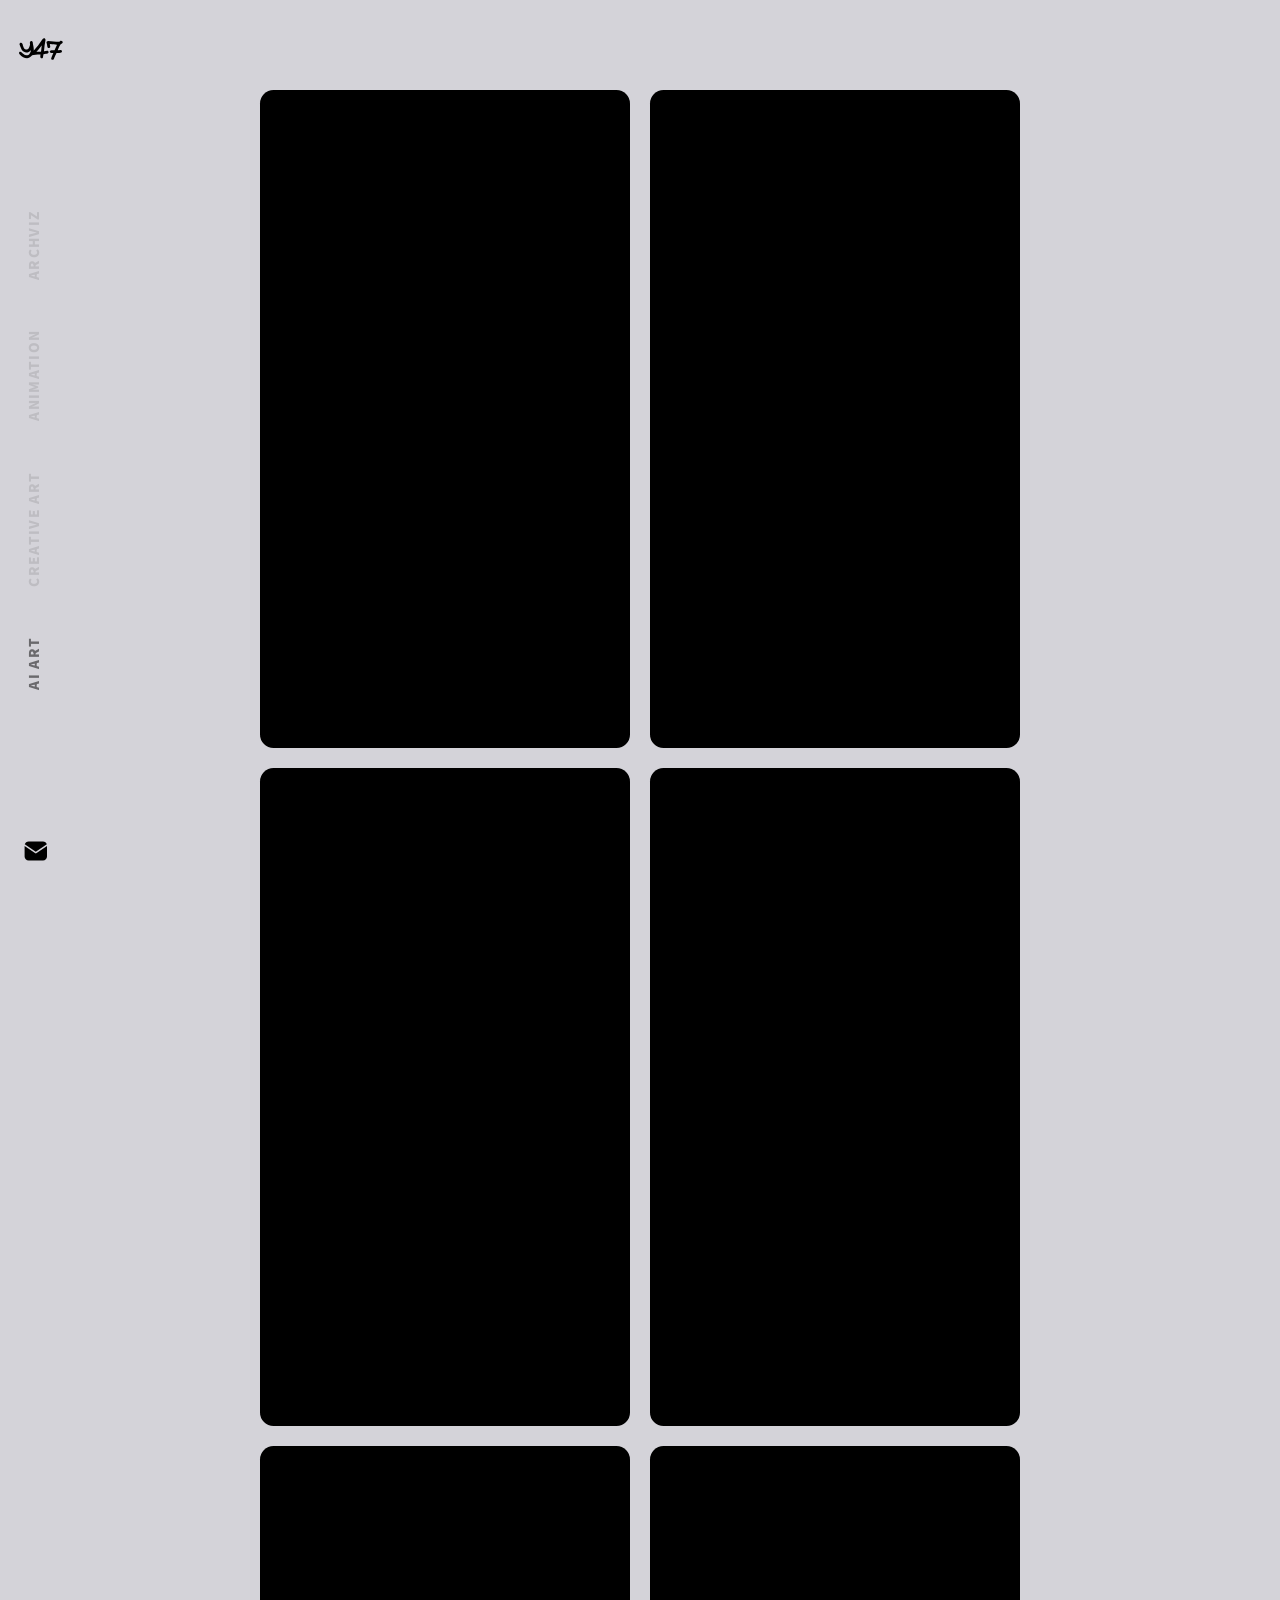
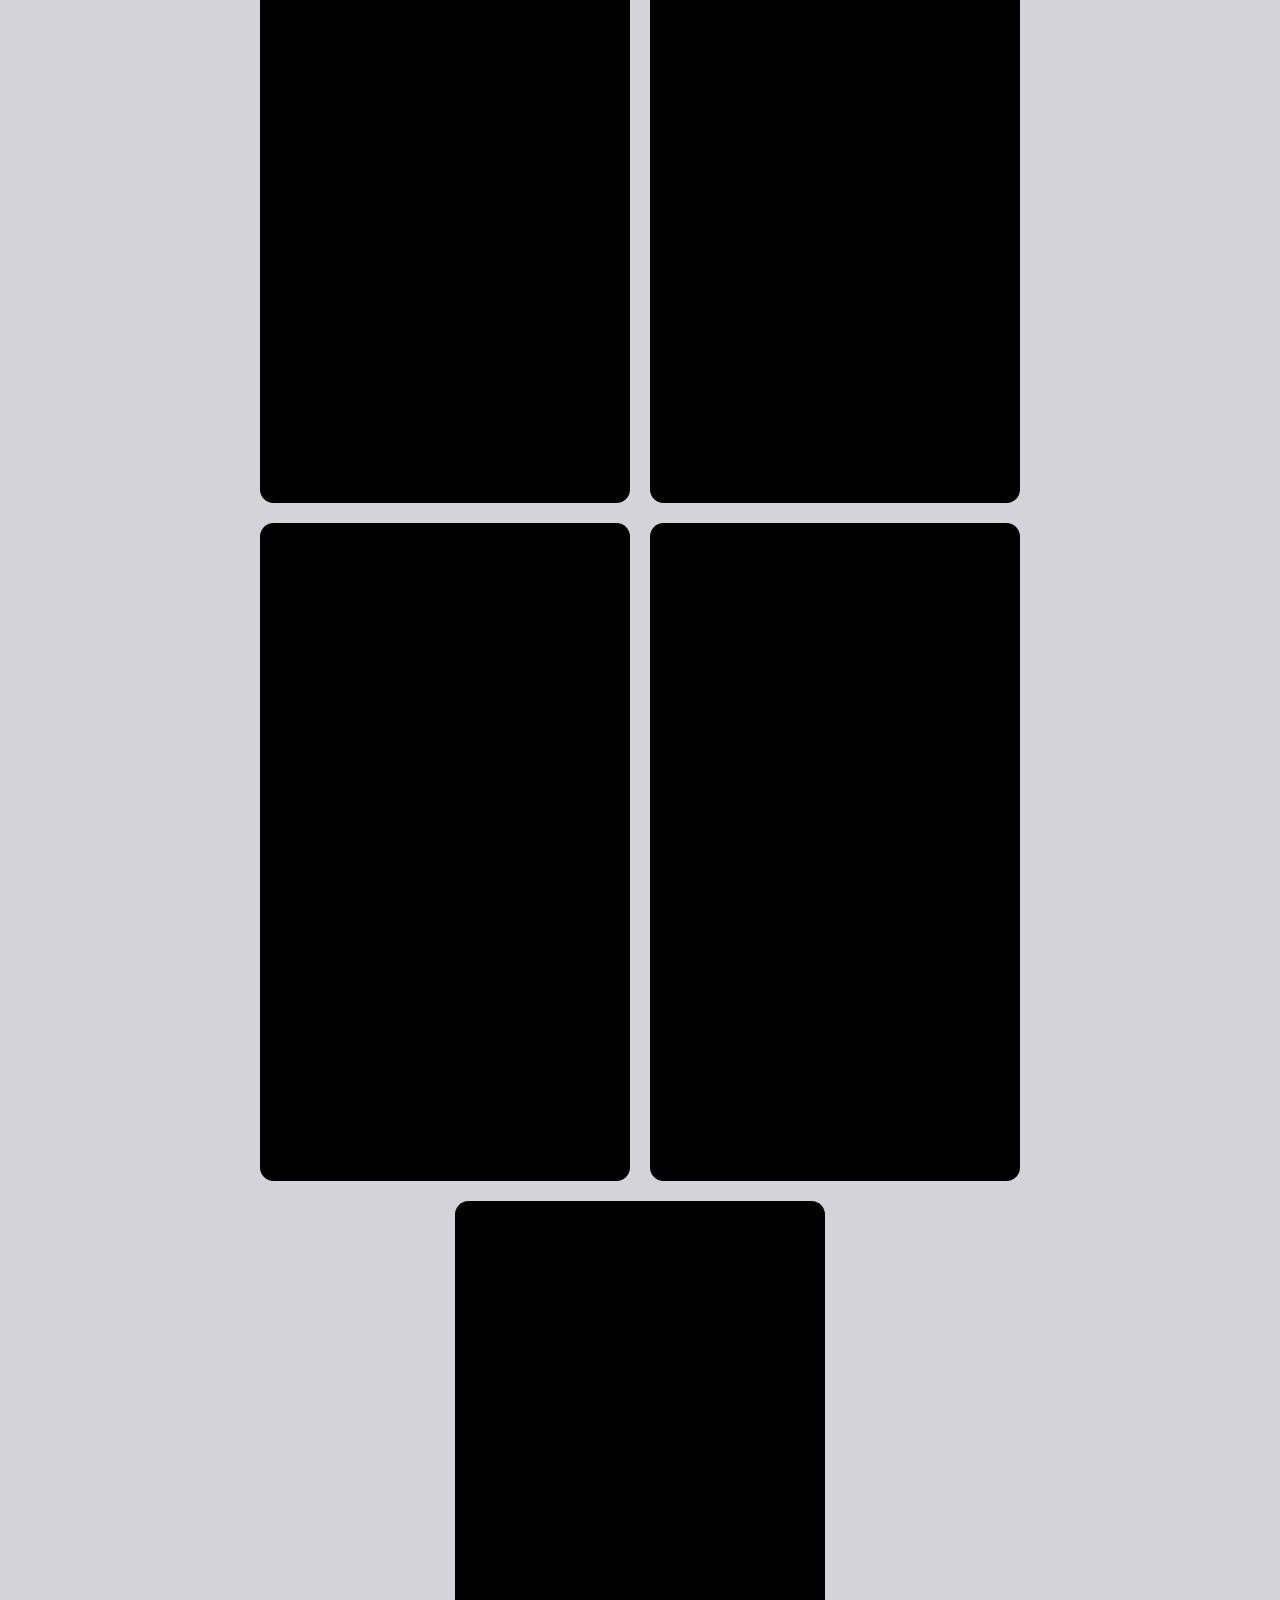
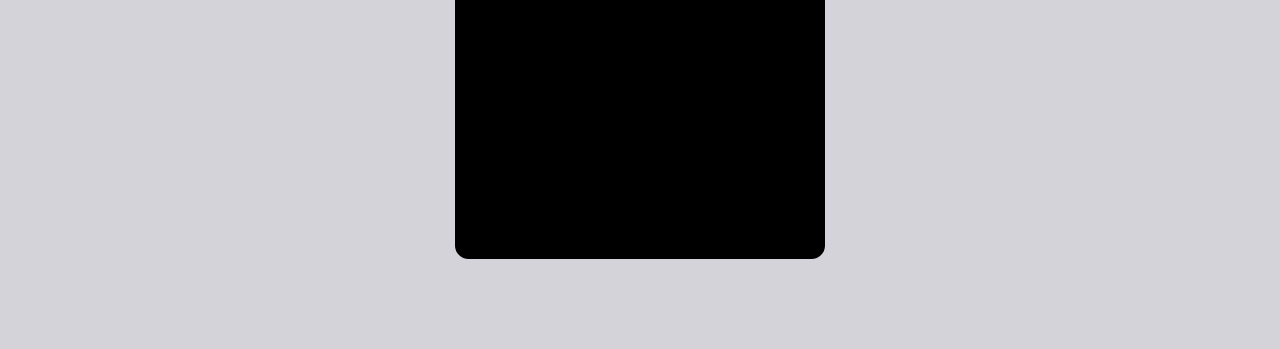
<file: ai-art.html>
<!DOCTYPE html>
<html lang="en"> 
<head>
    <meta charset="UTF-8"> 
    <meta name="viewport" content="width=device-width, initial-scale=1.0">
    <title>AI works</title>
    <link rel="stylesheet" href="style.css">
	
	<link rel="icon" href="/img/y47icon.svg" type="image/svg+xml" sizes="any">
	<link rel="icon" href="/img/y47icon.ico" sizes="32x32">
	<link rel="apple-touch-icon" href="/img/y47icon.png">
	
	<link rel="preconnect" href="https://fonts.googleapis.com">
	<link rel="preconnect" href="https://fonts.gstatic.com" crossorigin>
	<link href="https://fonts.googleapis.com/css2?family=Noto+Sans+JP:wght@400;600;900&display=swap" rel="stylesheet">
	
</head>
<body class="work-page" id="ai-page">

    <a href="index.html" class="logo-back">
        <img class="logo" src="img/logo-y47.svg" alt="Logo">
    </a>
	
            
	<div class="contact-container">
    <button type="button" id="menuBtn" class="contact-icon trigger-reset" style="background: none; border: none; cursor: pointer; padding: 0;">
        <svg viewBox="0 2 30 28" xmlns="http://www.w3.org/2000/svg" width="24" height="24">
            <path d="M16,16.8l13.8-9.2C29.2,5.5,27.3,4,25,4H7C4.7,4,2.8,5.5,2.2,7.6L16,16.8z" fill="black"></path>
            <path d="M16.6,18.8C16.4,18.9,16.2,19,16,19s-0.4-0.1-0.6-0.2L2,9.9V23c0,2.8,2.2,5,5,5h18c2.8,0,5-2.2,5-5V9.9L16.6,18.8z" fill="black"></path>
        </svg>
    </button>
</div>

<aside class="group-label">
    <a href="work-archviz.html" class="nav-link archviz-link" data-key="menu_archviz">ARCHVIZ</a>
    <a href="work-animation.html" class="nav-link animation-link" data-key="menu_animation">ANIMATION</a>
    <a href="work-creative-art.html" class="nav-link creative-link" data-key="menu_art">CREATIVE ART</a>
	<a href="ai-art.html" class="nav-link ai-link" data-key="menu_ai">AI ART</a>
</aside>
			
<div class="work-content-wrapper">	
	
  <div class="portfolio-grid vertical-section">
  
	
	<div class="media-unit">
        <div class="main-display vertical">
		<iframe src="https://player.vimeo.com/video/1203064441" loading="lazy"></iframe>
		</div>
    </div>
	
	<div class="media-unit">
        <div class="main-display vertical">
		<iframe src="https://player.vimeo.com/video/1203064439" loading="lazy"></iframe>
		</div>
    </div>
	
	
	<div class="media-unit">
        <div class="main-display vertical">
		<iframe src="https://player.vimeo.com/video/1203064440" loading="lazy"></iframe>
		</div>
    </div>


	<div class="media-unit">
        <div class="main-display vertical">
		<iframe src="https://player.vimeo.com/video/1203065859" loading="lazy"></iframe>
		</div>
    </div>
	
	<div class="media-unit">
        <div class="main-display vertical">
		<iframe src="https://player.vimeo.com/video/1203074361" loading="lazy"></iframe>
		</div>
    </div>
	
	
	<div class="media-unit">
        <div class="main-display vertical">
		<iframe src="https://player.vimeo.com/video/1203182570" loading="lazy"></iframe>
		</div>
    </div>

	  
	<div class="media-unit">
        <div class="main-display vertical">
		<iframe src="https://player.vimeo.com/video/1203198560" loading="lazy"></iframe>
		</div>
    </div>

	<div class="media-unit">
        <div class="main-display vertical">
		<iframe src="https://player.vimeo.com/video/1203217654" loading="lazy"></iframe>
		</div>
    </div>

	<div class="media-unit">
        <div class="main-display vertical">
		<iframe src="https://player.vimeo.com/video/1203228055" loading="lazy"></iframe>
		</div>
    </div>
	
  </div>
  
  <div class="popup-wrapper">
    <div id="popupMenu" class="popup-container">
        <div class="menu-content">
    <a href="https://t.me/yng_47" target="_blank">
        <svg class="pop-icon" viewBox="2 4 26 22" xmlns="http://www.w3.org/2000/svg" preserveAspectRatio="xMidYMid">
            <path d="M4.69506 13.5888C12.0802 10.3398 21.6372 6.37873 22.9564 5.83048C26.4169 4.39552 27.4787 4.67053 26.9493 7.84835C26.5691 10.1324 25.472 17.6945 24.5976 22.4013C24.0788 25.1924 22.9147 25.5233 21.0843 24.3157C20.204 23.7346 15.7611 20.7965 14.7968 20.1066C13.9165 19.4779 12.7025 18.7216 14.225 17.232C14.7668 16.7014 18.3184 13.3102 21.0854 10.6707C21.448 10.324 20.9926 9.75458 20.5742 10.0325C16.8446 12.5058 11.6736 15.9387 11.0155 16.3858C10.0212 17.061 9.06634 17.3707 7.35226 16.8783C6.05716 16.5063 4.79202 16.0626 4.2996 15.8934C2.40336 15.2423 2.85347 14.3991 4.69506 13.5888Z" fill="black"></path>
        </svg>
    </a>

    <a href="https://www.instagram.com/young_47_/">
        <svg class="pop-icon" viewBox="0 0 30 30" xmlns="http://www.w3.org/2000/svg" preserveAspectRatio="xMidYMid">
            <path d="M9.99805 3C6.13905 3 3 6.14195 3 10.002V20.002C3 23.861 6.14195 27 10.002 27H20.002C23.861 27 27 23.858 27 19.998V9.99805C27 6.13905 23.858 3 19.998 3H9.99805ZM22 7C22.552 7 23 7.448 23 8C23 8.552 22.552 9 22 9C21.448 9 21 8.552 21 8C21 7.448 21.448 7 22 7ZM15 9C18.309 9 21 11.691 21 15C21 18.309 18.309 21 15 21C11.691 21 9 18.309 9 15C9 11.691 11.691 9 15 9ZM15 11C13.9391 11 12.9217 11.4214 12.1716 12.1716C11.4214 12.9217 11 13.9391 11 15C11 16.0609 11.4214 17.0783 12.1716 17.8284C12.9217 18.5786 13.9391 19 15 19C16.0609 19 17.0783 18.5786 17.8284 17.8284C18.5786 17.0783 19 16.0609 19 15C19 13.9391 18.5786 12.9217 17.8284 12.1716C17.0783 11.4214 16.0609 11 15 11V11Z" fill="black"></path>
        </svg>
    </a>

    <a href="mailto:kryuchkov.design@gmail.com">
        <svg class="pop-icon" viewBox="2 4 28 24" xmlns="http://www.w3.org/2000/svg" preserveAspectRatio="xMidYMid">
            <path d="M16,16.8l13.8-9.2C29.2,5.5,27.3,4,25,4H7C4.7,4,2.8,5.5,2.2,7.6L16,16.8z" fill="black"></path>
            <path d="M16.6,18.8C16.4,18.9,16.2,19,16,19s-0.4-0.1-0.6-0.2L2,9.9V23c0,2.8,2.2,5,5,5h18c2.8,0,5-2.2,5-5V9.9L16.6,18.8z" fill="black"></path>
        </svg>
    </a>
		</div>
    </div>
  </div>
  
</div>
	<script src="popup.js"></script>
	<script src="mediablur.js"></script>
    <script src="slideshow.js"></script>
</body>

</html>
</file>
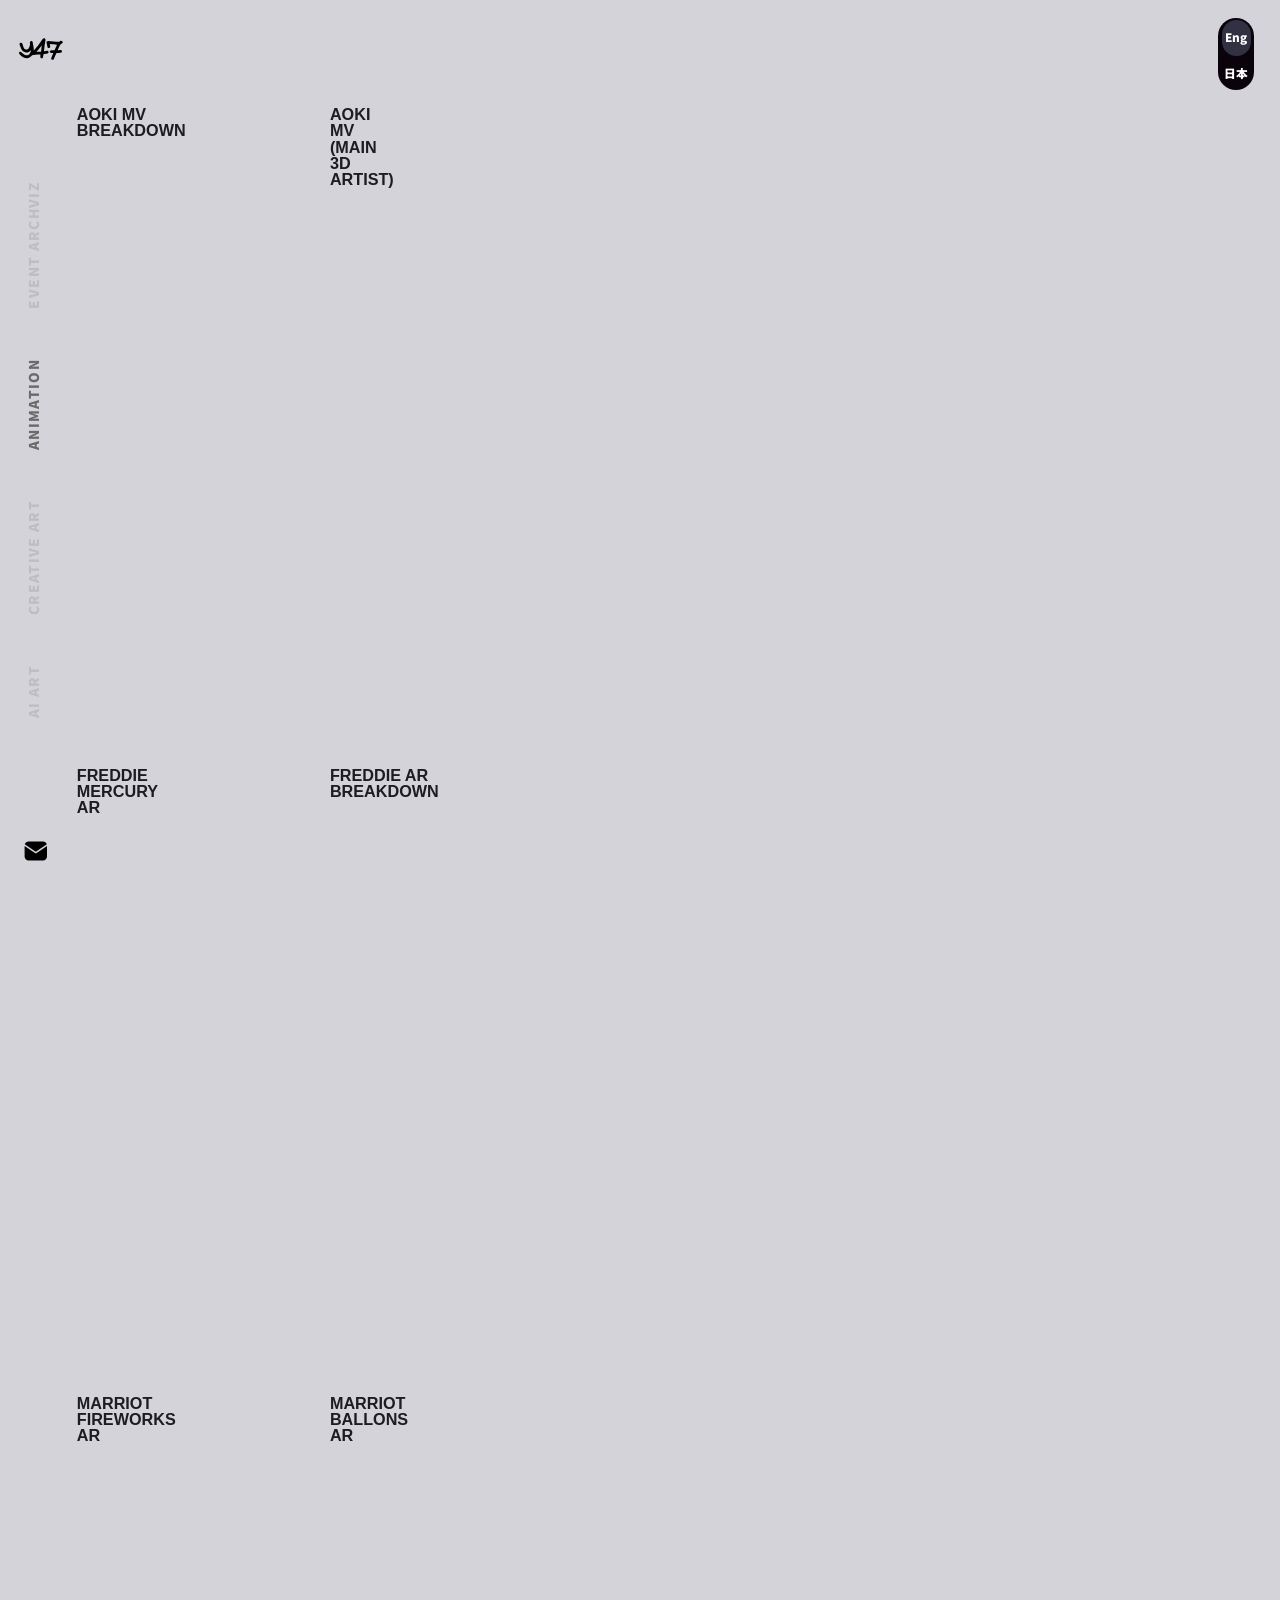
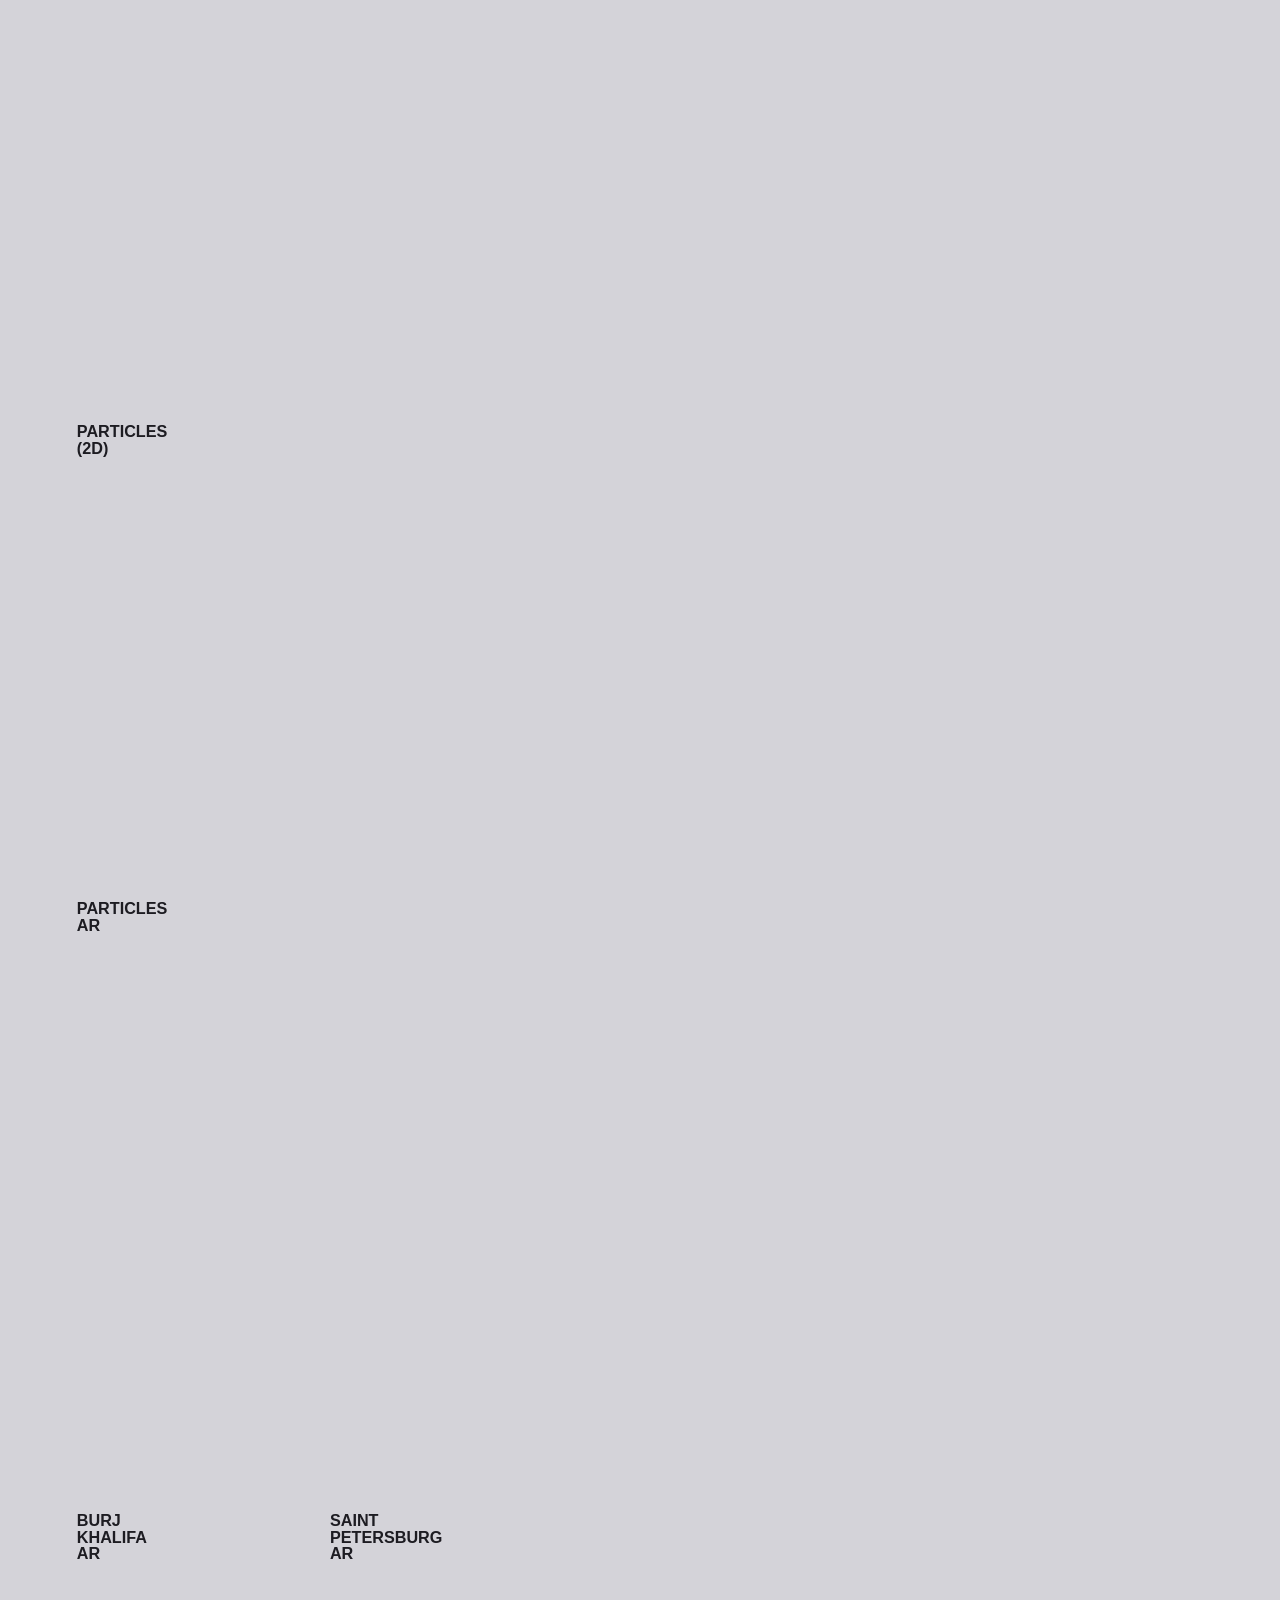
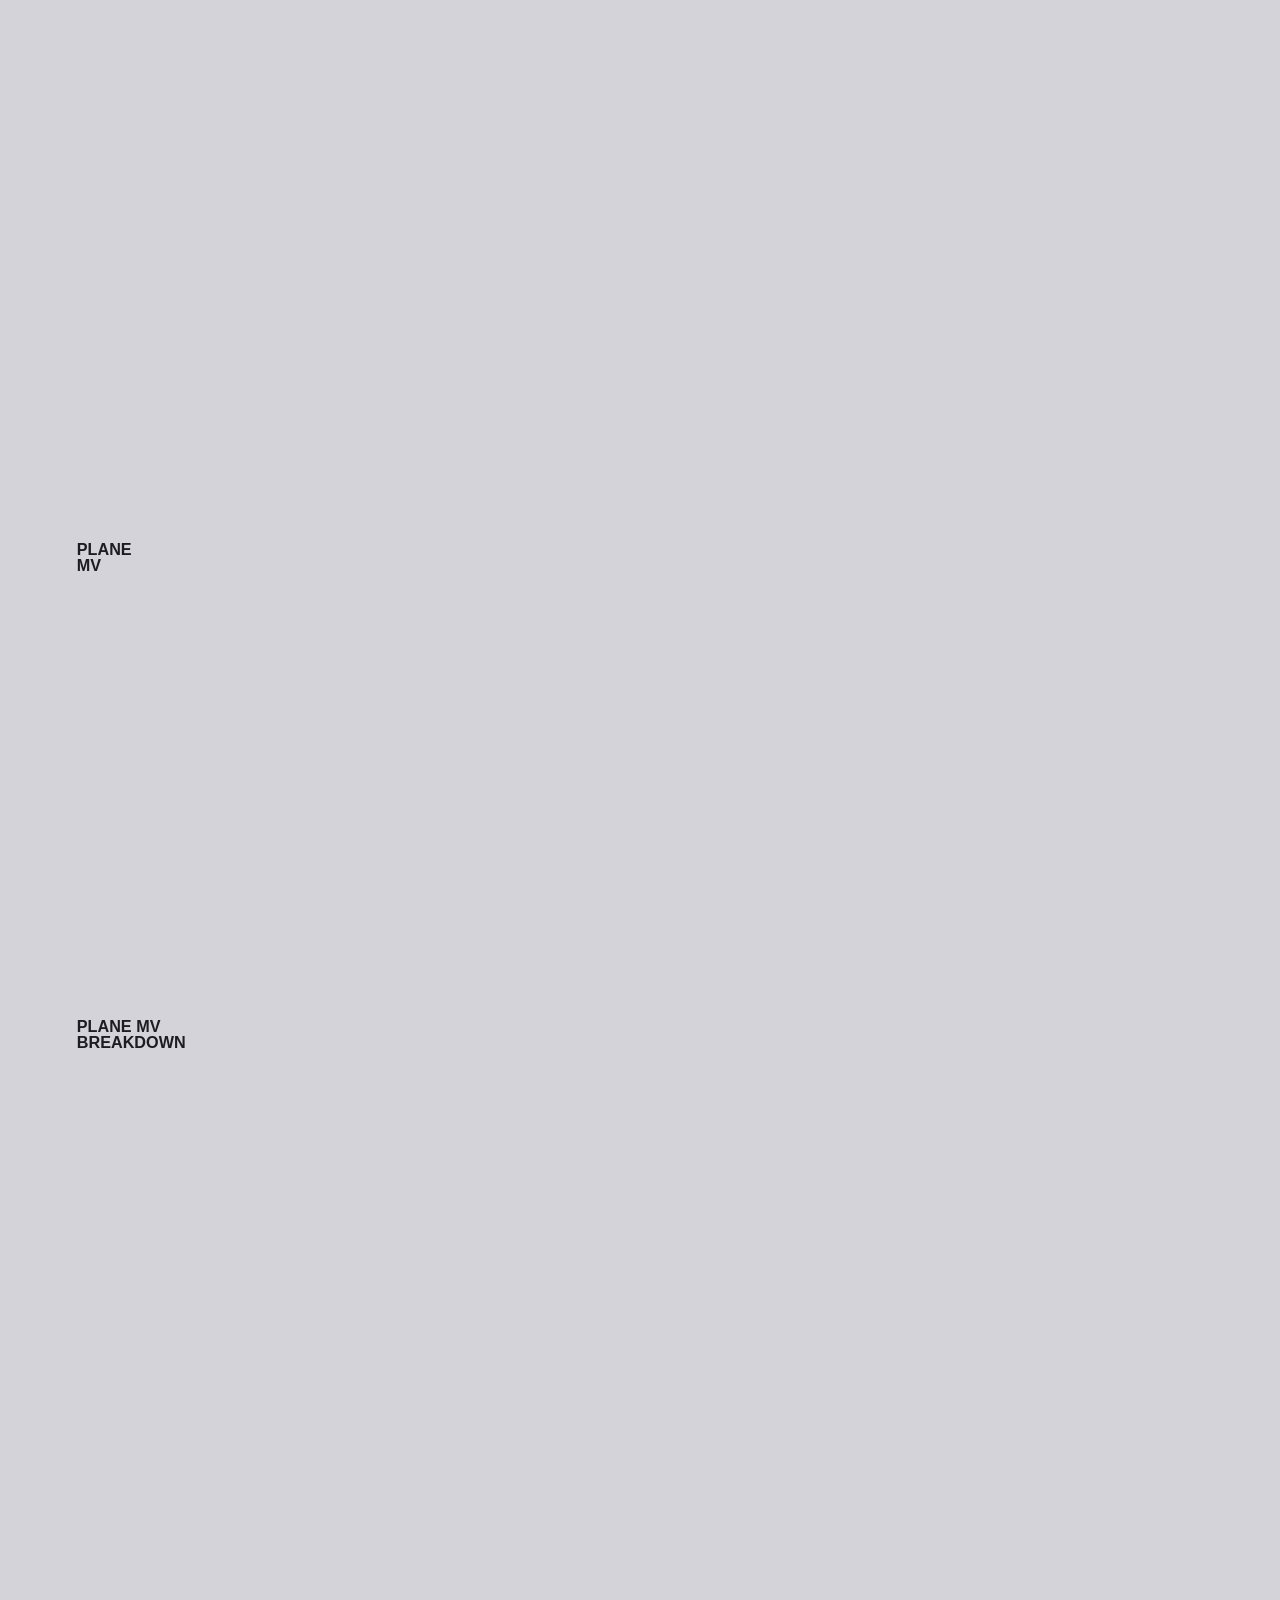
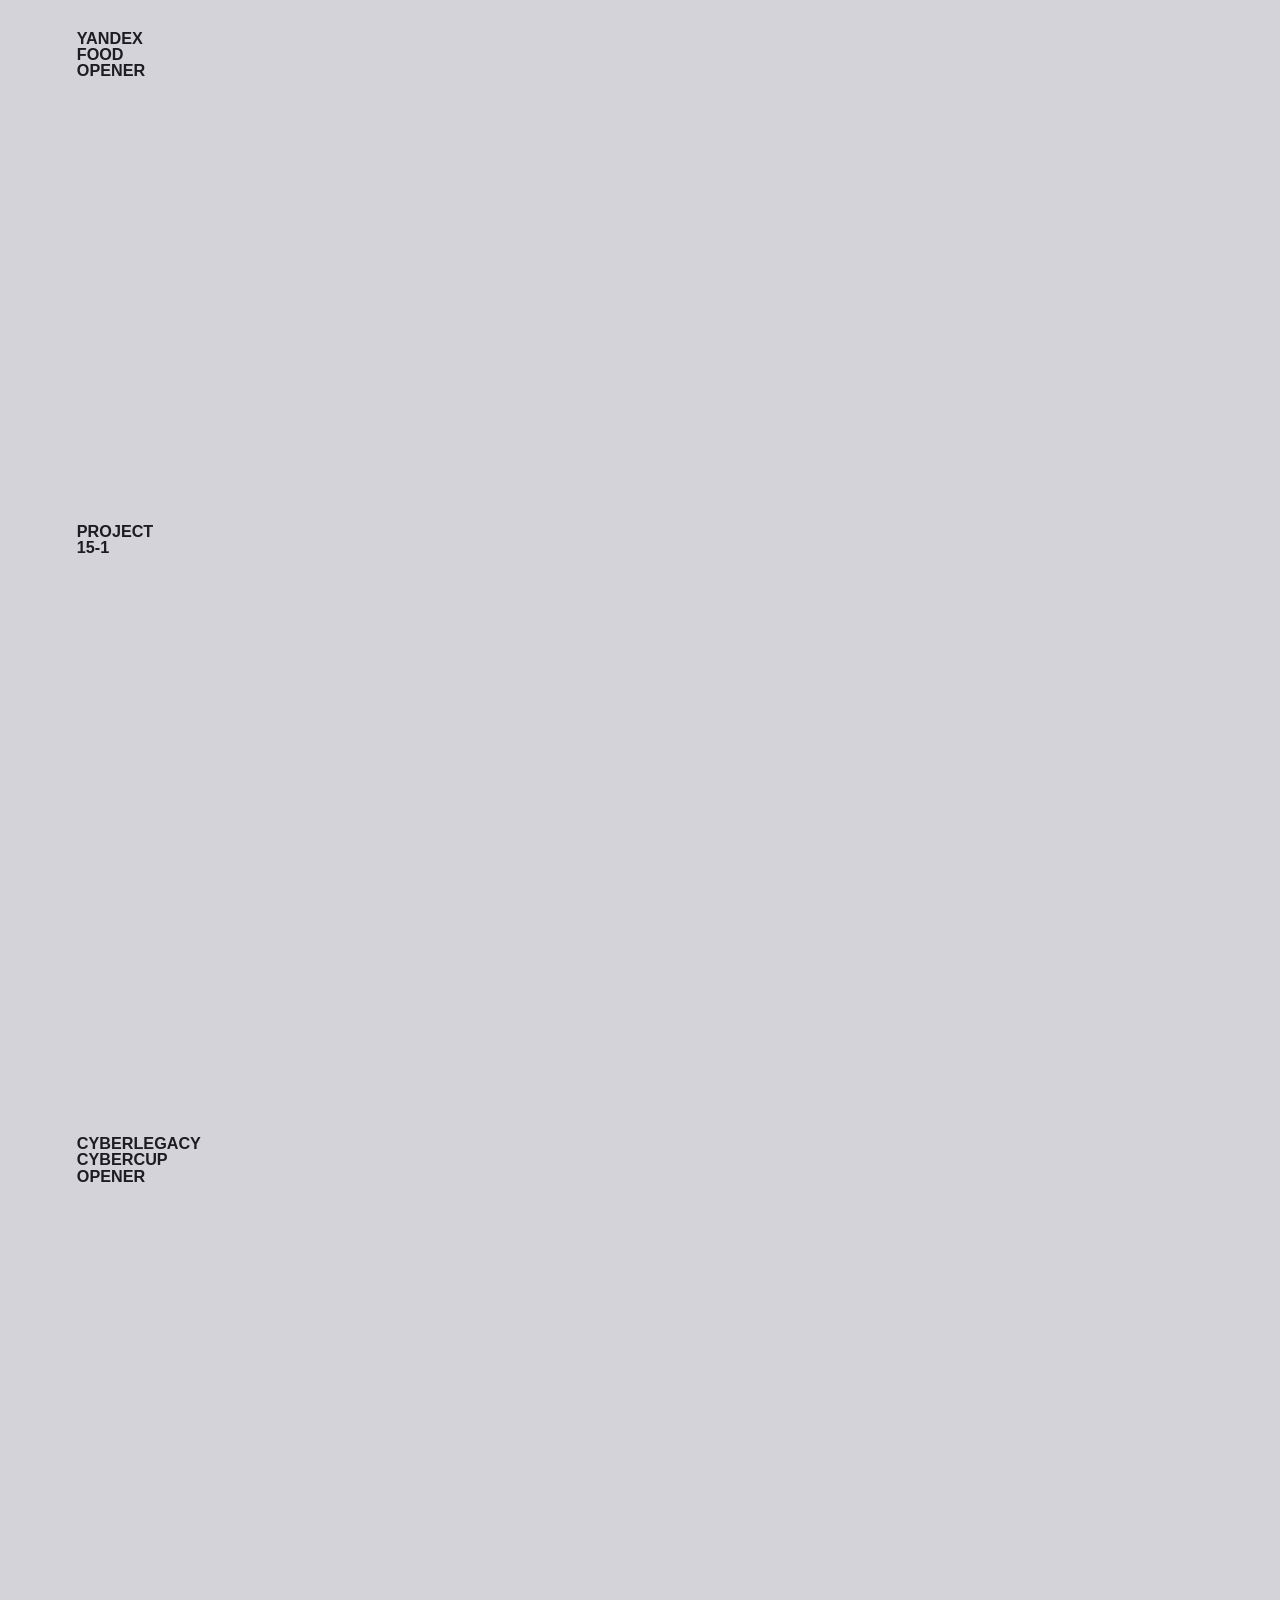
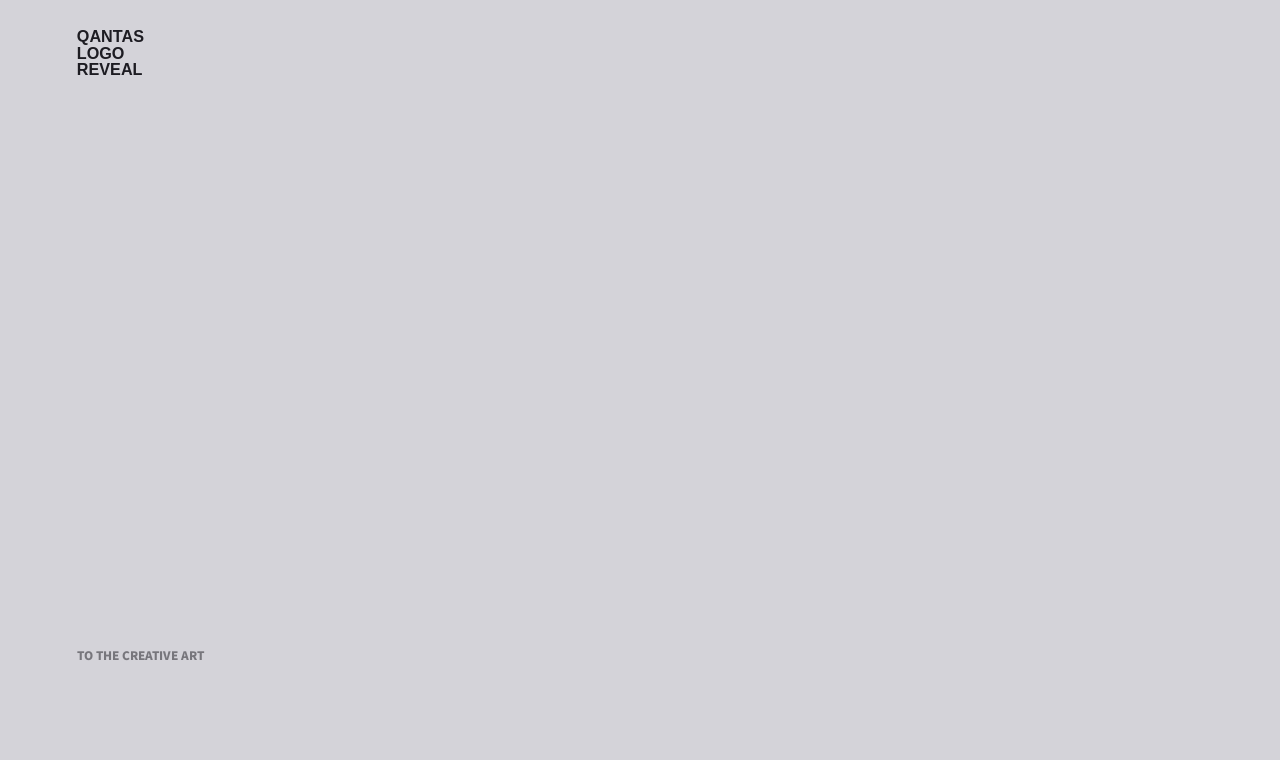
<file: work-animation.html>
<!DOCTYPE html>
<html lang="en">
<head>
    <meta charset="UTF-8"> 
    <meta name="viewport" content="width=device-width, initial-scale=1.0">
    <title>Work</title>
    <link rel="stylesheet" href="style.css">
	
	<link rel="icon" href="/img/y47icon.svg" type="image/svg+xml" sizes="any">
	<link rel="icon" href="/img/y47icon.ico" sizes="32x32"> 
	<link rel="apple-touch-icon" href="/img/y47icon.png">

	<link rel="preconnect" href="https://fonts.googleapis.com">
	<link rel="preconnect" href="https://fonts.gstatic.com" crossorigin>
	<link href="https://fonts.googleapis.com/css2?family=Noto+Sans+JP:wght@400;600;900&display=swap" rel="stylesheet">
	
</head>
<body class="work-page" id="animation-page">

    <a href="/" class="logo-back">
        <img class="logo" src="img/logo-y47.svg" alt="Logo">
    </a>
	
	<script src="lang-switch.js"></script>
              <div class="lang-switch-eng" style="position: fixed; top: 2%; right: 2%; width: 4vh;">
                <div class="eng">
					<div class="rectangle-2"></div>
					<div class="text-wrapper-3" style="font-size: 1.3vh;">Eng</div>
				</div>
                <div class="jp">
                  <div class="rectangle-2"></div>
                  <div class="text-wrapper-3" style="font-size: 1.3vh;">日本</div>
                </div>
              </div>
            
	<div class="contact-container">
    <button type="button" id="menuBtn" class="contact-icon trigger-reset" style="background: none; border: none; cursor: pointer; padding: 0;">
        <svg viewBox="0 2 30 28" xmlns="http://www.w3.org/2000/svg" width="24" height="24">
            <path d="M16,16.8l13.8-9.2C29.2,5.5,27.3,4,25,4H7C4.7,4,2.8,5.5,2.2,7.6L16,16.8z" fill="black"></path>
            <path d="M16.6,18.8C16.4,18.9,16.2,19,16,19s-0.4-0.1-0.6-0.2L2,9.9V23c0,2.8,2.2,5,5,5h18c2.8,0,5-2.2,5-5V9.9L16.6,18.8z" fill="black"></path>
        </svg>
    </button>
</div>
	
<aside class="group-label">
    <a href="work-archviz.html" class="nav-link archviz-link" data-key="menu_archviz">ARCHVIZ</a>
    <a href="work-animation.html" class="nav-link animation-link" data-key="menu_animation">ANIMATION</a>
    <a href="work-creative-art.html" class="nav-link creative-link" data-key="menu_art">CREATIVE ART</a>
	<a href="ai-art.html" class="nav-link ai-link" data-key="menu_ai">AI ART</a>
</aside>

    <div class="portfolio-container">
            <div class="group-content">
			
<article class="project-entry"> <!-- PROJECT 1 PROJECT 1 PROJECT 1 PROJECT 1 PROJECT 1 PROJECT 1 PROJECT 1 PROJECT 1 PROJECT 1 PROJECT 1 PROJECT 1 PROJECT 1 -->
    <div class="media-row">
        
        <div class="video-unit">
          <h3 class="text-wrapper-2 project-title">AOKI MV BREAKDOWN</h3>
            <div class="main-display vertical">
                <iframe src="https://player.vimeo.com/video/935780477?badge=0&amp;autopause=0&amp;player_id=0&amp;app_id=58479" loading="lazy" 
                frameborder="0" allow="autoplay; fullscreen; picture-in-picture" 
                title="Vimeo Video"></iframe>
            </div>
        </div>

        <div class="video-unit">
          <h3 class="text-wrapper-2 project-title">AOKI MV (main 3d artist)</h3>
            <div class="main-display">
                <iframe 
				src="https://www.youtube.com/embed/COVqQjNzJD4" 
				title="YouTube video player" 
				frameborder="0" 
				allow="accelerometer; autoplay; clipboard-write; encrypted-media; gyroscope; picture-in-picture; web-share" 
				referrerpolicy="strict-origin-when-cross-origin" 
				allowfullscreen 
				loading="lazy">
				</iframe>
            </div>
        </div>

    </div>
</article>

<article class="project-entry"> <!-- PROJECT 2 PROJECT 2 PROJECT 2 PROJECT 2 PROJECT 2 PROJECT 2 PROJECT 2 PROJECT 2 PROJECT 2 PROJECT 2 PROJECT 2 PROJECT 2 -->
    <div class="media-row">
        
        <div class="video-unit">
          <h3 class="text-wrapper-2 project-title">FREDDIE MERCURY ar</h3>
            <div class="main-display vertical">
                <iframe src="https://player.vimeo.com/video/935773839?badge=0&amp;autopause=0&amp;player_id=0&amp;app_id=58479" loading="lazy" 
                frameborder="0" allow="autoplay; fullscreen; picture-in-picture" 
                title="Vimeo Video"></iframe>
            </div>
        </div>

        <div class=" video-unit">
          <h3 class="text-wrapper-2 project-title">FREDDIE ar BREAKDOWN</h3>
            <div class="main-display vertical">
                <iframe src="https://player.vimeo.com/video/935775357?badge=0&amp;autopause=0&amp;player_id=0&amp;app_id=58479" loading="lazy" 
                frameborder="0" allow="autoplay; fullscreen; picture-in-picture" 
                title="Vimeo Video"></iframe>
            </div>
        </div>

    </div>
</article>

<article class="project-entry"> <!-- PROJECT 3 PROJECT 3 PROJECT 3 PROJECT 3 PROJECT 3 PROJECT 3 PROJECT 3 PROJECT 3 PROJECT 3 PROJECT 3 PROJECT 3 PROJECT 3 -->
    <div class="media-row">
        
        <div class=" video-unit">
          <h3 class="text-wrapper-2 project-title">MARRIOT FIREWORKS ar</h3>
            <div class="main-display vertical">
                <iframe src="https://player.vimeo.com/video/935777400?badge=0&amp;autopause=0&amp;player_id=0&amp;app_id=58479" loading="lazy" 
                frameborder="0" allow="autoplay; fullscreen; picture-in-picture" 
                title="Vimeo Video"></iframe>
            </div>
        </div>

        <div class=" video-unit">
          <h3 class="text-wrapper-2 project-title">MARRIOT BALLONS ar</h3>
            <div class="main-display vertical">
                <iframe src="https://player.vimeo.com/video/935777977?badge=0&amp;autopause=0&amp;player_id=0&amp;app_id=58479" loading="lazy" 
                frameborder="0" allow="autoplay; fullscreen; picture-in-picture" 
                title="Vimeo Video"></iframe>
            </div>
        </div>

    </div>
</article>

<article class="project-entry"> <!-- PROJECT 3.5 PROJECT 3.5 PROJECT 3.5 PROJECT 3.5 PROJECT 3.5 PROJECT 3.5 PROJECT 3.5 PROJECT 3.5 PROJECT 3.5 PROJECT 3.5  -->
    <div class="media-row">
        
        <div class=" video-unit">
          <h3 class="text-wrapper-2 project-title">Particles (2D)</h3>
            <div class="main-display">
                <iframe src="https://player.vimeo.com/video/https://vimeo.com/1198382327?fl=ip&fe=ec?badge=0&amp;autopause=0&amp;player_id=0&amp;app_id=58479" loading="lazy" 
                frameborder="0" allow="autoplay; fullscreen; picture-in-picture" 
                title="Vimeo Video"></iframe>
            </div>
        </div>

        <div class=" video-unit">
          <h3 class="text-wrapper-2 project-title">Particles AR</h3>
            <div class="main-display">
                <iframe src="https://player.vimeo.com/video/1198382287?badge=0&amp;autopause=0&amp;player_id=0&amp;app_id=58479" loading="lazy" 
                frameborder="0" allow="autoplay; fullscreen; picture-in-picture" 
                title="Vimeo Video"></iframe>
            </div>
        </div>

    </div>
</article>
				
<article class="project-entry"> <!-- PROJECT 4 PROJECT 4 PROJECT 4 PROJECT 4 PROJECT 4 PROJECT 4 PROJECT 4 PROJECT 4 PROJECT 4 PROJECT 4 PROJECT 4 PROJECT 4 -->
    <div class="media-row">
        
        <div class=" video-unit">
          <h3 class="text-wrapper-2 project-title">burj khalifa ar</h3>
            <div class="main-display vertical">
                <iframe src="https://player.vimeo.com/video/903744829?badge=0&amp;autopause=0&amp;player_id=0&amp;app_id=58479" loading="lazy" 
                frameborder="0" allow="autoplay; fullscreen; picture-in-picture" 
                title="Vimeo Video"></iframe>
            </div>
        </div>

        <div class=" video-unit">
          <h3 class="text-wrapper-2 project-title">Saint PETERSBURG AR</h3>
            <div class="main-display">
                <iframe src="https://player.vimeo.com/video/935781000?badge=0&amp;autopause=0&amp;player_id=0&amp;app_id=58479" loading="lazy" 
                frameborder="0" allow="autoplay; fullscreen; picture-in-picture" 
                title="Vimeo Video"></iframe>
            </div>
        </div>

    </div>
</article>

<article class="project-entry"> <!-- PROJECT 5 PROJECT 5 PROJECT 5 PROJECT 5 PROJECT 5 PROJECT 5 PROJECT 5 PROJECT 5 PROJECT 5 PROJECT 5 PROJECT 5 PROJECT 5 -->
    <div class="media-row">
        
        <div class=" video-unit">
          <h3 class="text-wrapper-2 project-title">PLANE MV</h3>
            <div class="main-display">
                <iframe src="https://player.vimeo.com/video/935783631?badge=0&amp;autopause=0&amp;player_id=0&amp;app_id=58479" loading="lazy" 
                frameborder="0" allow="autoplay; fullscreen; picture-in-picture" 
                title="Vimeo Video"></iframe>
            </div>
        </div>

        <div class=" video-unit">
          <h3 class="text-wrapper-2 project-title">PLANE MV BREAKDOWN</h3>
            <div class="main-display">
                <iframe src="https://player.vimeo.com/video/935782781?badge=0&amp;autopause=0&amp;player_id=0&amp;app_id=58479" loading="lazy" 
                frameborder="0" allow="autoplay; fullscreen; picture-in-picture" 
                title="Vimeo Video"></iframe>
            </div>
        </div>

    </div>
</article>

<article class="project-entry"> <!-- PROJECT 6 PROJECT 6 PROJECT 6 PROJECT 6 PROJECT 6 PROJECT 6 PROJECT 6 PROJECT 6 PROJECT 6 PROJECT 6 PROJECT 6 PROJECT 6 -->
    <div class="media-row">
        
        <div class=" video-unit">
          <h3 class="text-wrapper-2 project-title">yandex food opener</h3>
            <div class="main-display">
                <iframe src="https://player.vimeo.com/video/646360227?badge=0&amp;autopause=0&amp;player_id=0&amp;app_id=58479" loading="lazy" 
                frameborder="0" allow="autoplay; fullscreen; picture-in-picture" 
                title="Vimeo Video"></iframe>
            </div>
        </div>

        <div class=" video-unit">
          <h3 class="text-wrapper-2 project-title">project 15-1</h3>
            <div class="main-display">
                <iframe src="https://player.vimeo.com/video/560004468?badge=0&amp;autopause=0&amp;player_id=0&amp;app_id=58479" loading="lazy" 
                frameborder="0" allow="autoplay; fullscreen; picture-in-picture" 
                title="Vimeo Video"></iframe>
            </div>
        </div>

    </div>
</article>

<article class="project-entry"> <!-- PROJECT 7 PROJECT 7 PROJECT 7 PROJECT 7 PROJECT 7 PROJECT 7 PROJECT 7 PROJECT 7 PROJECT 7 PROJECT 7 PROJECT 7 PROJECT 7 -->
    <div class="media-row">
        
        <div class=" video-unit">
          <h3 class="text-wrapper-2 project-title">cyberlegacy cybercup opener</h3>
            <div class="main-display">
                <iframe src="https://player.vimeo.com/video/442801791?badge=0&amp;autopause=0&amp;player_id=0&amp;app_id=58479" loading="lazy" 
                frameborder="0" allow="autoplay; fullscreen; picture-in-picture" 
                title="Vimeo Video"></iframe>
            </div>
        </div>

        <div class=" video-unit">
          <h3 class="text-wrapper-2 project-title">Qantas logo reveal</h3>
            <div class="main-display">
                <iframe src="https://player.vimeo.com/video/875094210?badge=0&amp;autopause=0&amp;player_id=0&amp;app_id=58479" loading="lazy" 
                frameborder="0" allow="autoplay; fullscreen; picture-in-picture" 
                title="Vimeo Video"></iframe>
            </div>
        </div>

    </div>
</article>
				
            </div>
        
		
		<div class="page-transition">
    <a href="/work-creative-art" class="text-wrapper-2">TO THE CREATIVE ART</a>
</div>
<div class="popup-wrapper">
    <div id="popupMenu" class="popup-container">
        <div class="menu-content">
    <a href="https://t.me/yng_47" target="_blank">
        <svg class="pop-icon" viewBox="2 4 26 22" xmlns="http://www.w3.org/2000/svg" preserveAspectRatio="xMidYMid">
            <path d="M4.69506 13.5888C12.0802 10.3398 21.6372 6.37873 22.9564 5.83048C26.4169 4.39552 27.4787 4.67053 26.9493 7.84835C26.5691 10.1324 25.472 17.6945 24.5976 22.4013C24.0788 25.1924 22.9147 25.5233 21.0843 24.3157C20.204 23.7346 15.7611 20.7965 14.7968 20.1066C13.9165 19.4779 12.7025 18.7216 14.225 17.232C14.7668 16.7014 18.3184 13.3102 21.0854 10.6707C21.448 10.324 20.9926 9.75458 20.5742 10.0325C16.8446 12.5058 11.6736 15.9387 11.0155 16.3858C10.0212 17.061 9.06634 17.3707 7.35226 16.8783C6.05716 16.5063 4.79202 16.0626 4.2996 15.8934C2.40336 15.2423 2.85347 14.3991 4.69506 13.5888Z" fill="black"></path>
        </svg>
    </a>

    <a href="https://www.instagram.com/young_47_/">
        <svg class="pop-icon" viewBox="0 0 30 30" xmlns="http://www.w3.org/2000/svg" preserveAspectRatio="xMidYMid">
            <path d="M9.99805 3C6.13905 3 3 6.14195 3 10.002V20.002C3 23.861 6.14195 27 10.002 27H20.002C23.861 27 27 23.858 27 19.998V9.99805C27 6.13905 23.858 3 19.998 3H9.99805ZM22 7C22.552 7 23 7.448 23 8C23 8.552 22.552 9 22 9C21.448 9 21 8.552 21 8C21 7.448 21.448 7 22 7ZM15 9C18.309 9 21 11.691 21 15C21 18.309 18.309 21 15 21C11.691 21 9 18.309 9 15C9 11.691 11.691 9 15 9ZM15 11C13.9391 11 12.9217 11.4214 12.1716 12.1716C11.4214 12.9217 11 13.9391 11 15C11 16.0609 11.4214 17.0783 12.1716 17.8284C12.9217 18.5786 13.9391 19 15 19C16.0609 19 17.0783 18.5786 17.8284 17.8284C18.5786 17.0783 19 16.0609 19 15C19 13.9391 18.5786 12.9217 17.8284 12.1716C17.0783 11.4214 16.0609 11 15 11V11Z" fill="black"></path>
        </svg>
    </a>

    <a href="mailto:kryuchkov.design@gmail.com">
        <svg class="pop-icon" viewBox="2 4 28 24" xmlns="http://www.w3.org/2000/svg" preserveAspectRatio="xMidYMid">
            <path d="M16,16.8l13.8-9.2C29.2,5.5,27.3,4,25,4H7C4.7,4,2.8,5.5,2.2,7.6L16,16.8z" fill="black"></path>
            <path d="M16.6,18.8C16.4,18.9,16.2,19,16,19s-0.4-0.1-0.6-0.2L2,9.9V23c0,2.8,2.2,5,5,5h18c2.8,0,5-2.2,5-5V9.9L16.6,18.8z" fill="black"></path>
        </svg>
    </a>
		</div>
    </div>
  </div>
    </div>
	<script src="popup.js"></script>
	<script src="mediablur.js"></script>
    <script src="slideshow.js"></script>
</body>
</html>
</file>
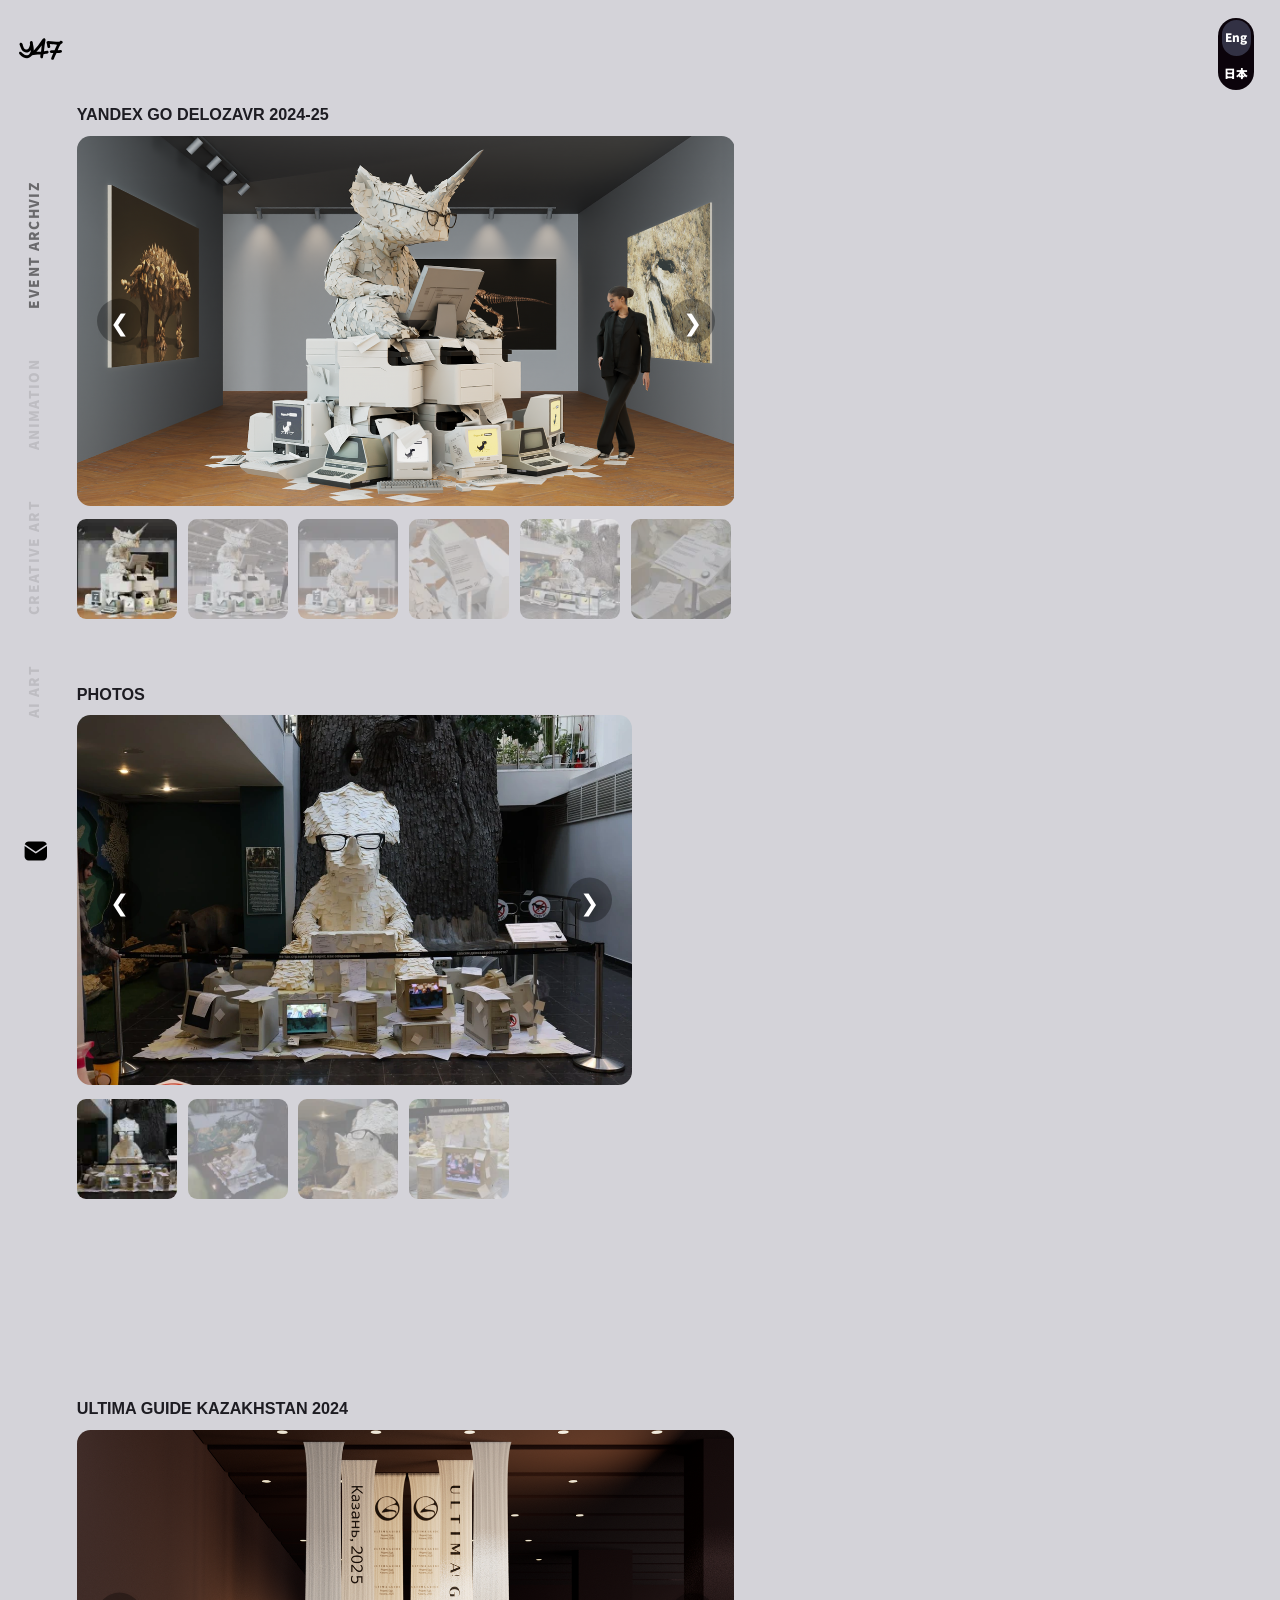
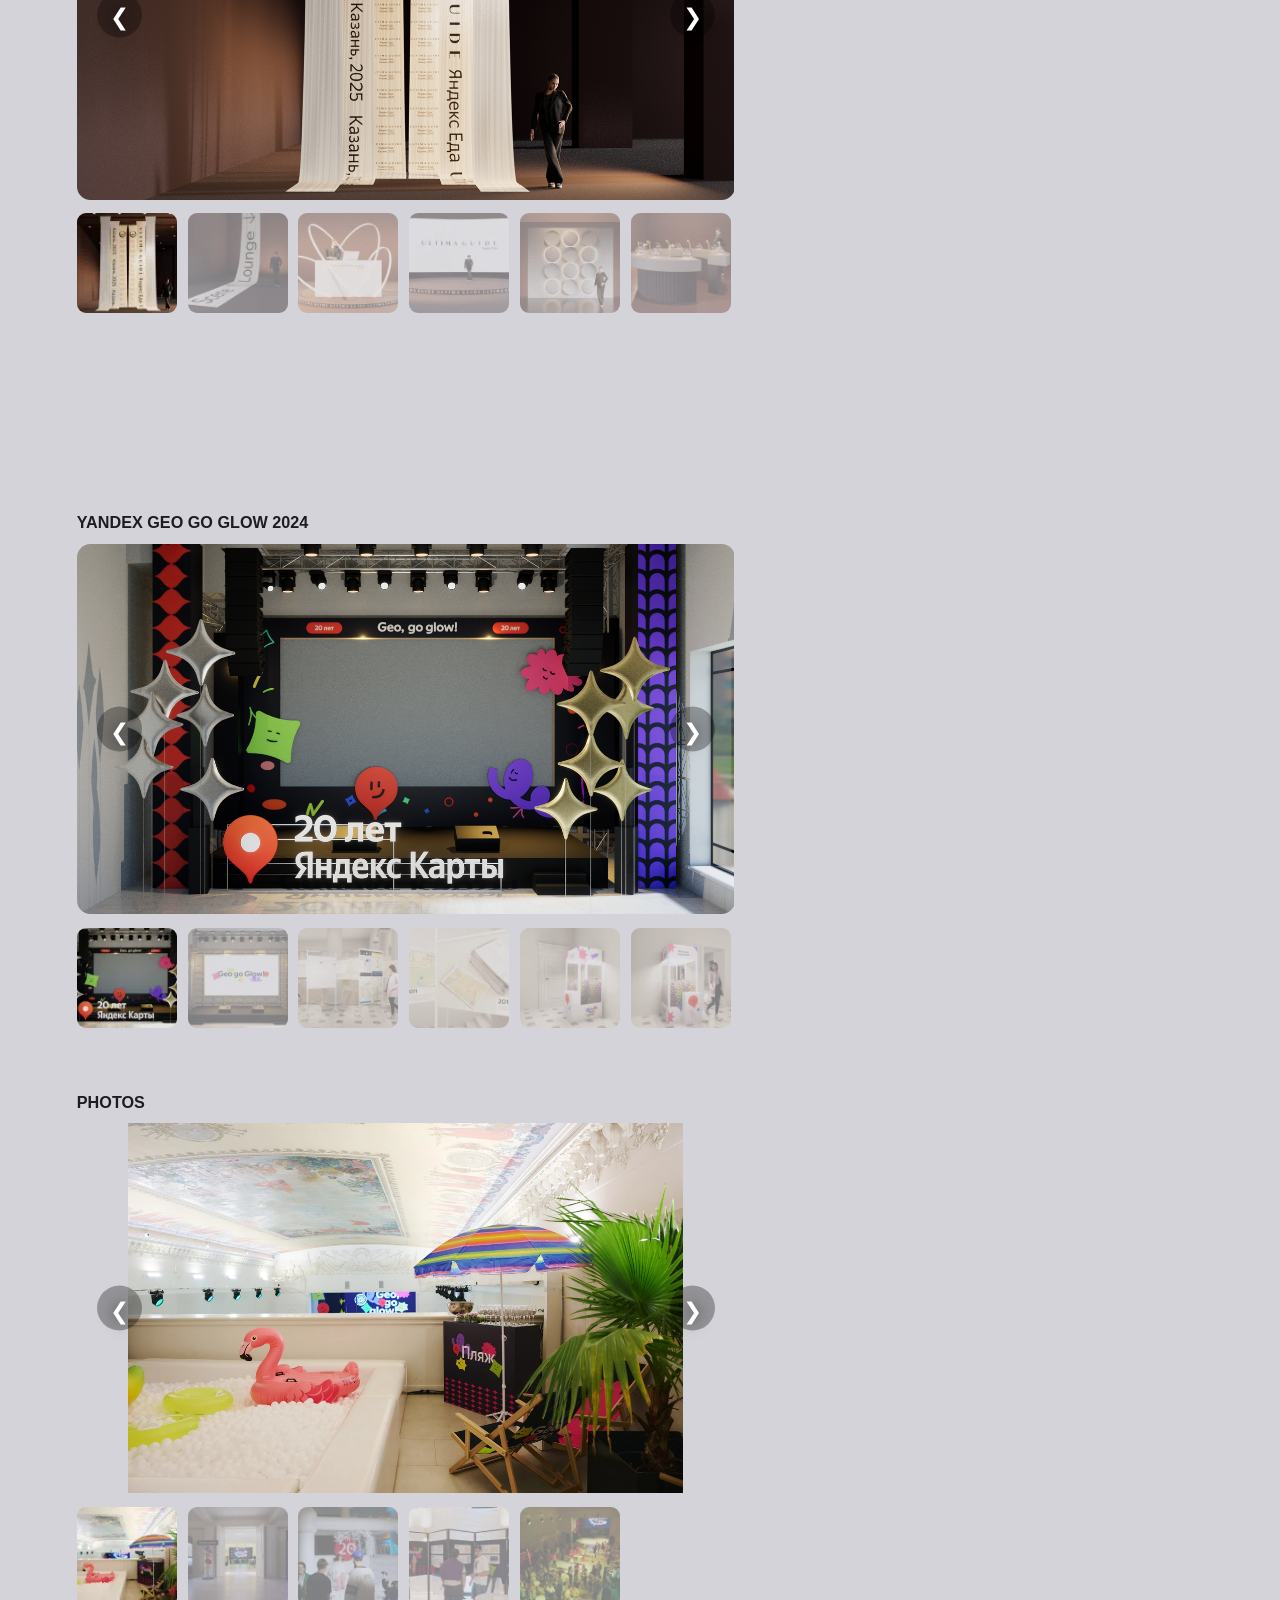
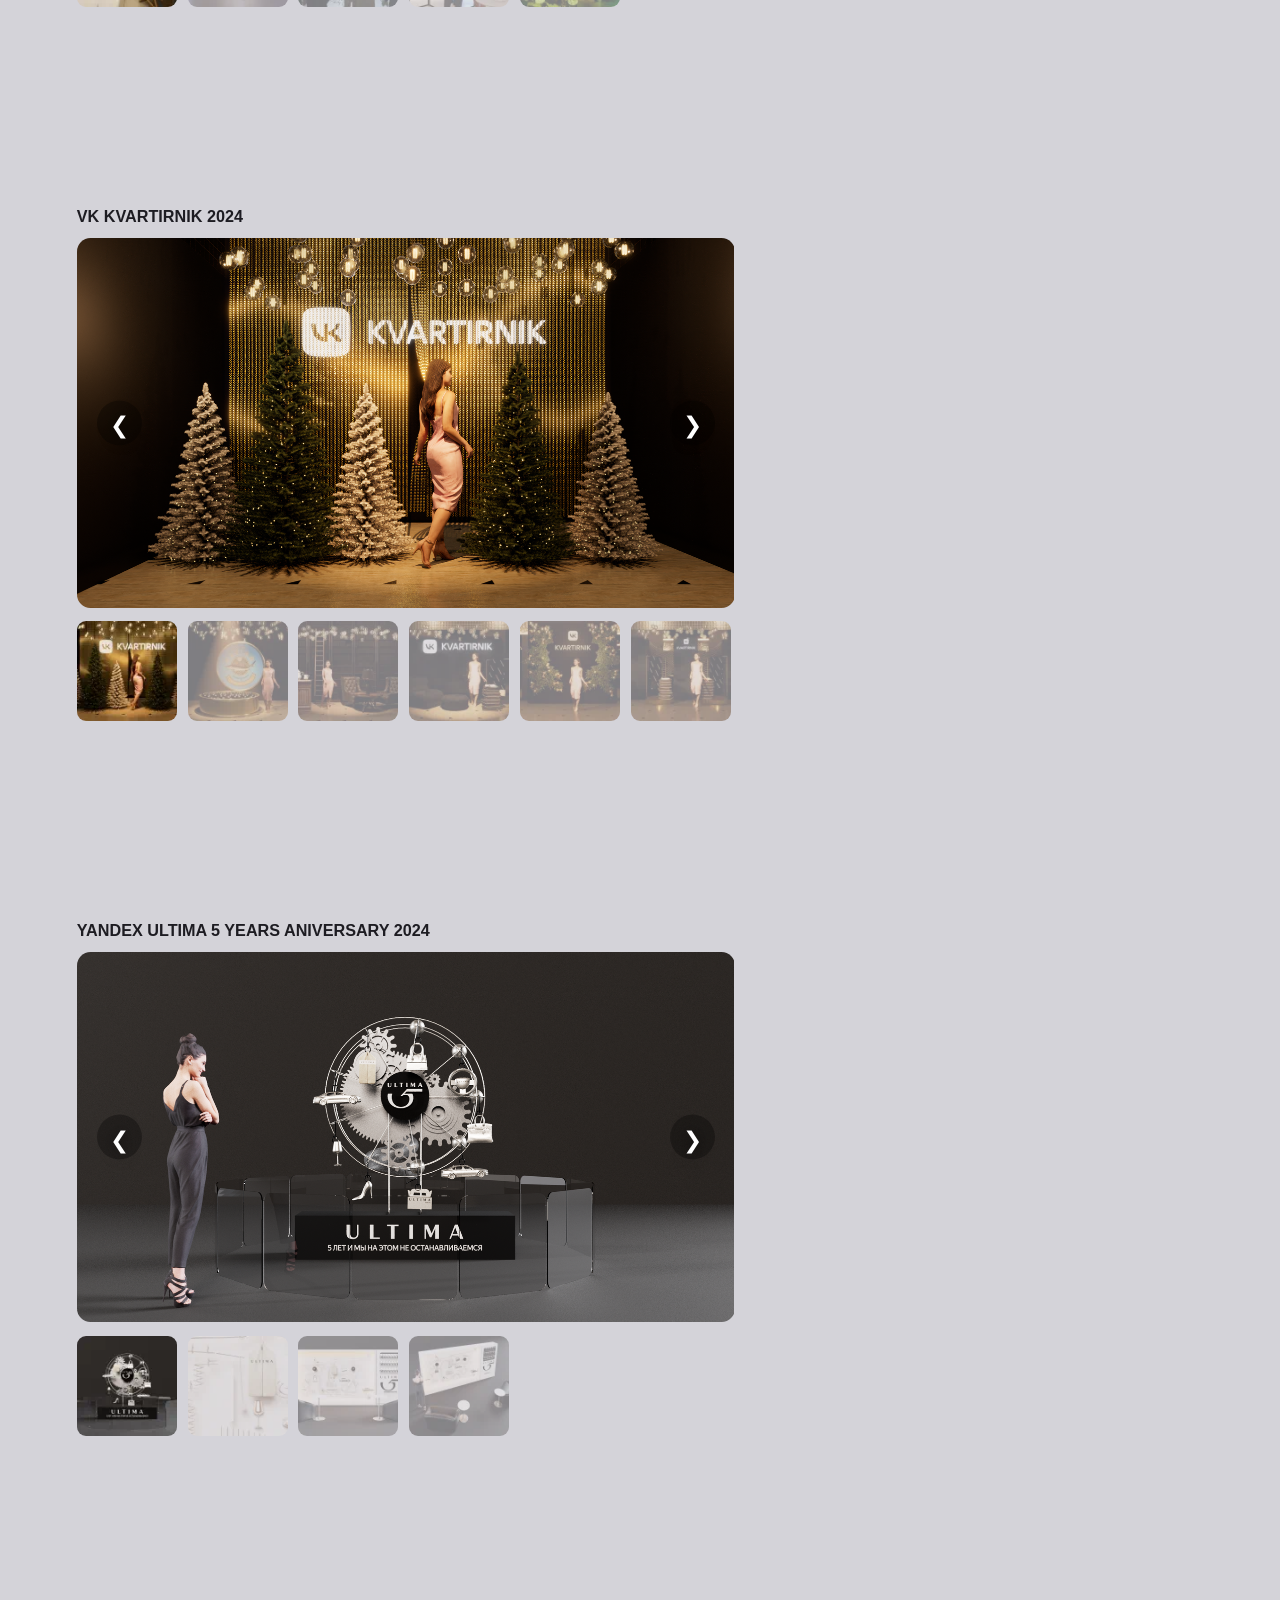
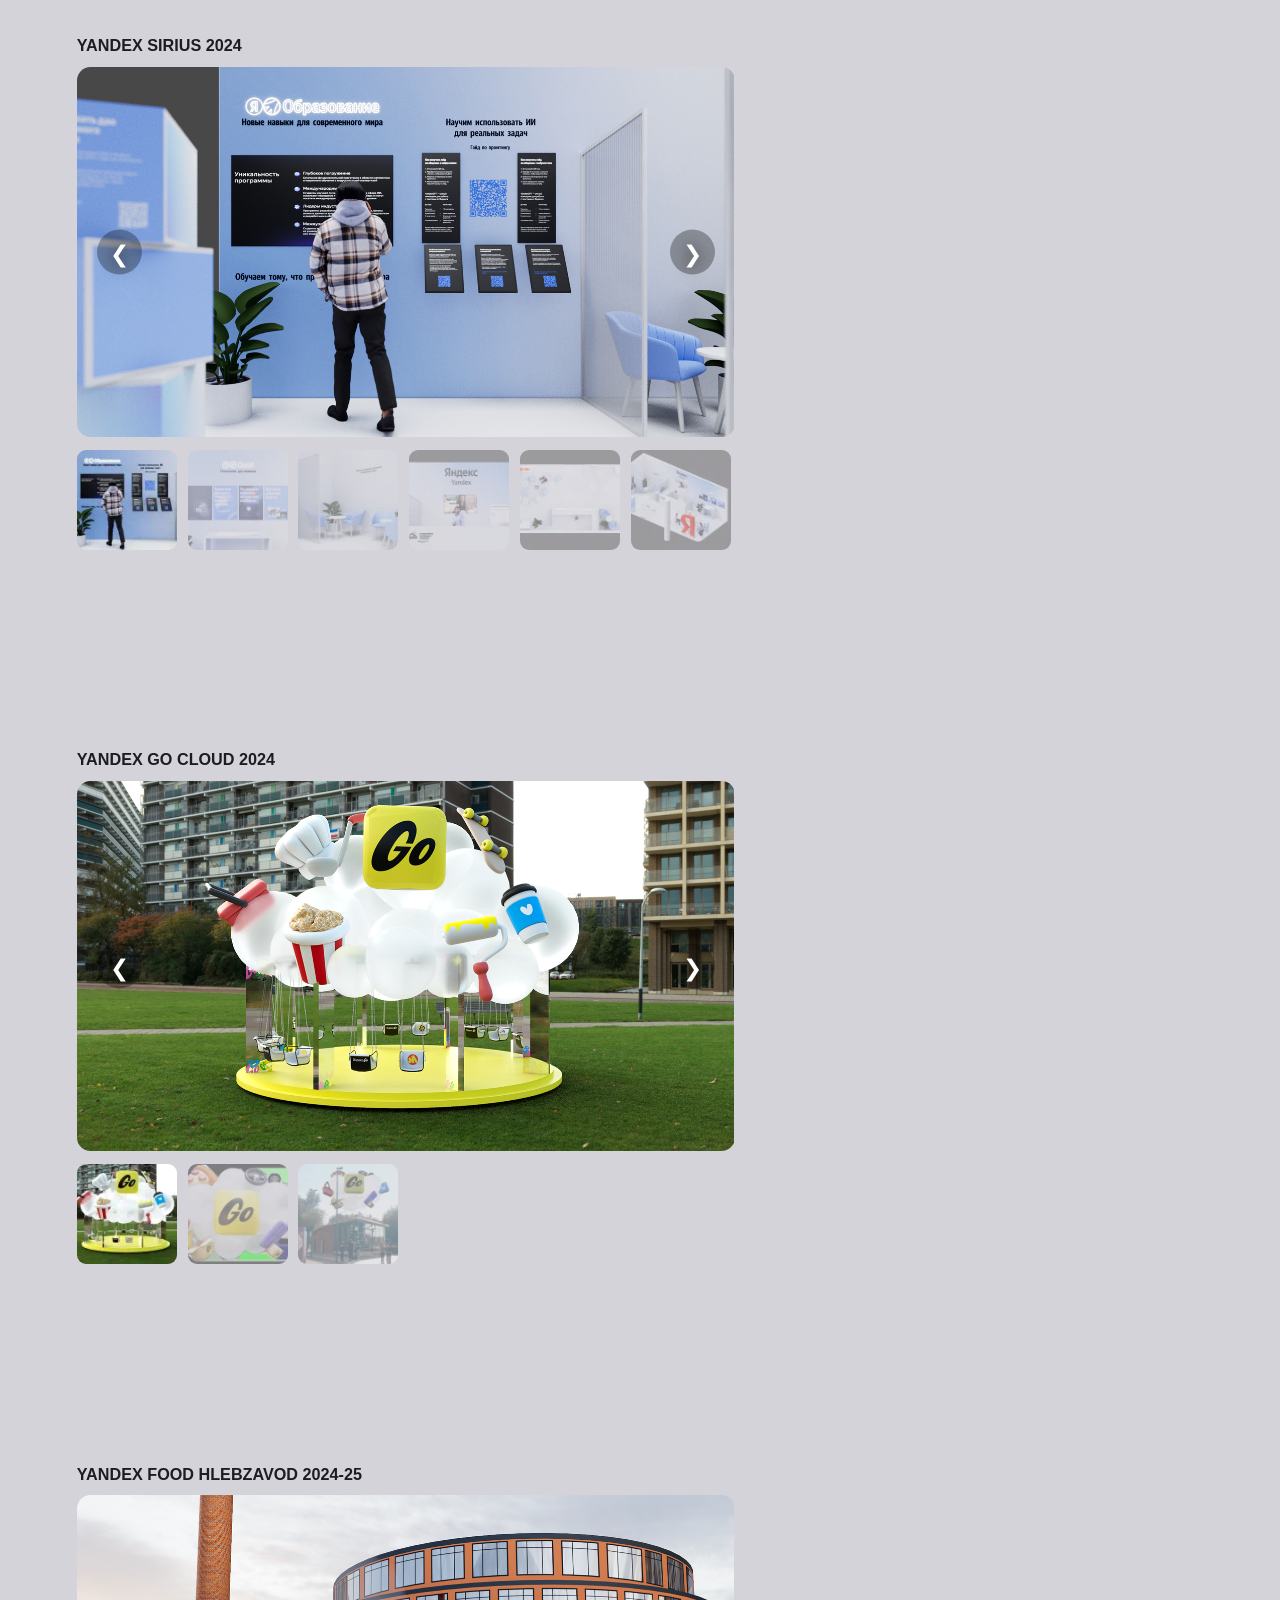
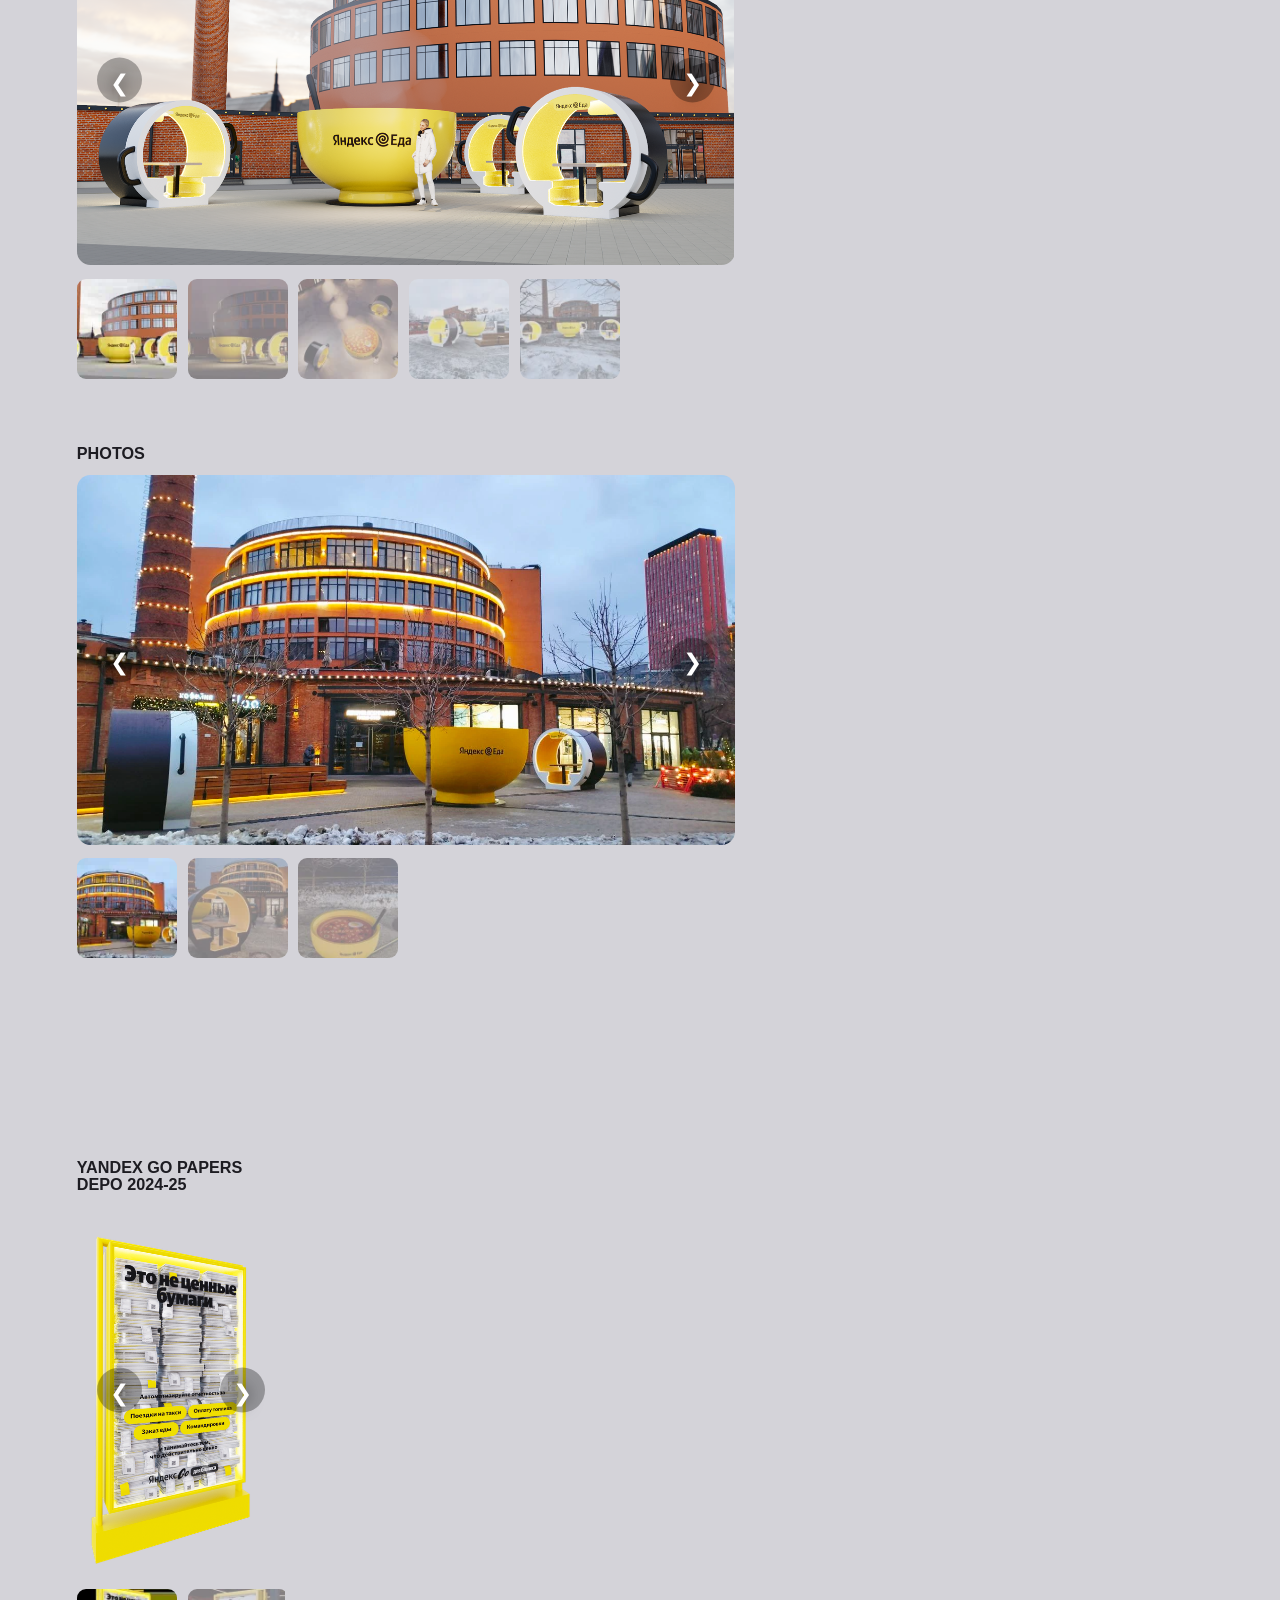
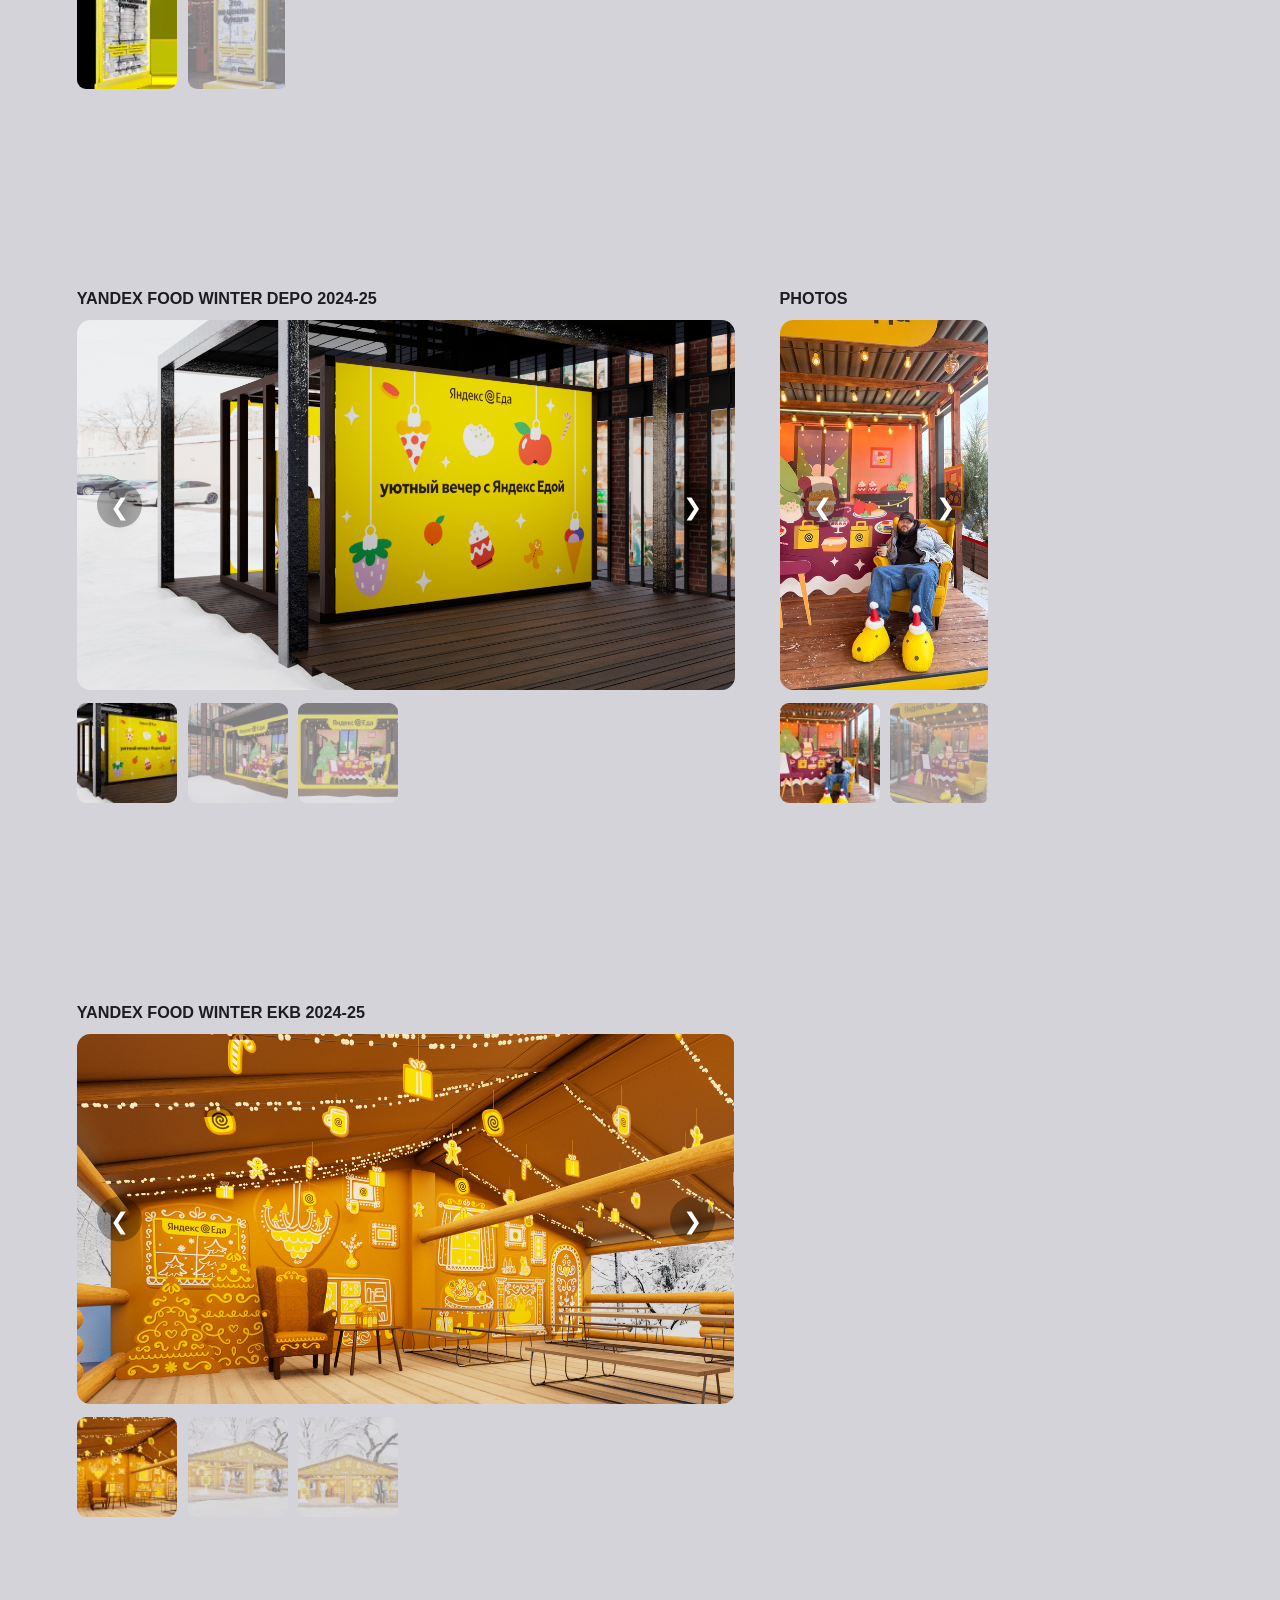
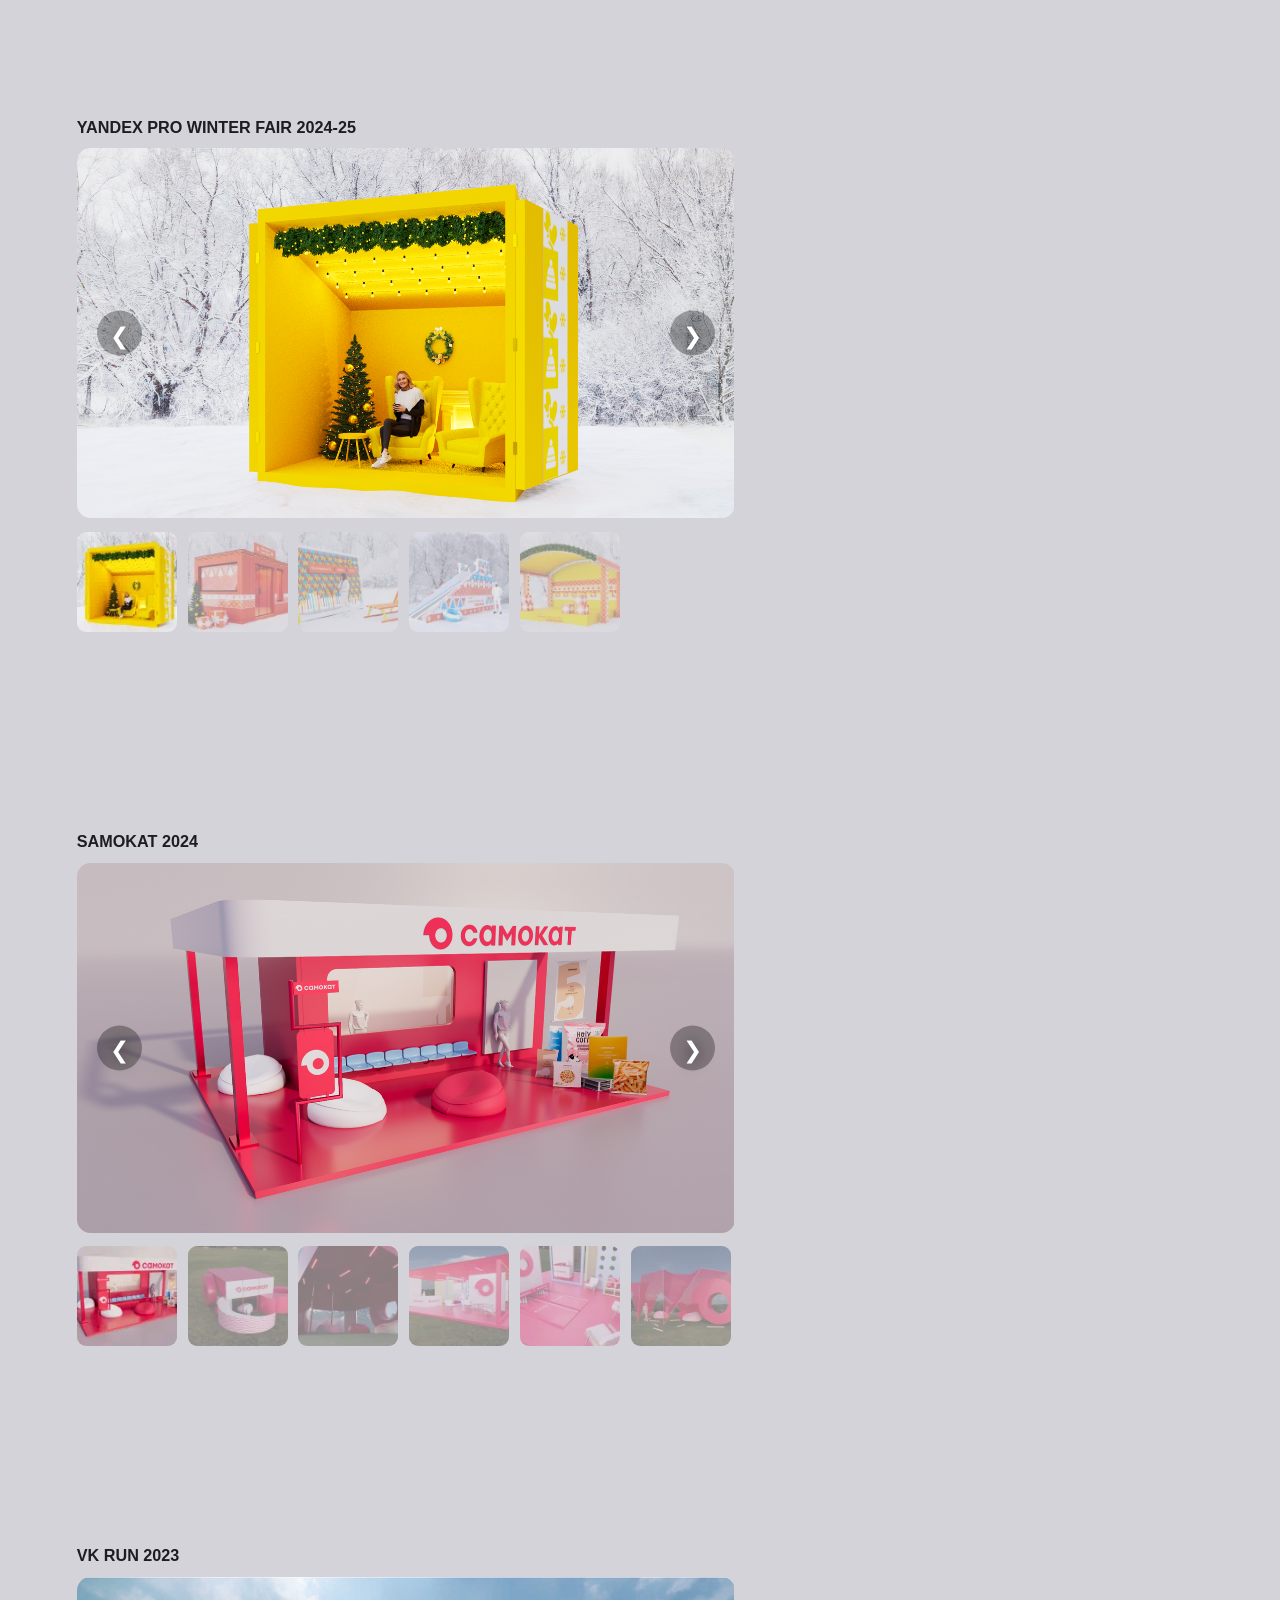
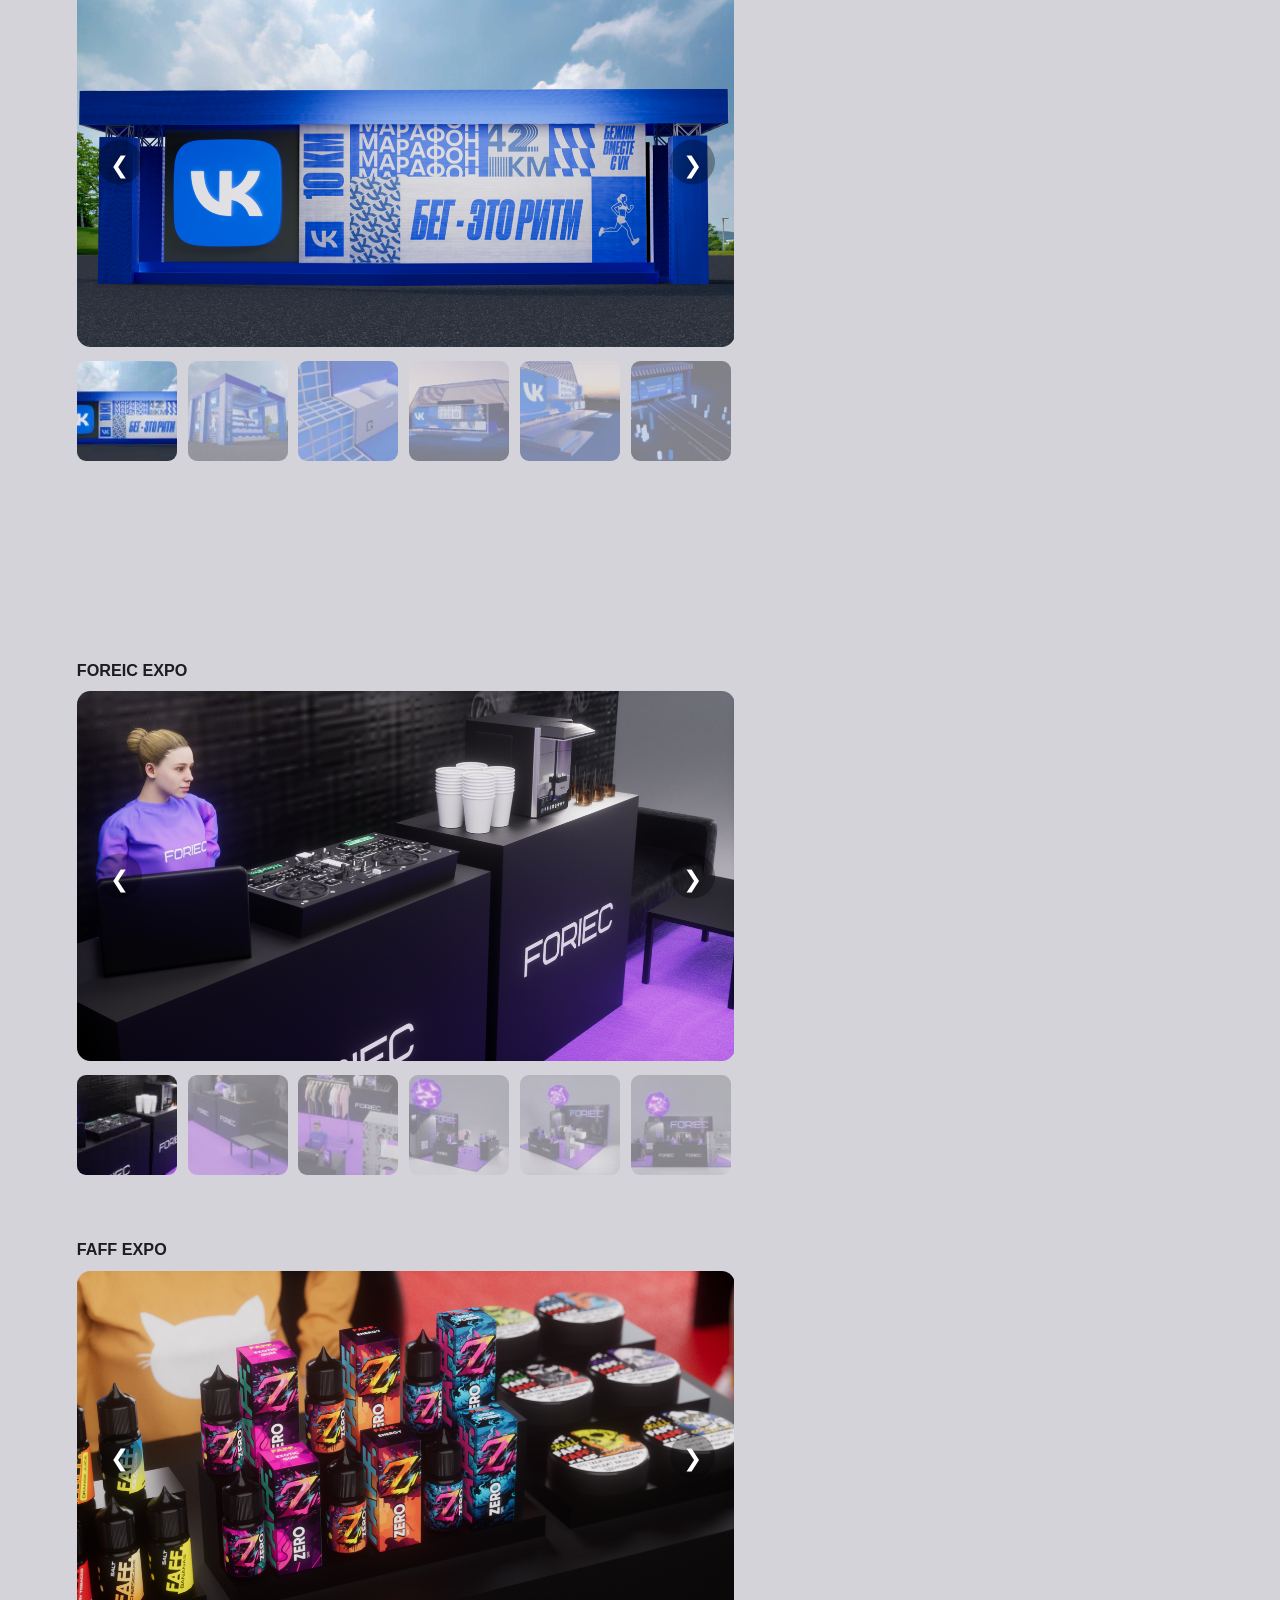
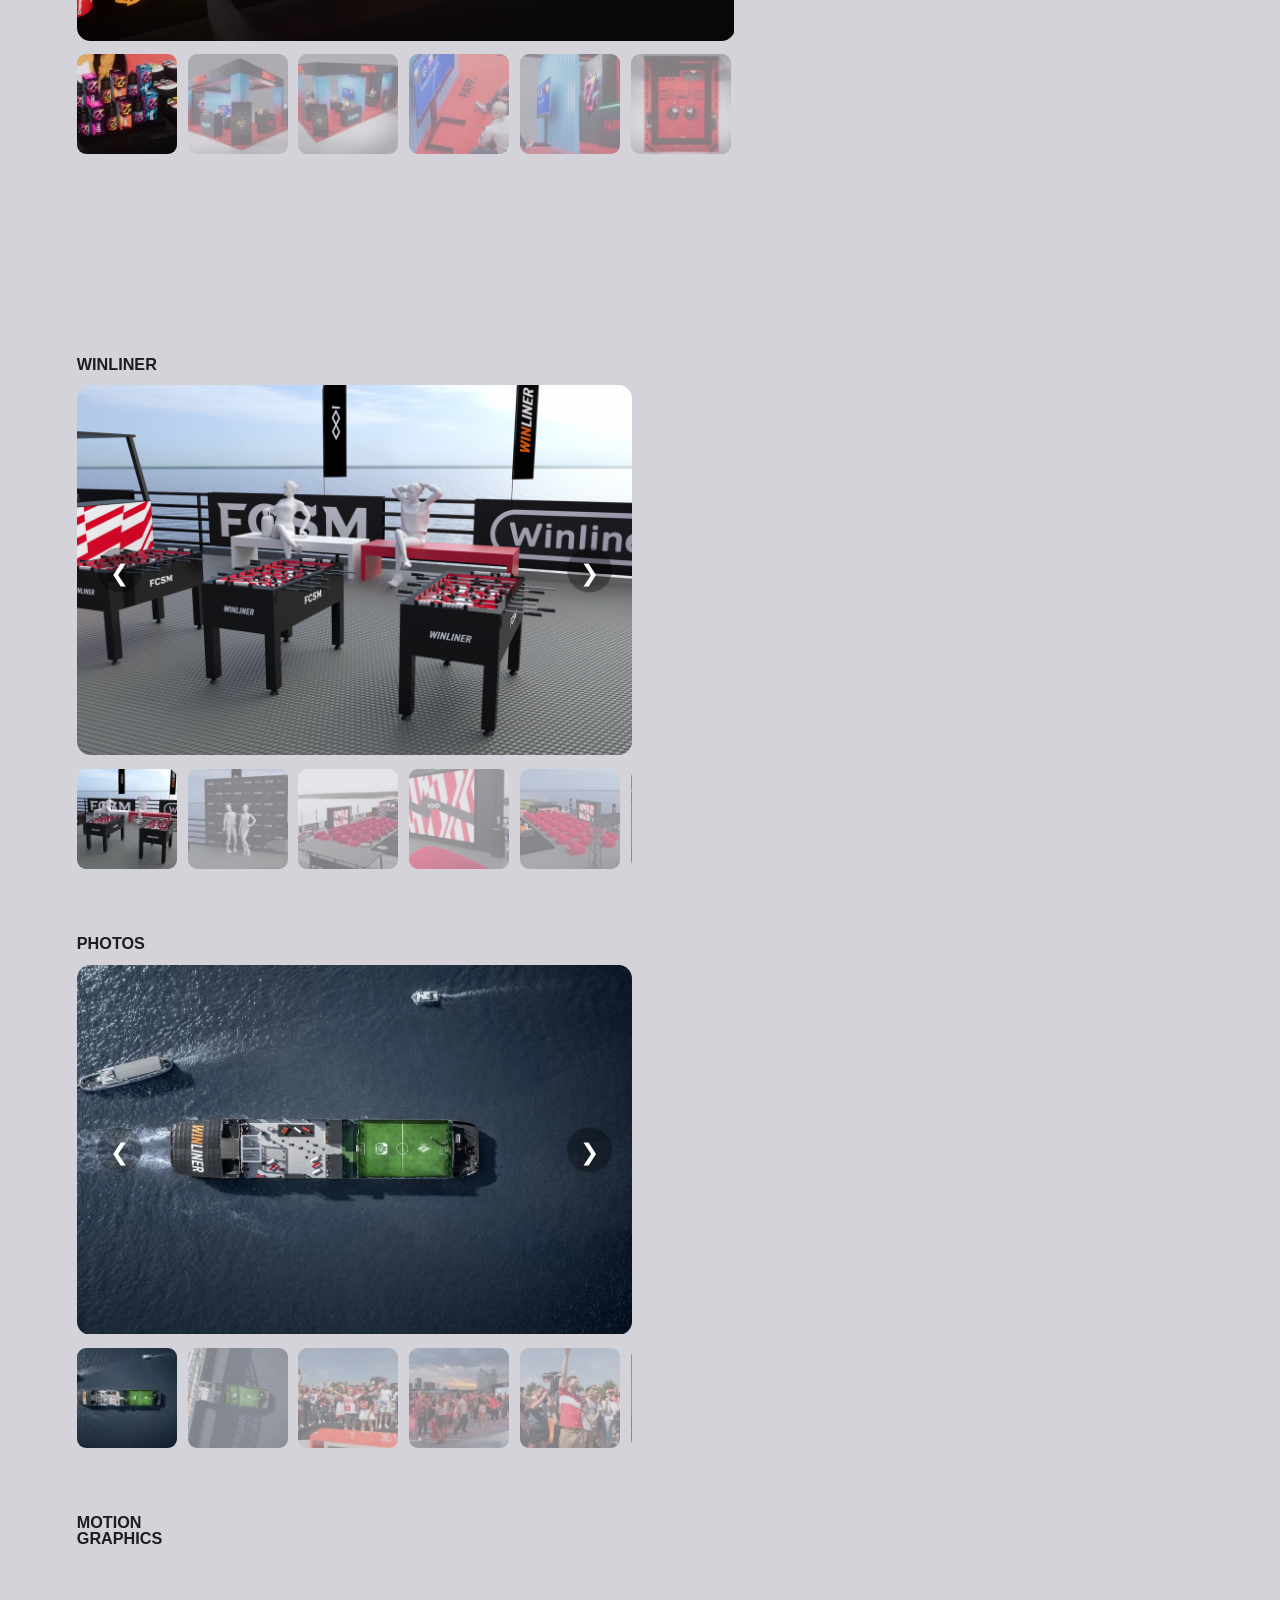
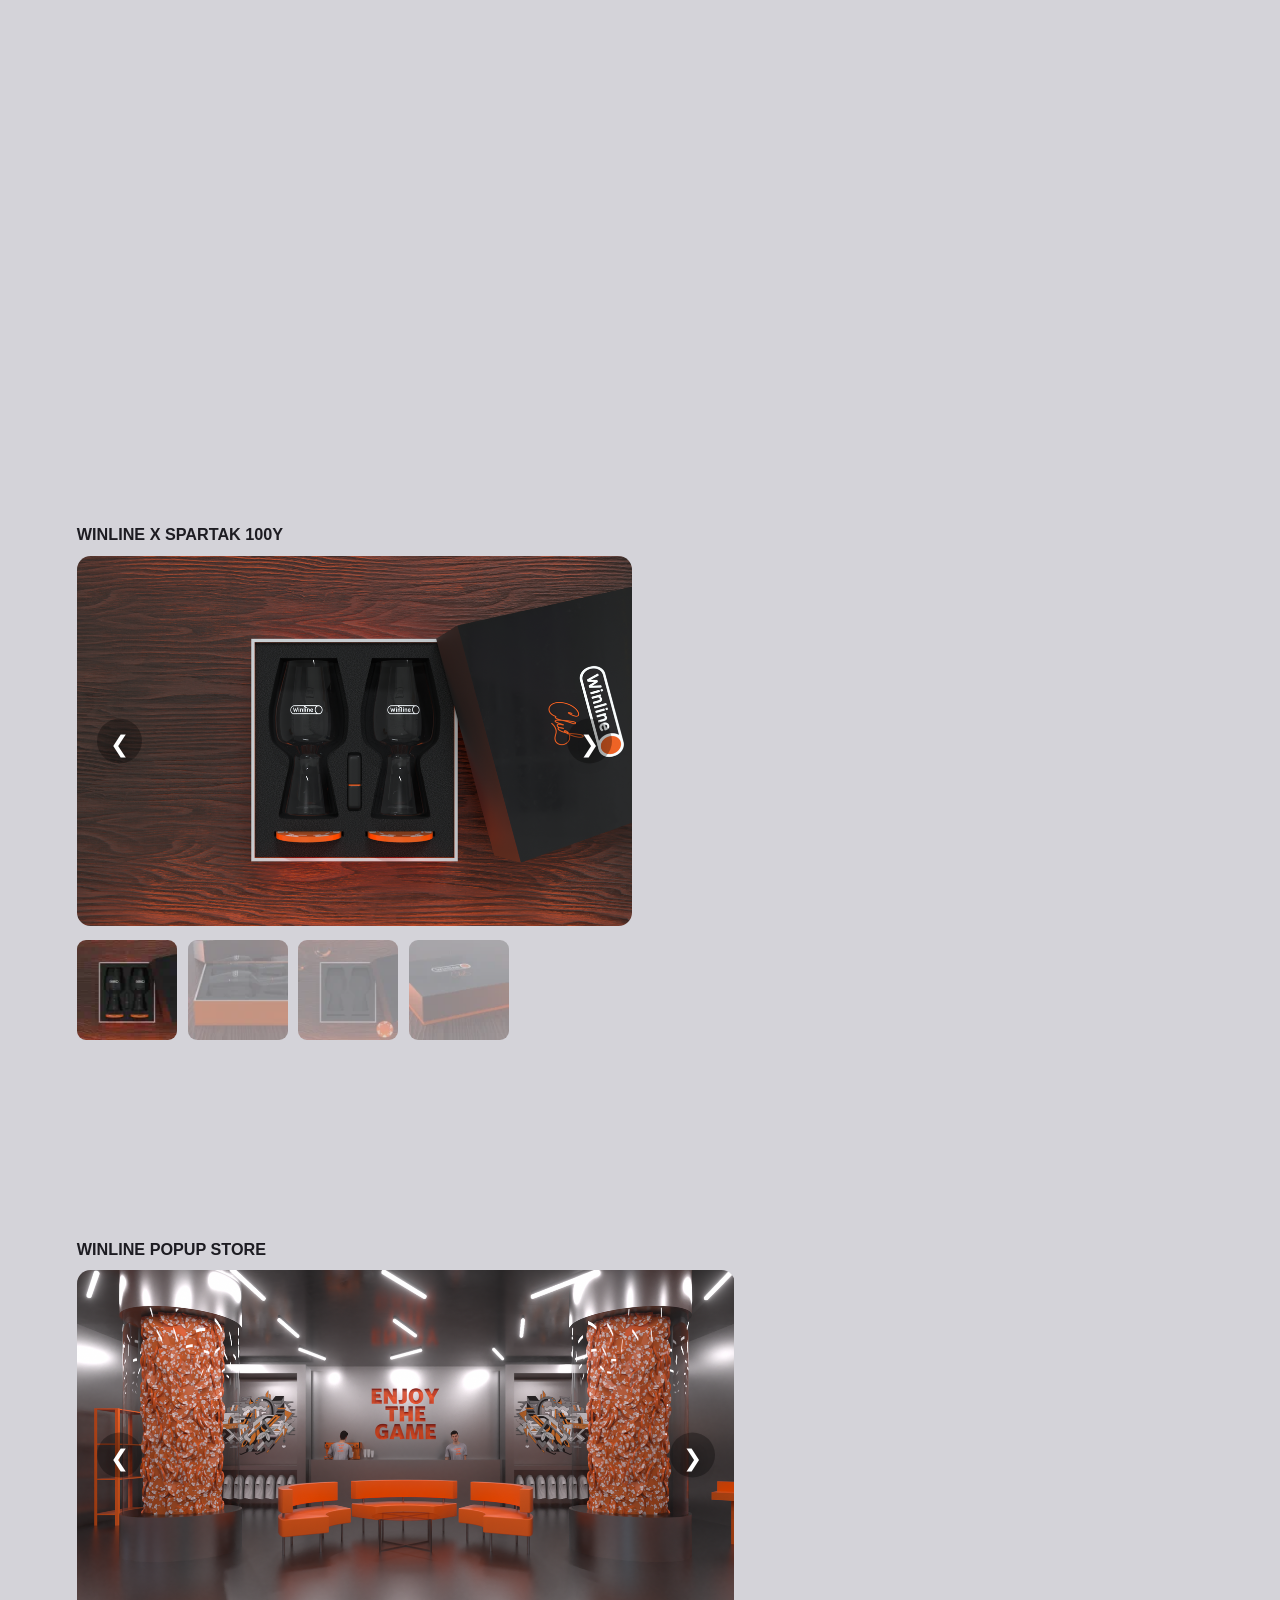
<file: work-archviz.html>
<!DOCTYPE html>
<html lang="en">
<head>
    <meta charset="UTF-8">
    <meta name="viewport" content="width=device-width, initial-scale=1.0">
    <title>Work</title>
    <link rel="stylesheet" href="style.css"> 
	
	<link rel="icon" href="/img/y47icon.svg" type="image/svg+xml" sizes="any">
	<link rel="icon" href="/img/y47icon.ico" sizes="32x32">
	<link rel="apple-touch-icon" href="/img/y47icon.png">

	<link rel="preconnect" href="https://fonts.googleapis.com">
	<link rel="preconnect" href="https://fonts.gstatic.com" crossorigin>
	<link href="https://fonts.googleapis.com/css2?family=Noto+Sans+JP:wght@400;600;900&display=swap" rel="stylesheet">
	
</head>
<body class="work-page" id="archviz-page"> 

    <a href="/" class="logo-back">
        <img class="logo" src="img/logo-y47.svg" alt="Logo">
    </a>
	
	<script src="lang-switch.js"></script>
              <div class="lang-switch-eng" style="position: fixed; top: 2%; right: 2%; width: 4vh;">
                <div class="eng">
					<div class="rectangle-2"></div>
					<div class="text-wrapper-3" style="font-size: 1.3vh;">Eng</div>
				</div>
                <div class="jp">
                  <div class="rectangle-2"></div>
                  <div class="text-wrapper-3" style="font-size: 1.3vh;">日本</div>
                </div>
              </div>
            
	<div class="contact-container">
    <button type="button" id="menuBtn" class="contact-icon trigger-reset" style="background: none; border: none; cursor: pointer; padding: 0;">
        <svg viewBox="0 2 30 28" xmlns="http://www.w3.org/2000/svg" width="24" height="24">
            <path d="M16,16.8l13.8-9.2C29.2,5.5,27.3,4,25,4H7C4.7,4,2.8,5.5,2.2,7.6L16,16.8z" fill="black"></path>
            <path d="M16.6,18.8C16.4,18.9,16.2,19,16,19s-0.4-0.1-0.6-0.2L2,9.9V23c0,2.8,2.2,5,5,5h18c2.8,0,5-2.2,5-5V9.9L16.6,18.8z" fill="black"></path>
        </svg>
    </button>
</div>
	
<aside class="group-label">
    <a href="work-archviz.html" class="nav-link archviz-link" data-key="menu_archviz">ARCHVIZ</a>
    <a href="work-animation.html" class="nav-link animation-link" data-key="menu_animation">ANIMATION</a>
    <a href="work-creative-art.html" class="nav-link creative-link" data-key="menu_art">CREATIVE ART</a>
	<a href="ai-art.html" class="nav-link ai-link" data-key="menu_ai">AI ART</a>
</aside>

    <div class="portfolio-container">
            <div class="group-content">
			
<article class="project-entry"> <!-- PROJECT 1 PROJECT 1 PROJECT 1 PROJECT 1 PROJECT 1 PROJECT 1 PROJECT 1 PROJECT 1 PROJECT 1 PROJECT 1 PROJECT 1 PROJECT 1 -->
    <div class="media-row">
        
        <div class="slideshow-unit">
            <h3 class="text-wrapper-2 project-title">yandex Go delozavr 2024-25</h3>
            <div class="main-display">
                <img src="img/archviz/yandexgodelozavr24-25/yandexgodelozavr24-25_05.webp" loading="lazy" class="active-main">
                <div class="arrows">
                    <span class="prev">&#10094;</span><span class="next">&#10095;</span>
                </div>
            </div>
            <div class="thumbnails">
                <img src="img/archviz/yandexgodelozavr24-25/yandexgodelozavr24-25_05_thumb.webp" loading="lazy" data-full="img/archviz/yandexgodelozavr24-25/yandexgodelozavr24-25_05.webp" class="thumb active">
                <img src="img/archviz/yandexgodelozavr24-25/yandexgodelozavr24-25_02_thumb.webp" loading="lazy" data-full="img/archviz/yandexgodelozavr24-25/yandexgodelozavr24-25_02.webp" class="thumb">
                <img src="img/archviz/yandexgodelozavr24-25/yandexgodelozavr24-25_04_thumb.webp" loading="lazy" data-full="img/archviz/yandexgodelozavr24-25/yandexgodelozavr24-25_04.webp" class="thumb">
                <img src="img/archviz/yandexgodelozavr24-25/yandexgodelozavr24-25_03_thumb.webp" loading="lazy" data-full="img/archviz/yandexgodelozavr24-25/yandexgodelozavr24-25_03.webp" class="thumb">
                <img src="img/archviz/yandexgodelozavr24-25/yandexgodelozavr24-25_01_thumb.webp" loading="lazy" data-full="img/archviz/yandexgodelozavr24-25/yandexgodelozavr24-25_01.webp" class="thumb">
                <img src="img/archviz/yandexgodelozavr24-25/yandexgodelozavr24-25_00_thumb.webp" loading="lazy" data-full="img/archviz/yandexgodelozavr24-25/yandexgodelozavr24-25_00.webp" class="thumb">
            </div>
        </div>

        <div class="slideshow-unit">
            <h3 class="text-wrapper-2 project-title">photos</h3>
            <div class="main-display" style="aspect-ratio: 3 / 2;">
                <img src="img/archviz/yandexgodelozavr24-25/yandexgodelozavr24-25_06.webp" loading="lazy" class="active-main">
                <div class="arrows">
                    <span class="prev">&#10094;</span><span class="next">&#10095;</span>
                </div>
            </div>
            <div class="thumbnails">
                <img src="img/archviz/yandexgodelozavr24-25/yandexgodelozavr24-25_06_thumb.webp" loading="lazy" data-full="img/archviz/yandexgodelozavr24-25/yandexgodelozavr24-25_06.webp" class="thumb active">
                <img src="img/archviz/yandexgodelozavr24-25/yandexgodelozavr24-25_07_thumb.webp" loading="lazy" data-full="img/archviz/yandexgodelozavr24-25/yandexgodelozavr24-25_07.webp" class="thumb">
                <img src="img/archviz/yandexgodelozavr24-25/yandexgodelozavr24-25_08_thumb.webp" loading="lazy" data-full="img/archviz/yandexgodelozavr24-25/yandexgodelozavr24-25_08.webp" class="thumb">
                <img src="img/archviz/yandexgodelozavr24-25/yandexgodelozavr24-25_09_thumb.webp" loading="lazy" data-full="img/archviz/yandexgodelozavr24-25/yandexgodelozavr24-25_09.webp" class="thumb">
            </div>
        </div>

    </div>
</article>

<article class="project-entry"> <!-- PROJECT 2 PROJECT 2 PROJECT 2 PROJECT 2 PROJECT 2 PROJECT 2 PROJECT 2 PROJECT 2 PROJECT 2 PROJECT 2 PROJECT 2 PROJECT 2 -->
    <div class="media-row">
        
        <div class="slideshow-unit">
            <h3 class="text-wrapper-2 project-title">ultima Guide kazakhstan 2024</h3>
            <div class="main-display">
                <img src="img/archviz/ultimaguidekaz24/ultimaguidekaz24_01.webp" loading="lazy" class="active-main">
                <div class="arrows">
                    <span class="prev">&#10094;</span><span class="next">&#10095;</span>
                </div>
            </div>
            <div class="thumbnails">
                <img src="img/archviz/ultimaguidekaz24/ultimaguidekaz24_01_thumb.webp" loading="lazy" data-full="img/archviz/ultimaguidekaz24/ultimaguidekaz24_01.webp" class="thumb active">
                <img src="img/archviz/ultimaguidekaz24/ultimaguidekaz24_02_thumb.webp" loading="lazy" data-full="img/archviz/ultimaguidekaz24/ultimaguidekaz24_02.webp" class="thumb">
                <img src="img/archviz/ultimaguidekaz24/ultimaguidekaz24_04_thumb.webp" loading="lazy" data-full="img/archviz/ultimaguidekaz24/ultimaguidekaz24_04.webp" class="thumb">
                <img src="img/archviz/ultimaguidekaz24/ultimaguidekaz24_05_thumb.webp" loading="lazy" data-full="img/archviz/ultimaguidekaz24/ultimaguidekaz24_05.webp" class="thumb">
                <img src="img/archviz/ultimaguidekaz24/ultimaguidekaz24_00_thumb.webp" loading="lazy" data-full="img/archviz/ultimaguidekaz24/ultimaguidekaz24_00.webp" class="thumb">
                <img src="img/archviz/ultimaguidekaz24/ultimaguidekaz24_03_thumb.webp" loading="lazy" data-full="img/archviz/ultimaguidekaz24/ultimaguidekaz24_03.webp" class="thumb">
            </div>
        </div>
    </div>
</article>
                
<article class="project-entry"> <!-- PROJECT 3 PROJECT 3 PROJECT 3 PROJECT 3 PROJECT 3 PROJECT 3 PROJECT 3 PROJECT 3 PROJECT 3 PROJECT 3 PROJECT 3 PROJECT 3 -->
                    <div class="media-row">
        <div class="slideshow-unit">
            <h3 class="text-wrapper-2 project-title">yandex geo go glow 2024</h3>
            <div class="main-display">
                <img src="img/archviz/yandexgeogoglow24/yandexgeogoglow24_03.webp" loading="lazy" class="active-main">
                <div class="arrows">
                    <span class="prev">&#10094;</span><span class="next">&#10095;</span>
                </div>
            </div>
            <div class="thumbnails">
                <img src="img/archviz/yandexgeogoglow24/yandexgeogoglow24_03_thumb.webp" loading="lazy" data-full="img/archviz/yandexgeogoglow24/yandexgeogoglow24_03.webp" class="thumb active">
                <img src="img/archviz/yandexgeogoglow24/yandexgeogoglow24_08_thumb.webp" loading="lazy" data-full="img/archviz/yandexgeogoglow24/yandexgeogoglow24_08.webp" class="thumb">
                <img src="img/archviz/yandexgeogoglow24/yandexgeogoglow24_10_thumb.webp" loading="lazy" data-full="img/archviz/yandexgeogoglow24/yandexgeogoglow24_10.webp" class="thumb">
                <img src="img/archviz/yandexgeogoglow24/yandexgeogoglow24_11_thumb.webp" loading="lazy" data-full="img/archviz/yandexgeogoglow24/yandexgeogoglow24_11.webp" class="thumb">
                <img src="img/archviz/yandexgeogoglow24/yandexgeogoglow24_07_thumb.webp" loading="lazy" data-full="img/archviz/yandexgeogoglow24/yandexgeogoglow24_07.webp" class="thumb">
                <img src="img/archviz/yandexgeogoglow24/yandexgeogoglow24_09_thumb.webp" loading="lazy" data-full="img/archviz/yandexgeogoglow24/yandexgeogoglow24_09.webp" class="thumb">
				<img src="img/archviz/yandexgeogoglow24/yandexgeogoglow24_06_thumb.webp" loading="lazy" data-full="img/archviz/yandexgeogoglow24/yandexgeogoglow24_06.webp" class="thumb">
				<img src="img/archviz/yandexgeogoglow24/yandexgeogoglow24_04_thumb.webp" loading="lazy" data-full="img/archviz/yandexgeogoglow24/yandexgeogoglow24_04.webp" class="thumb">
				<img src="img/archviz/yandexgeogoglow24/yandexgeogoglow24_02_thumb.webp" loading="lazy" data-full="img/archviz/yandexgeogoglow24/yandexgeogoglow24_02.webp" class="thumb">
				<img src="img/archviz/yandexgeogoglow24/yandexgeogoglow24_05_thumb.webp" loading="lazy" data-full="img/archviz/yandexgeogoglow24/yandexgeogoglow24_05.webp" class="thumb">
				<img src="img/archviz/yandexgeogoglow24/yandexgeogoglow24_01_thumb.webp" loading="lazy" data-full="img/archviz/yandexgeogoglow24/yandexgeogoglow24_01.webp" class="thumb">
            </div>
        </div>

        <div class="slideshow-unit">
            <h3 class="text-wrapper-2 project-title">photos</h3>
            <div class="main-display">
                <img src="img/archviz/yandexgeogoglow24/yandexgeogoglow24_13.webp" loading="lazy" class="active-main">
                <div class="arrows">
                    <span class="prev">&#10094;</span><span class="next">&#10095;</span>
                </div>
            </div>
            <div class="thumbnails">
                <img src="img/archviz/yandexgeogoglow24/yandexgeogoglow24_13_thumb.webp" loading="lazy" data-full="img/archviz/yandexgeogoglow24/yandexgeogoglow24_13.webp" class="thumb active">
                <img src="img/archviz/yandexgeogoglow24/yandexgeogoglow24_00_thumb.webp" loading="lazy" data-full="img/archviz/yandexgeogoglow24/yandexgeogoglow24_00.webp" class="thumb">
                <img src="img/archviz/yandexgeogoglow24/yandexgeogoglow24_15_thumb.webp" loading="lazy" data-full="img/archviz/yandexgeogoglow24/yandexgeogoglow24_15.webp" class="thumb">
                <img src="img/archviz/yandexgeogoglow24/yandexgeogoglow24_14_thumb.webp" loading="lazy" data-full="img/archviz/yandexgeogoglow24/yandexgeogoglow24_14.webp" class="thumb">
                <img src="img/archviz/yandexgeogoglow24/yandexgeogoglow24_12_thumb.webp" loading="lazy" data-full="img/archviz/yandexgeogoglow24/yandexgeogoglow24_12.webp" class="thumb">
            </div>
        </div>
                    </div>
                </article>
				
<article class="project-entry"> <!-- PROJECT 4 PROJECT 4 PROJECT 4 PROJECT 4 PROJECT 4 PROJECT 4 PROJECT 4 PROJECT 4 PROJECT 4 PROJECT 4 PROJECT 4 PROJECT 4 -->
    <div class="media-row">
        
        <div class="slideshow-unit">
            <h3 class="text-wrapper-2 project-title">VK KVartirnik 2024</h3>
            <div class="main-display">
                <img src="img/archviz/vkkvart24/vkkvart24_00.webp" loading="lazy" class="active-main">
                <div class="arrows">
                    <span class="prev">&#10094;</span><span class="next">&#10095;</span>
                </div>
            </div>
            <div class="thumbnails">
                <img src="img/archviz/vkkvart24/vkkvart24_00_thumb.webp" loading="lazy" data-full="img/archviz/vkkvart24/vkkvart24_00.webp" class="thumb active">
                <img src="img/archviz/vkkvart24/vkkvart24_04_thumb.webp" loading="lazy" data-full="img/archviz/vkkvart24/vkkvart24_04.webp" class="thumb">
                <img src="img/archviz/vkkvart24/vkkvart24_05_thumb.webp" loading="lazy" data-full="img/archviz/vkkvart24/vkkvart24_05.webp" class="thumb">
                <img src="img/archviz/vkkvart24/vkkvart24_03_thumb.webp" loading="lazy" data-full="img/archviz/vkkvart24/vkkvart24_03.webp" class="thumb">
                <img src="img/archviz/vkkvart24/vkkvart24_02_thumb.webp" loading="lazy" data-full="img/archviz/vkkvart24/vkkvart24_02.webp" class="thumb">
                <img src="img/archviz/vkkvart24/vkkvart24_01_thumb.webp" loading="lazy" data-full="img/archviz/vkkvart24/vkkvart24_01.webp" class="thumb">
            </div>
        </div>
    </div>
</article>
			
<article class="project-entry"> <!-- PROJECT 5 PROJECT 5 PROJECT 5 PROJECT 5 PROJECT 5 PROJECT 5 PROJECT 5 PROJECT 5 PROJECT 5 PROJECT 5 PROJECT 5 PROJECT 5 -->
    <div class="media-row">
        
        <div class="slideshow-unit">
            <h3 class="text-wrapper-2 project-title">yandex ULTIMA 5 years aniversary 2024</h3>
            <div class="main-display">
                <img src="img/archviz/yandexultima5years24/yandexultima5years24_00.webp" loading="lazy" class="active-main">
                <div class="arrows">
                    <span class="prev">&#10094;</span><span class="next">&#10095;</span>
                </div>
            </div>
            <div class="thumbnails">
                <img src="img/archviz/yandexultima5years24/yandexultima5years24_00_thumb.webp" loading="lazy" data-full="img/archviz/yandexultima5years24/yandexultima5years24_00.webp" class="thumb active">
                <img src="img/archviz/yandexultima5years24/yandexultima5years24_01_thumb.webp" loading="lazy" data-full="img/archviz/yandexultima5years24/yandexultima5years24_01.webp" class="thumb">
                <img src="img/archviz/yandexultima5years24/yandexultima5years24_04_thumb.webp" loading="lazy" data-full="img/archviz/yandexultima5years24/yandexultima5years24_04.webp" class="thumb">
                <img src="img/archviz/yandexultima5years24/yandexultima5years24_02_thumb.webp" loading="lazy" data-full="img/archviz/yandexultima5years24/yandexultima5years24_02.webp" class="thumb">
            </div>
        </div>
    </div>
</article>

<article class="project-entry"> <!-- PROJECT 6 PROJECT 6 PROJECT 6 PROJECT 6 PROJECT 6 PROJECT 6 PROJECT 6 PROJECT 6 PROJECT 6 PROJECT 6 PROJECT 6 PROJECT 6 -->
    <div class="media-row">
        
        <div class="slideshow-unit">
            <h3 class="text-wrapper-2 project-title">yandex sirius 2024</h3>
            <div class="main-display">
                <img src="img/archviz/yandexsirius24/yandexsirius24_01.webp" loading="lazy" class="active-main">
                <div class="arrows">
                    <span class="prev">&#10094;</span><span class="next">&#10095;</span>
                </div>
            </div>
            <div class="thumbnails">
                <img src="img/archviz/yandexsirius24/yandexsirius24_01_thumb.webp" loading="lazy" data-full="img/archviz/yandexsirius24/yandexsirius24_01.webp" class="thumb active">
                <img src="img/archviz/yandexsirius24/yandexsirius24_00_thumb.webp" loading="lazy" data-full="img/archviz/yandexsirius24/yandexsirius24_00.webp" class="thumb">
                <img src="img/archviz/yandexsirius24/yandexsirius24_02_thumb.webp" loading="lazy" data-full="img/archviz/yandexsirius24/yandexsirius24_02.webp" class="thumb">
                <img src="img/archviz/yandexsirius24/yandexsirius24_03_thumb.webp" loading="lazy" data-full="img/archviz/yandexsirius24/yandexsirius24_03.webp" class="thumb">
				<img src="img/archviz/yandexsirius24/yandexsirius24_04_thumb.webp" loading="lazy" data-full="img/archviz/yandexsirius24/yandexsirius24_04.webp" class="thumb">
				<img src="img/archviz/yandexsirius24/yandexsirius24_05_thumb.webp" loading="lazy" data-full="img/archviz/yandexsirius24/yandexsirius24_05.webp" class="thumb">
            </div>
        </div>
    </div>
</article>

<article class="project-entry"> <!-- PROJECT 7 PROJECT 7 PROJECT 7 PROJECT 7 PROJECT 7 PROJECT 7 PROJECT 7 PROJECT 7 PROJECT 7 PROJECT 7 PROJECT 7 PROJECT 7 -->
    <div class="media-row">
        
        <div class="slideshow-unit">
            <h3 class="text-wrapper-2 project-title">yandex GO CLOUD 2024</h3>
            <div class="main-display">
                <img src="img/archviz/yandexgocloud24/yandexgocloud24_01.webp" loading="lazy" class="active-main">
                <div class="arrows">
                    <span class="prev">&#10094;</span><span class="next">&#10095;</span>
                </div>
            </div>
            <div class="thumbnails">
                <img src="img/archviz/yandexgocloud24/yandexgocloud24_01_thumb.webp" loading="lazy" data-full="img/archviz/yandexgocloud24/yandexgocloud24_01.webp" class="thumb active">
                <img src="img/archviz/yandexgocloud24/yandexgocloud24_02_thumb.webp" loading="lazy" data-full="img/archviz/yandexgocloud24/yandexgocloud24_02.webp" class="thumb">
                <img src="img/archviz/yandexgocloud24/yandexgocloud24_00_thumb.webp" loading="lazy" data-full="img/archviz/yandexgocloud24/yandexgocloud24_00.webp" class="thumb">
            </div>
        </div>
    </div>
</article>

<article class="project-entry"> <!-- PROJECT 8 PROJECT 8 PROJECT 8 PROJECT 8 PROJECT 8 PROJECT 8 PROJECT 8 PROJECT 8 PROJECT 8 PROJECT 8 PROJECT 8 PROJECT 8 -->
    <div class="media-row">
        
        <div class="slideshow-unit">
            <h3 class="text-wrapper-2 project-title">yandex food hlebzavod 2024-25</h3>
            <div class="main-display">
                <img src="img/archviz/yandexfoodhleb24-25/yandexfoodhleb24-25_00.webp" loading="lazy" class="active-main">
                <div class="arrows">
                    <span class="prev">&#10094;</span><span class="next">&#10095;</span>
                </div>
            </div>
            <div class="thumbnails">
                <img src="img/archviz/yandexfoodhleb24-25/yandexfoodhleb24-25_00_thumb.webp" loading="lazy" data-full="img/archviz/yandexfoodhleb24-25/yandexfoodhleb24-25_00.webp" class="thumb active">
                <img src="img/archviz/yandexfoodhleb24-25/yandexfoodhleb24-25_01_thumb.webp" loading="lazy" data-full="img/archviz/yandexfoodhleb24-25/yandexfoodhleb24-25_01.webp" class="thumb">
                <img src="img/archviz/yandexfoodhleb24-25/yandexfoodhleb24-25_02_thumb.webp" loading="lazy" data-full="img/archviz/yandexfoodhleb24-25/yandexfoodhleb24-25_02.webp" class="thumb">
				<img src="img/archviz/yandexfoodhleb24-25/yandexfoodhleb24-25_04_thumb.webp" loading="lazy" data-full="img/archviz/yandexfoodhleb24-25/yandexfoodhleb24-25_04.webp" class="thumb">
				<img src="img/archviz/yandexfoodhleb24-25/yandexfoodhleb24-25_03_thumb.webp" loading="lazy" data-full="img/archviz/yandexfoodhleb24-25/yandexfoodhleb24-25_03.webp" class="thumb">
            </div>
        </div>
		<div class="slideshow-unit">
            <h3 class="text-wrapper-2 project-title">photos</h3>
            <div class="main-display">
                <img src="img/archviz/yandexfoodhleb24-25/yandexfoodhleb24-25_06.webp" loading="lazy" class="active-main">
                <div class="arrows">
                    <span class="prev">&#10094;</span><span class="next">&#10095;</span>
                </div>
            </div>
            <div class="thumbnails">
                <img src="img/archviz/yandexfoodhleb24-25/yandexfoodhleb24-25_06_thumb.webp" loading="lazy" data-full="img/archviz/yandexfoodhleb24-25/yandexfoodhleb24-25_06.webp" class="thumb active">
                <img src="img/archviz/yandexfoodhleb24-25/yandexfoodhleb24-25_05_thumb.webp" loading="lazy" data-full="img/archviz/yandexfoodhleb24-25/yandexfoodhleb24-25_05.webp" class="thumb">
                <img src="img/archviz/yandexfoodhleb24-25/yandexfoodhleb24-25_07_thumb.webp" loading="lazy" data-full="img/archviz/yandexfoodhleb24-25/yandexfoodhleb24-25_07.webp" class="thumb">
            </div>
        </div>
    </div>
</article>

<article class="project-entry"> <!-- PROJECT 9 PROJECT 9 PROJECT 9 PROJECT 9 PROJECT 9 PROJECT 9 PROJECT 9 PROJECT 9 PROJECT 9 PROJECT 9 PROJECT 9 PROJECT 9 -->
    <div class="media-row">
        
        <div class="slideshow-unit">
            <h3 class="text-wrapper-2 project-title">yandex GO papers depo 2024-25</h3>
            <div class="main-display vertical">
                <img src="img/archviz/yandexgopapersdepo24-25/yandexgopapersdepo24-25_02.webp" loading="lazy" class="active-main vertical">
                <div class="arrows">
                    <span class="prev">&#10094;</span><span class="next">&#10095;</span>
                </div>
            </div>
            <div class="thumbnails">
                <img src="img/archviz/yandexgopapersdepo24-25/yandexgopapersdepo24-25_02_thumb.webp" loading="lazy" data-full="img/archviz/yandexgopapersdepo24-25/yandexgopapersdepo24-25_02.webp" class="thumb active">
                <img src="img/archviz/yandexgopapersdepo24-25/yandexgopapersdepo24-25_00_thumb.webp" loading="lazy" data-full="img/archviz/yandexgopapersdepo24-25/yandexgopapersdepo24-25_00.webp" class="thumb">
                <img src="img/archviz/yandexgopapersdepo24-25/yandexgopapersdepo24-25_01_thumb.webp" loading="lazy" data-full="img/archviz/yandexgopapersdepo24-25/yandexgopapersdepo24-25_01.webp" class="thumb">
            </div>
        </div>
		<div class="video-unit">
         <h3 class="text-wrapper-2 project-title">&nbsp;</h3>
            <div class="main-display vertical">
                <iframe src="https://player.vimeo.com/video/1059999792?badge=0&amp;autopause=0&amp;player_id=0&amp;app_id=58479" loading="lazy" 
                frameborder="0" allow="autoplay; fullscreen; picture-in-picture" 
                title="Vimeo Video"></iframe>
            </div>
        </div>
    </div>
</article>

<article class="project-entry"> <!-- PROJECT 10 PROJECT 10 PROJECT 10 PROJECT 10 PROJECT 10 PROJECT 10 PROJECT 10 PROJECT 10 PROJECT 10 PROJECT 10 PROJECT 10 PROJECT 10 -->
    <div class="media-row">
        
        <div class="slideshow-unit">
            <h3 class="text-wrapper-2 project-title">yandex food winter depo 2024-25</h3>
            <div class="main-display">
                <img src="img/archviz/yandexfoodwinterdepo24-25/yandexfoodwinterdepo24-25_03.webp" loading="lazy" class="active-main">
                <div class="arrows">
                    <span class="prev">&#10094;</span><span class="next">&#10095;</span>
                </div>
            </div>
            <div class="thumbnails">
                <img src="img/archviz/yandexfoodwinterdepo24-25/yandexfoodwinterdepo24-25_03_thumb.webp" loading="lazy" data-full="img/archviz/yandexfoodwinterdepo24-25/yandexfoodwinterdepo24-25_03.webp" class="thumb active">
                <img src="img/archviz/yandexfoodwinterdepo24-25/yandexfoodwinterdepo24-25_01_thumb.webp" loading="lazy" data-full="img/archviz/yandexfoodwinterdepo24-25/yandexfoodwinterdepo24-25_01.webp" class="thumb">
                <img src="img/archviz/yandexfoodwinterdepo24-25/yandexfoodwinterdepo24-25_02_thumb.webp" loading="lazy" data-full="img/archviz/yandexfoodwinterdepo24-25/yandexfoodwinterdepo24-25_02.webp" class="thumb">
            </div>
        </div>
		
		<div class="slideshow-unit">
            <h3 class="text-wrapper-2 project-title">photos</h3>
            <div class="main-display vertical">
                <img src="img/archviz/yandexfoodwinterdepo24-25/yandexfoodwinterdepo24-25_00.webp" loading="lazy" class="active-main vertical">
                <div class="arrows">
                    <span class="prev">&#10094;</span><span class="next">&#10095;</span>
                </div>
            </div>
            <div class="thumbnails">
                <img src="img/archviz/yandexfoodwinterdepo24-25/yandexfoodwinterdepo24-25_00_thumb.webp" loading="lazy" data-full="img/archviz/yandexfoodwinterdepo24-25/yandexfoodwinterdepo24-25_00.webp" class="thumb active">
                <img src="img/archviz/yandexfoodwinterdepo24-25/yandexfoodwinterdepo24-25_04_thumb.webp" loading="lazy" data-full="img/archviz/yandexfoodwinterdepo24-25/yandexfoodwinterdepo24-25_04.webp" class="thumb">
            </div>
        </div>
    </div>
</article>

<article class="project-entry"> <!-- PROJECT 11 PROJECT 11 PROJECT 11 PROJECT 11 PROJECT 11 PROJECT 11 PROJECT 11 PROJECT 11 PROJECT 11 PROJECT 11 PROJECT 11 PROJECT 11 -->
    <div class="media-row">
        
        <div class="slideshow-unit">
            <h3 class="text-wrapper-2 project-title">yandex food winter ekb 2024-25</h3>
            <div class="main-display">
                <img src="img/archviz/yandexfoodwinterekb24-25/yandexfoodwinterekb24-25_00.webp" loading="lazy" class="active-main">
                <div class="arrows">
                    <span class="prev">&#10094;</span><span class="next">&#10095;</span>
                </div>
            </div>
            <div class="thumbnails">
                <img src="img/archviz/yandexfoodwinterekb24-25/yandexfoodwinterekb24-25_00_thumb.webp" loading="lazy" data-full="img/archviz/yandexfoodwinterekb24-25/yandexfoodwinterekb24-25_00.webp" class="thumb active">
                <img src="img/archviz/yandexfoodwinterekb24-25/yandexfoodwinterekb24-25_01_thumb.webp" loading="lazy" data-full="img/archviz/yandexfoodwinterekb24-25/yandexfoodwinterekb24-25_01.webp" class="thumb">
                <img src="img/archviz/yandexfoodwinterekb24-25/yandexfoodwinterekb24-25_02_thumb.webp" loading="lazy" data-full="img/archviz/yandexfoodwinterekb24-25/yandexfoodwinterekb24-25_02.webp" class="thumb">
            </div>
        </div>
    </div>
</article>

<article class="project-entry"> <!-- PROJECT 12 PROJECT 12 PROJECT 12 PROJECT 12 PROJECT 12 PROJECT 12 PROJECT 12 PROJECT 12 PROJECT 12 PROJECT 12 PROJECT 12 PROJECT 12 -->
    <div class="media-row">
        
        <div class="slideshow-unit">
            <h3 class="text-wrapper-2 project-title">yandex PRO winter fair 2024-25</h3>
            <div class="main-display">
                <img src="img/archviz/YandexPROwinterfair2024-25/YandexPROwinterfair2024-25_00.webp" loading="lazy" class="active-main">
                <div class="arrows">
                    <span class="prev">&#10094;</span><span class="next">&#10095;</span>
                </div>
            </div>
            <div class="thumbnails">
                <img src="img/archviz/YandexPROwinterfair2024-25/YandexPROwinterfair2024-25_00_thumb.webp" loading="lazy" data-full="img/archviz/YandexPROwinterfair2024-25/YandexPROwinterfair2024-25_00.webp" class="thumb active">
                <img src="img/archviz/YandexPROwinterfair2024-25/YandexPROwinterfair2024-25_03_thumb.webp" loading="lazy" data-full="img/archviz/YandexPROwinterfair2024-25/YandexPROwinterfair2024-25_03.webp" class="thumb">
                <img src="img/archviz/YandexPROwinterfair2024-25/YandexPROwinterfair2024-25_02_thumb.webp" loading="lazy" data-full="img/archviz/YandexPROwinterfair2024-25/YandexPROwinterfair2024-25_02.webp" class="thumb">
				<img src="img/archviz/YandexPROwinterfair2024-25/YandexPROwinterfair2024-25_01_thumb.webp" loading="lazy" data-full="img/archviz/YandexPROwinterfair2024-25/YandexPROwinterfair2024-25_01.webp" class="thumb">
				<img src="img/archviz/YandexPROwinterfair2024-25/YandexPROwinterfair2024-25_04_thumb.webp" loading="lazy" data-full="img/archviz/YandexPROwinterfair2024-25/YandexPROwinterfair2024-25_04.webp" class="thumb">
            </div>
        </div>
    </div>
</article>

<article class="project-entry"> <!-- PROJECT 13 PROJECT 13 PROJECT 13 PROJECT 13 PROJECT 13 PROJECT 13 PROJECT 13 PROJECT 13 PROJECT 13 PROJECT 13 PROJECT 13 PROJECT 13 -->
    <div class="media-row">
        
        <div class="slideshow-unit">
            <h3 class="text-wrapper-2 project-title">SAMOKAT 2024</h3>
            <div class="main-display">
                <img src="img/archviz/samokat24/samokat24_07.webp" loading="lazy" class="active-main">
                <div class="arrows">
                    <span class="prev">&#10094;</span><span class="next">&#10095;</span>
                </div>
            </div>
            <div class="thumbnails">
                <img src="img/archviz/samokat24/samokat24_07_thumb.webp" loading="lazy" data-full="img/archviz/samokat24/samokat24_07.webp" class="thumb active">
                <img src="img/archviz/samokat24/samokat24_06_thumb.webp" loading="lazy" data-full="img/archviz/samokat24/samokat24_06.webp" class="thumb">
				<img src="img/archviz/samokat24/samokat24_00_thumb.webp" loading="lazy" data-full="img/archviz/samokat24/samokat24_00.webp" class="thumb">
                <img src="img/archviz/samokat24/samokat24_03_thumb.webp" loading="lazy" data-full="img/archviz/samokat24/samokat24_03.webp" class="thumb">
				<img src="img/archviz/samokat24/samokat24_01_thumb.webp" loading="lazy" data-full="img/archviz/samokat24/samokat24_01.webp" class="thumb">
				<img src="img/archviz/samokat24/samokat24_05_thumb.webp" loading="lazy" data-full="img/archviz/samokat24/samokat24_05.webp" class="thumb">
				<img src="img/archviz/samokat24/samokat24_02_thumb.webp" loading="lazy" data-full="img/archviz/samokat24/samokat24_02.webp" class="thumb">
				<img src="img/archviz/samokat24/samokat24_04_thumb.webp" loading="lazy" data-full="img/archviz/samokat24/samokat24_04.webp" class="thumb">
            </div>
        </div>
    </div>
</article>

<article class="project-entry"> <!-- PROJECT 14 PROJECT 14 PROJECT 14 PROJECT 14 PROJECT 14 PROJECT 14 PROJECT 14 PROJECT 14 PROJECT 14 PROJECT 14 PROJECT 14 PROJECT 14 -->
    <div class="media-row">
        
        <div class="slideshow-unit">
            <h3 class="text-wrapper-2 project-title">VK RUN 2023</h3>
            <div class="main-display">
                <img src="img/archviz/vkrun23/vkrun23_00.webp" loading="lazy" class="active-main">
                <div class="arrows">
                    <span class="prev">&#10094;</span><span class="next">&#10095;</span>
                </div>
            </div>
            <div class="thumbnails">
                <img src="img/archviz/vkrun23/vkrun23_00_thumb.webp" loading="lazy" data-full="img/archviz/vkrun23/vkrun23_00.webp" class="thumb active">
                <img src="img/archviz/vkrun23/vkrun23_05_thumb.webp" loading="lazy" data-full="img/archviz/vkrun23/vkrun23_05.webp" class="thumb">
				<img src="img/archviz/vkrun23/vkrun23_03_thumb.webp" loading="lazy" data-full="img/archviz/vkrun23/vkrun23_03.webp" class="thumb">
                <img src="img/archviz/vkrun23/vkrun23_06_thumb.webp" loading="lazy" data-full="img/archviz/vkrun23/vkrun23_06.webp" class="thumb">
				<img src="img/archviz/vkrun23/vkrun23_02_thumb.webp" loading="lazy" data-full="img/archviz/vkrun23/vkrun23_02.webp" class="thumb">
				<img src="img/archviz/vkrun23/vkrun23_04_thumb.webp" loading="lazy" data-full="img/archviz/vkrun23/vkrun23_04.webp" class="thumb">
				<img src="img/archviz/vkrun23/vkrun23_01_thumb.webp" loading="lazy" data-full="img/archviz/vkrun23/vkrun23_01.webp" class="thumb">
				<img src="img/archviz/vkrun23/vkrun23_07_thumb.webp" loading="lazy" data-full="img/archviz/vkrun23/vkrun23_07.webp" class="thumb">
            </div>
        </div>
    </div>
</article>

<article class="project-entry"> <!-- PROJECT 15 PROJECT 15 PROJECT 15 PROJECT 15 PROJECT 15 PROJECT 15 PROJECT 15 PROJECT 15 PROJECT 15 PROJECT 15 PROJECT 15 PROJECT 15 -->
    <div class="media-row">
        
        <div class="slideshow-unit">
            <h3 class="text-wrapper-2 project-title">FOREIC EXPO</h3>
            <div class="main-display">
                <img src="img/archviz/foreic/foreic_06.webp" loading="lazy" class="active-main">
                <div class="arrows">
                    <span class="prev">&#10094;</span><span class="next">&#10095;</span>
                </div>
            </div>
            <div class="thumbnails">
                <img src="img/archviz/foreic/foreic_06_thumb.webp" loading="lazy" data-full="img/archviz/foreic/foreic_06.webp" class="thumb active">
                <img src="img/archviz/foreic/foreic_03_thumb.webp" loading="lazy" data-full="img/archviz/foreic/foreic_03.webp" class="thumb">
                <img src="img/archviz/foreic/foreic_01_thumb.webp" loading="lazy" data-full="img/archviz/foreic/foreic_01.webp" class="thumb">
				<img src="img/archviz/foreic/foreic_02_thumb.webp" loading="lazy" data-full="img/archviz/foreic/foreic_02.webp" class="thumb">
				<img src="img/archviz/foreic/foreic_05_thumb.webp" loading="lazy" data-full="img/archviz/foreic/foreic_05.webp" class="thumb">
				<img src="img/archviz/foreic/foreic_04_thumb.webp" loading="lazy" data-full="img/archviz/foreic/foreic_04.webp" class="thumb">
				<img src="img/archviz/foreic/foreic_00_thumb.webp" loading="lazy" data-full="img/archviz/foreic/foreic_00.webp" class="thumb">
				<img src="img/archviz/foreic/foreic_07_thumb.webp" loading="lazy" data-full="img/archviz/foreic/foreic_07.webp" class="thumb">
            </div>
        </div>
		<div class="slideshow-unit">
            <h3 class="text-wrapper-2 project-title">FAFF EXPO</h3>
            <div class="main-display">
                <img src="img/archviz/faff/faff_02.webp" loading="lazy" class="active-main">
                <div class="arrows">
                    <span class="prev">&#10094;</span><span class="next">&#10095;</span>
                </div>
            </div>
            <div class="thumbnails">
                <img src="img/archviz/faff/faff_02_thumb.webp" loading="lazy" data-full="img/archviz/faff/faff_02.webp" class="thumb active">
                <img src="img/archviz/faff/faff_03_thumb.webp" loading="lazy" data-full="img/archviz/faff/faff_03.webp" class="thumb">
                <img src="img/archviz/faff/faff_05_thumb.webp" loading="lazy" data-full="img/archviz/faff/faff_05.webp" class="thumb">
				<img src="img/archviz/faff/faff_01_thumb.webp" loading="lazy" data-full="img/archviz/faff/faff_01.webp" class="thumb">
				<img src="img/archviz/faff/faff_04_thumb.webp" loading="lazy" data-full="img/archviz/faff/faff_04.webp" class="thumb">
				<img src="img/archviz/faff/faff_06_thumb.webp" loading="lazy" data-full="img/archviz/faff/faff_06.webp" class="thumb">
				<img src="img/archviz/faff/faff_00_thumb.webp" loading="lazy" data-full="img/archviz/faff/faff_00.webp" class="thumb">
            </div>
        </div>
    </div>
</article>
			
<article class="project-entry"> <!-- PROJECT 16 PROJECT 16 PROJECT 16 PROJECT 16 PROJECT 16 PROJECT 16 PROJECT 16 PROJECT 16 PROJECT 16 PROJECT 16 PROJECT 16 PROJECT 16 -->
    <div class="media-row">
        
        <div class="slideshow-unit">
            <h3 class="text-wrapper-2 project-title">winliner</h3>
            <div class="main-display" style="aspect-ratio: 3 / 2;">
                <img src="img/archviz/winliner/winliner_07.webp" loading="lazy" class="active-main">
                <div class="arrows">
                    <span class="prev">&#10094;</span><span class="next">&#10095;</span>
                </div>
            </div>
            <div class="thumbnails">
                <img src="img/archviz/winliner/winliner_07_thumb.webp" loading="lazy" data-full="img/archviz/winliner/winliner_07.webp" class="thumb active">
                <img src="img/archviz/winliner/winliner_08_thumb.webp" loading="lazy" data-full="img/archviz/winliner/winliner_08.webp" class="thumb">
                <img src="img/archviz/winliner/winliner_15_thumb.webp" loading="lazy" data-full="img/archviz/winliner/winliner_15.webp" class="thumb">
				<img src="img/archviz/winliner/winliner_05_thumb.webp" loading="lazy" data-full="img/archviz/winliner/winliner_05.webp" class="thumb">
				<img src="img/archviz/winliner/winliner_06_thumb.webp" loading="lazy" data-full="img/archviz/winliner/winliner_06.webp" class="thumb">
				<img src="img/archviz/winliner/winliner_09_thumb.webp" loading="lazy" data-full="img/archviz/winliner/winliner_09.webp" class="thumb">
				<img src="img/archviz/winliner/winliner_02_thumb.webp" loading="lazy" data-full="img/archviz/winliner/winliner_02.webp" class="thumb">
				<img src="img/archviz/winliner/winliner_03_thumb.webp" loading="lazy" data-full="img/archviz/winliner/winliner_03.webp" class="thumb">
				<img src="img/archviz/winliner/winliner_11_thumb.webp" loading="lazy" data-full="img/archviz/winliner/winliner_11.webp" class="thumb">
				<img src="img/archviz/winliner/winliner_14_thumb.webp" loading="lazy" data-full="img/archviz/winliner/winliner_14.webp" class="thumb">
				<img src="img/archviz/winliner/winliner_12_thumb.webp" loading="lazy" data-full="img/archviz/winliner/winliner_12.webp" class="thumb">
				<img src="img/archviz/winliner/winliner_10_thumb.webp" loading="lazy" data-full="img/archviz/winliner/winliner_10.webp" class="thumb">
				<img src="img/archviz/winliner/winliner_21_thumb.webp" loading="lazy" data-full="img/archviz/winliner/winliner_21.webp" class="thumb">
				<img src="img/archviz/winliner/winliner_17_thumb.webp" loading="lazy" data-full="img/archviz/winliner/winliner_17.webp" class="thumb">
				<img src="img/archviz/winliner/winliner_16_thumb.webp" loading="lazy" data-full="img/archviz/winliner/winliner_16.webp" class="thumb">
				<img src="img/archviz/winliner/winliner_18_thumb.webp" loading="lazy" data-full="img/archviz/winliner/winliner_18.webp" class="thumb">
				<img src="img/archviz/winliner/winliner_01_thumb.webp" loading="lazy" data-full="img/archviz/winliner/winliner_01.webp" class="thumb">
				<img src="img/archviz/winliner/winliner_29_thumb.webp" loading="lazy" data-full="img/archviz/winliner/winliner_29.webp" class="thumb">
				<img src="img/archviz/winliner/winliner_27_thumb.webp" loading="lazy" data-full="img/archviz/winliner/winliner_27.webp" class="thumb">
            </div>
        </div>
		<div class="slideshow-unit">
            <h3 class="text-wrapper-2 project-title">photos</h3>
            <div class="main-display" style="aspect-ratio: 3 / 2;">
                <img src="img/archviz/winliner/winliner_22.webp" loading="lazy" class="active-main">
                <div class="arrows">
                    <span class="prev">&#10094;</span><span class="next">&#10095;</span>
                </div>
            </div>
            <div class="thumbnails">
                <img src="img/archviz/winliner/winliner_22_thumb.webp" loading="lazy" data-full="img/archviz/winliner/winliner_22.webp" class="thumb active">
                <img src="img/archviz/winliner/winliner_23_thumb.webp" loading="lazy" data-full="img/archviz/winliner/winliner_23.webp" class="thumb">
                <img src="img/archviz/winliner/winliner_24_thumb.webp" loading="lazy" data-full="img/archviz/winliner/winliner_24.webp" class="thumb">
				<img src="img/archviz/winliner/winliner_25_thumb.webp" loading="lazy" data-full="img/archviz/winliner/winliner_25.webp" class="thumb">
				<img src="img/archviz/winliner/winliner_26_thumb.webp" loading="lazy" data-full="img/archviz/winliner/winliner_26.webp" class="thumb">
				<img src="img/archviz/winliner/winliner_28_thumb.webp" loading="lazy" data-full="img/archviz/winliner/winliner_28.webp" class="thumb">
				<img src="img/archviz/winliner/winliner_20_thumb.webp" loading="lazy" data-full="img/archviz/winliner/winliner_20.webp" class="thumb">
            </div>
        </div>
		<div class="video-unit">
          <h3 class="text-wrapper-2 project-title">motion graphics</h3>
            <div class="main-display">
                <iframe src="https://player.vimeo.com/video/748028829?autoplay=1&loop=1&badge=0&amp;autopause=0&amp;player_id=0&amp;app_id=58479" loading="lazy" 
                frameborder="0" allow="autoplay; fullscreen; picture-in-picture" 
                title="Vimeo Video"></iframe>
            </div>
        </div>
    </div>
</article>

<article class="project-entry"> <!-- PROJECT 17 PROJECT 17 PROJECT 17 PROJECT 17 PROJECT 17 PROJECT 17 PROJECT 17 PROJECT 17 PROJECT 17 PROJECT 17 PROJECT 17 PROJECT 17 -->
    <div class="media-row">
        
        <div class="slideshow-unit">
            <h3 class="text-wrapper-2 project-title">winline x spartak 100y</h3>
            <div class="main-display" style="aspect-ratio: 3 / 2;">
                <img src="img/archviz/winlinespartak100y/winlinespartak100y_00.webp" loading="lazy" class="active-main">
                <div class="arrows">
                    <span class="prev">&#10094;</span><span class="next">&#10095;</span>
                </div>
            </div>
            <div class="thumbnails">
                <img src="img/archviz/winlinespartak100y/winlinespartak100y_00_thumb.webp" loading="lazy" data-full="img/archviz/winlinespartak100y/winlinespartak100y_00.webp" class="thumb active">
                <img src="img/archviz/winlinespartak100y/winlinespartak100y_02_thumb.webp" loading="lazy" data-full="img/archviz/winlinespartak100y/winlinespartak100y_02.webp" class="thumb">
                <img src="img/archviz/winlinespartak100y/winlinespartak100y_03_thumb.webp" loading="lazy" data-full="img/archviz/winlinespartak100y/winlinespartak100y_03.webp" class="thumb">
				<img src="img/archviz/winlinespartak100y/winlinespartak100y_01_thumb.webp" loading="lazy" data-full="img/archviz/winlinespartak100y/winlinespartak100y_01.webp" class="thumb">
            </div>
        </div>
		
		<div class="video-unit">
          <h3 class="text-wrapper-2 project-title">&nbsp;</h3>
            <div class="main-display vertical">
                <iframe src="https://player.vimeo.com/video/748057842?autoplay=1&loop=1&badge=0&amp;autopause=0&amp;player_id=0&amp;app_id=58479" loading="lazy" 
                frameborder="0" allow="autoplay; fullscreen; picture-in-picture" 
                title="Vimeo Video"></iframe>
            </div>
        </div>
    </div>
</article>

<article class="project-entry"> <!-- PROJECT 18 PROJECT 18 PROJECT 18 PROJECT 18 PROJECT 18 PROJECT 18 PROJECT 18 PROJECT 18 PROJECT 18 PROJECT 18 PROJECT 18 PROJECT 18 -->
    <div class="media-row">
        
        <div class="slideshow-unit">
            <h3 class="text-wrapper-2 project-title">winline popup store</h3>
            <div class="main-display">
                <img src="img/archviz/winlinepopupstore/winlinepopupstore_01.webp" loading="lazy" class="active-main">
                <div class="arrows">
                    <span class="prev">&#10094;</span><span class="next">&#10095;</span>
                </div>
            </div>
            <div class="thumbnails">
                <img src="img/archviz/winlinepopupstore/winlinepopupstore_01_thumb.webp" loading="lazy" data-full="img/archviz/winlinepopupstore/winlinepopupstore_01.webp" class="thumb active">
                <img src="img/archviz/winlinepopupstore/winlinepopupstore_00_thumb.webp" loading="lazy" data-full="img/archviz/winlinepopupstore/winlinepopupstore_00.webp" class="thumb">
                <img src="img/archviz/winlinepopupstore/winlinepopupstore_02_thumb.webp" loading="lazy" data-full="img/archviz/winlinepopupstore/winlinepopupstore_02.webp" class="thumb">
            </div>
        </div>
		
		<div class="video-unit">
          <h3 class="text-wrapper-2 project-title">&nbsp;</h3>
            <div class="main-display vertical">
                <iframe src="https://player.vimeo.com/video/748052875?autoplay=1&loop=1&badge=0&amp;autopause=0&amp;player_id=0&amp;app_id=58479" loading="lazy" 
                frameborder="0" allow="autoplay; fullscreen; picture-in-picture" 
                title="Vimeo Video"></iframe>
            </div>
        </div>
    </div>
</article>

<article class="project-entry"> <!-- PROJECT 19 PROJECT 19 PROJECT 19 PROJECT 19 PROJECT 19 PROJECT 19 PROJECT 19 PROJECT 19 PROJECT 19 PROJECT 19 PROJECT 19 PROJECT 19 -->
    <div class="media-row">
        
        <div class="slideshow-unit">
            <h3 class="text-wrapper-2 project-title">winline corner</h3>
            <div class="main-display">
                <img src="img/archviz/winlinecorner/winlinecorner_04.webp" loading="lazy" class="active-main">
                <div class="arrows">
                    <span class="prev">&#10094;</span><span class="next">&#10095;</span>
                </div>
            </div>
            <div class="thumbnails">
                <img src="img/archviz/winlinecorner/winlinecorner_04_thumb.webp" loading="lazy" data-full="img/archviz/winlinecorner/winlinecorner_04.webp" class="thumb active">
                <img src="img/archviz/winlinecorner/winlinecorner_06_thumb.webp" loading="lazy" data-full="img/archviz/winlinecorner/winlinecorner_06.webp" class="thumb">
                <img src="img/archviz/winlinecorner/winlinecorner_05_thumb.webp" loading="lazy" data-full="img/archviz/winlinecorner/winlinecorner_05.webp" class="thumb">
				<img src="img/archviz/winlinecorner/winlinecorner_00_thumb.webp" loading="lazy" data-full="img/archviz/winlinecorner/winlinecorner_00.webp" class="thumb">
				<img src="img/archviz/winlinecorner/winlinecorner_11_thumb.webp" loading="lazy" data-full="img/archviz/winlinecorner/winlinecorner_11.webp" class="thumb">
				<img src="img/archviz/winlinecorner/winlinecorner_08_thumb.webp" loading="lazy" data-full="img/archviz/winlinecorner/winlinecorner_08.webp" class="thumb">
				<img src="img/archviz/winlinecorner/winlinecorner_01_thumb.webp" loading="lazy" data-full="img/archviz/winlinecorner/winlinecorner_01.webp" class="thumb">
				<img src="img/archviz/winlinecorner/winlinecorner_07_thumb.webp" loading="lazy" data-full="img/archviz/winlinecorner/winlinecorner_07.webp" class="thumb">
				<img src="img/archviz/winlinecorner/winlinecorner_02_thumb.webp" loading="lazy" data-full="img/archviz/winlinecorner/winlinecorner_02.webp" class="thumb">
				<img src="img/archviz/winlinecorner/winlinecorner_03_thumb.webp" loading="lazy" data-full="img/archviz/winlinecorner/winlinecorner_03.webp" class="thumb">
            </div>
        </div>
    </div>
</article>

<article class="project-entry"> <!-- PROJECT 20 PROJECT 20 PROJECT 20 PROJECT 20 PROJECT 20 PROJECT 20 PROJECT 20 PROJECT 20 PROJECT 20 PROJECT 20 PROJECT 20 PROJECT 20 -->
    <div class="media-row">
        
        <div class="slideshow-unit">
            <h3 class="text-wrapper-2 project-title">winline seats</h3>
            <div class="main-display">
                <img src="img/archviz/winlinecorner/winlinecorner_00.webp" loading="lazy" class="active-main">
                <div class="arrows">
                    <span class="prev">&#10094;</span><span class="next">&#10095;</span>
                </div>
            </div>
            <div class="thumbnails">
                <img src="img/archviz/winlinecorner/winlinecorner_00_thumb.webp" loading="lazy" data-full="img/archviz/winlinecorner/winlinecorner_00.webp" class="thumb active">
                <img src="img/archviz/winlinecorner/winlinecorner_03_thumb.webp" loading="lazy" data-full="img/archviz/winlinecorner/winlinecorner_03.webp" class="thumb">
                <img src="img/archviz/winlinecorner/winlinecorner_01_thumb.webp" loading="lazy" data-full="img/archviz/winlinecorner/winlinecorner_01.webp" class="thumb">
				<img src="img/archviz/winlinecorner/winlinecorner_02_thumb.webp" loading="lazy" data-full="img/archviz/winlinecorner/winlinecorner_02.webp" class="thumb">
            </div>
        </div>
    </div>
</article>

<article class="project-entry"> <!-- PROJECT 21 PROJECT 21 PROJECT 21 PROJECT 21 PROJECT 21 PROJECT 21 PROJECT 21 PROJECT 21 PROJECT 21 PROJECT 21 PROJECT 21 PROJECT 21 -->
    <div class="media-row">
        
        <div class="slideshow-unit">
            <h3 class="text-wrapper-2 project-title">winline x failcrew</h3>
            <div class="main-display">
                <img src="img/archviz/winlinefailcrew/winlinefailcrew_05.webp" loading="lazy" class="active-main">
                <div class="arrows">
                    <span class="prev">&#10094;</span><span class="next">&#10095;</span>
                </div>
            </div>
            <div class="thumbnails">
                <img src="img/archviz/winlinefailcrew/winlinefailcrew_05_thumb.webp" loading="lazy" data-full="img/archviz/winlinefailcrew/winlinefailcrew_05.webp" class="thumb active">
                <img src="img/archviz/winlinefailcrew/winlinefailcrew_06_thumb.webp" loading="lazy" data-full="img/archviz/winlinefailcrew/winlinefailcrew_06.webp" class="thumb">
                <img src="img/archviz/winlinefailcrew/winlinefailcrew_02_thumb.webp" loading="lazy" data-full="img/archviz/winlinefailcrew/winlinefailcrew_02.webp" class="thumb">
				<img src="img/archviz/winlinefailcrew/winlinefailcrew_03_thumb.webp" loading="lazy" data-full="img/archviz/winlinefailcrew/winlinefailcrew_03.webp" class="thumb">
				<img src="img/archviz/winlinefailcrew/winlinefailcrew_04_thumb.webp" loading="lazy" data-full="img/archviz/winlinefailcrew/winlinefailcrew_04.webp" class="thumb">
				<img src="img/archviz/winlinefailcrew/winlinefailcrew_01_thumb.webp" loading="lazy" data-full="img/archviz/winlinefailcrew/winlinefailcrew_01.webp" class="thumb">
				<img src="img/archviz/winlinefailcrew/winlinefailcrew_07_thumb.webp" loading="lazy" data-full="img/archviz/winlinefailcrew/winlinefailcrew_07.webp" class="thumb">
				<img src="img/archviz/winlinefailcrew/winlinefailcrew_00_thumb.webp" loading="lazy" data-full="img/archviz/winlinefailcrew/winlinefailcrew_00.webp" class="thumb">
            </div>
        </div>
    </div>
</article>

<article class="project-entry"> <!-- PROJECT 22 PROJECT 22 PROJECT 22 PROJECT 22 PROJECT 22 PROJECT 22 PROJECT 22 PROJECT 22 PROJECT 22 PROJECT 22 PROJECT 22 PROJECT 22 -->
    <div class="media-row">
        
        <div class="slideshow-unit">
            <h3 class="text-wrapper-2 project-title">winline match tour</h3>
            <div class="main-display">
                <img src="img/archviz/winlinematchtour/winlinematchtour_00.webp" loading="lazy" class="active-main">
                <div class="arrows">
                    <span class="prev">&#10094;</span><span class="next">&#10095;</span>
                </div>
            </div>
            <div class="thumbnails">
                <img src="img/archviz/winlinematchtour/winlinematchtour_00_thumb.webp" loading="lazy" data-full="img/archviz/winlinematchtour/winlinematchtour_00.webp" class="thumb active">
                <img src="img/archviz/winlinematchtour/winlinematchtour_01_thumb.webp" loading="lazy" data-full="img/archviz/winlinematchtour/winlinematchtour_01.webp" class="thumb">
                <img src="img/archviz/winlinematchtour/winlinematchtour_04_thumb.webp" loading="lazy" data-full="img/archviz/winlinematchtour/winlinematchtour_04.webp" class="thumb">
				<img src="img/archviz/winlinematchtour/winlinematchtour_05_thumb.webp" loading="lazy" data-full="img/archviz/winlinematchtour/winlinematchtour_05.webp" class="thumb">
				<img src="img/archviz/winlinematchtour/winlinematchtour_02_thumb.webp" loading="lazy" data-full="img/archviz/winlinematchtour/winlinematchtour_02.webp" class="thumb">
				<img src="img/archviz/winlinematchtour/winlinematchtour_03_thumb.webp" loading="lazy" data-full="img/archviz/winlinematchtour/winlinematchtour_03.webp" class="thumb">
            </div>
        </div>
    </div>
</article>
						
<article class="project-entry"> <!-- PROJECT 23 PROJECT 23 PROJECT 23 PROJECT 23 PROJECT 23 PROJECT 23 PROJECT 23 PROJECT 23 PROJECT 23 PROJECT 23 PROJECT 23 PROJECT 23 -->
    <div class="media-row">
        
        <div class="slideshow-unit">
            <h3 class="text-wrapper-2 project-title">sogaz zone</h3>
            <div class="main-display">
                <img src="img/archviz/sogazzone/sogazzone_02.webp" loading="lazy" class="active-main">
                <div class="arrows">
                    <span class="prev">&#10094;</span><span class="next">&#10095;</span>
                </div>
            </div>
            <div class="thumbnails">
                <img src="img/archviz/sogazzone/sogazzone_02_thumb.webp" loading="lazy" data-full="img/archviz/sogazzone/sogazzone_02.webp" class="thumb active">
                <img src="img/archviz/sogazzone/sogazzone_00_thumb.webp" loading="lazy" data-full="img/archviz/sogazzone/sogazzone_00.webp" class="thumb">
                <img src="img/archviz/sogazzone/sogazzone_01_thumb.webp" loading="lazy" data-full="img/archviz/sogazzone/sogazzone_01.webp" class="thumb">
            </div>
        </div>
    </div>
</article>

<article class="project-entry"> <!-- PROJECT 24 PROJECT 24 PROJECT 24 PROJECT 24 PROJECT 24 PROJECT 24 PROJECT 24 PROJECT 24 PROJECT 24 PROJECT 24 PROJECT 24 PROJECT 24 -->
    <div class="media-row">
        
        <div class="slideshow-unit">
            <h3 class="text-wrapper-2 project-title">nike giftbox</h3>
            <div class="main-display">
                <img src="img/archviz/nikegiftbox/nikegiftbox_01.webp" loading="lazy" class="active-main">
                <div class="arrows">
                    <span class="prev">&#10094;</span><span class="next">&#10095;</span>
                </div>
            </div>
            <div class="thumbnails">
                <img src="img/archviz/nikegiftbox/nikegiftbox_01_thumb.webp" loading="lazy" data-full="img/archviz/nikegiftbox/nikegiftbox_01.webp" class="thumb active">
                <img src="img/archviz/nikegiftbox/nikegiftbox_02_thumb.webp" loading="lazy" data-full="img/archviz/nikegiftbox/nikegiftbox_02.webp" class="thumb">
                <img src="img/archviz/nikegiftbox/nikegiftbox_00_thumb.webp" loading="lazy" data-full="img/archviz/nikegiftbox/nikegiftbox_00.webp" class="thumb">
            </div>
        </div>
    </div>
</article>

<article class="project-entry"> <!-- PROJECT 25 PROJECT 25 PROJECT 25 PROJECT 25 PROJECT 25 PROJECT 25 PROJECT 25 PROJECT 25 PROJECT 25 PROJECT 25 PROJECT 25 PROJECT 25 -->
    <div class="media-row">
        
        <div class="slideshow-unit">
            <h3 class="text-wrapper-2 project-title">MIR itt 2021</h3>
            <div class="main-display">
                <img src="img/archviz/mir21/mir21_03.webp" loading="lazy" class="active-main">
                <div class="arrows">
                    <span class="prev">&#10094;</span><span class="next">&#10095;</span>
                </div>
            </div>
            <div class="thumbnails">
                <img src="img/archviz/mir21/mir21_03_thumb.webp" loading="lazy" data-full="img/archviz/mir21/mir21_03.webp" class="thumb active">
                <img src="img/archviz/mir21/mir21_04_thumb.webp" loading="lazy" data-full="img/archviz/mir21/mir21_04.webp" class="thumb">
                <img src="img/archviz/mir21/mir21_01_thumb.webp" loading="lazy" data-full="img/archviz/mir21/mir21_01.webp" class="thumb">
				<img src="img/archviz/mir21/mir21_00_thumb.webp" loading="lazy" data-full="img/archviz/mir21/mir21_00.webp" class="thumb">
				<img src="img/archviz/mir21/mir21_02_thumb.webp" loading="lazy" data-full="img/archviz/mir21/mir21_02.webp" class="thumb">
				<img src="img/archviz/mir21/mir21_06_thumb.webp" loading="lazy" data-full="img/archviz/mir21/mir21_06.webp" class="thumb">
				<img src="img/archviz/mir21/mir21_05_thumb.webp" loading="lazy" data-full="img/archviz/mir21/mir21_05.webp" class="thumb">
            </div>
        </div>
    </div>
</article>

<article class="project-entry"> <!-- PROJECT 26 PROJECT 26 PROJECT 26 PROJECT 26 PROJECT 26 PROJECT 26 PROJECT 26 PROJECT 26 PROJECT 26 PROJECT 26 PROJECT 26 PROJECT 26 -->
    <div class="media-row">
        
        <div class="slideshow-unit">
            <h3 class="text-wrapper-2 project-title">ozon itt 2022</h3>
            <div class="main-display">
                <img src="img/archviz/ozonitt22-2/ozonitt22-2_01.webp" loading="lazy" class="active-main">
                <div class="arrows">
                    <span class="prev">&#10094;</span><span class="next">&#10095;</span>
                </div>
            </div>
            <div class="thumbnails">
                <img src="img/archviz/ozonitt22-2/ozonitt22-2_01_thumb.webp" loading="lazy" data-full="img/archviz/ozonitt22-2/ozonitt22-2_01.webp" class="thumb active">
                <img src="img/archviz/ozonitt22-2/ozonitt22-2_08_thumb.webp" loading="lazy" data-full="img/archviz/ozonitt22-2/ozonitt22-2_08.webp" class="thumb">
				<img src="img/archviz/ozonitt22-2/ozonitt22-2_06_thumb.webp" loading="lazy" data-full="img/archviz/ozonitt22-2/ozonitt22-2_06.webp" class="thumb">
                <img src="img/archviz/ozonitt22-2/ozonitt22-2_02_thumb.webp" loading="lazy" data-full="img/archviz/ozonitt22-2/ozonitt22-2_02.webp" class="thumb">
				<img src="img/archviz/ozonitt22-2/ozonitt22-2_03_thumb.webp" loading="lazy" data-full="img/archviz/ozonitt22-2/ozonitt22-2_03.webp" class="thumb">
				<img src="img/archviz/ozonitt22-2/ozonitt22-2_05_thumb.webp" loading="lazy" data-full="img/archviz/ozonitt22-2/ozonitt22-2_05.webp" class="thumb">
				<img src="img/archviz/ozonitt22-2/ozonitt22-2_04_thumb.webp" loading="lazy" data-full="img/archviz/ozonitt22-2/ozonitt22-2_04.webp" class="thumb">
				<img src="img/archviz/ozonitt22-2/ozonitt22-2_09_thumb.webp" loading="lazy" data-full="img/archviz/ozonitt22-2/ozonitt22-2_09.webp" class="thumb">
				<img src="img/archviz/ozonitt22-2/ozonitt22-2_07_thumb.webp" loading="lazy" data-full="img/archviz/ozonitt22-2/ozonitt22-2_07.webp" class="thumb">
				<img src="img/archviz/ozonitt22-2/ozonitt22-2_00_thumb.webp" loading="lazy" data-full="img/archviz/ozonitt22-2/ozonitt22-2_00.webp" class="thumb">
				<img src="img/archviz/ozonitt22-2/ozonitt22-2_10_thumb.webp" loading="lazy" data-full="img/archviz/ozonitt22-2/ozonitt22-2_10.webp" class="thumb">
            </div>
        </div>
    </div>
</article>
				
            </div>
        
		
		<div class="page-transition">
    <a href="/work-animation" class="text-wrapper-2">TO THE ANIMATION</a>
</div>
<div class="popup-wrapper">
    <div id="popupMenu" class="popup-container">
        <div class="menu-content">
    <a href="https://t.me/yng_47" target="_blank">
        <svg class="pop-icon" viewBox="2 4 26 22" xmlns="http://www.w3.org/2000/svg" preserveAspectRatio="xMidYMid">
            <path d="M4.69506 13.5888C12.0802 10.3398 21.6372 6.37873 22.9564 5.83048C26.4169 4.39552 27.4787 4.67053 26.9493 7.84835C26.5691 10.1324 25.472 17.6945 24.5976 22.4013C24.0788 25.1924 22.9147 25.5233 21.0843 24.3157C20.204 23.7346 15.7611 20.7965 14.7968 20.1066C13.9165 19.4779 12.7025 18.7216 14.225 17.232C14.7668 16.7014 18.3184 13.3102 21.0854 10.6707C21.448 10.324 20.9926 9.75458 20.5742 10.0325C16.8446 12.5058 11.6736 15.9387 11.0155 16.3858C10.0212 17.061 9.06634 17.3707 7.35226 16.8783C6.05716 16.5063 4.79202 16.0626 4.2996 15.8934C2.40336 15.2423 2.85347 14.3991 4.69506 13.5888Z" fill="black"></path>
        </svg>
    </a>

    <a href="https://www.instagram.com/young_47_/">
        <svg class="pop-icon" viewBox="0 0 30 30" xmlns="http://www.w3.org/2000/svg" preserveAspectRatio="xMidYMid">
            <path d="M9.99805 3C6.13905 3 3 6.14195 3 10.002V20.002C3 23.861 6.14195 27 10.002 27H20.002C23.861 27 27 23.858 27 19.998V9.99805C27 6.13905 23.858 3 19.998 3H9.99805ZM22 7C22.552 7 23 7.448 23 8C23 8.552 22.552 9 22 9C21.448 9 21 8.552 21 8C21 7.448 21.448 7 22 7ZM15 9C18.309 9 21 11.691 21 15C21 18.309 18.309 21 15 21C11.691 21 9 18.309 9 15C9 11.691 11.691 9 15 9ZM15 11C13.9391 11 12.9217 11.4214 12.1716 12.1716C11.4214 12.9217 11 13.9391 11 15C11 16.0609 11.4214 17.0783 12.1716 17.8284C12.9217 18.5786 13.9391 19 15 19C16.0609 19 17.0783 18.5786 17.8284 17.8284C18.5786 17.0783 19 16.0609 19 15C19 13.9391 18.5786 12.9217 17.8284 12.1716C17.0783 11.4214 16.0609 11 15 11V11Z" fill="black"></path>
        </svg>
    </a>

    <a href="mailto:kryuchkov.design@gmail.com">
        <svg class="pop-icon" viewBox="2 4 28 24" xmlns="http://www.w3.org/2000/svg" preserveAspectRatio="xMidYMid">
            <path d="M16,16.8l13.8-9.2C29.2,5.5,27.3,4,25,4H7C4.7,4,2.8,5.5,2.2,7.6L16,16.8z" fill="black"></path>
            <path d="M16.6,18.8C16.4,18.9,16.2,19,16,19s-0.4-0.1-0.6-0.2L2,9.9V23c0,2.8,2.2,5,5,5h18c2.8,0,5-2.2,5-5V9.9L16.6,18.8z" fill="black"></path>
        </svg>
    </a>
		</div>
    </div>
  </div>
    </div>
	<script src="popup.js"></script>
	<script src="mediablur.js"></script>
    <script src="slideshow.js"></script>
</body>
</html>
</file>
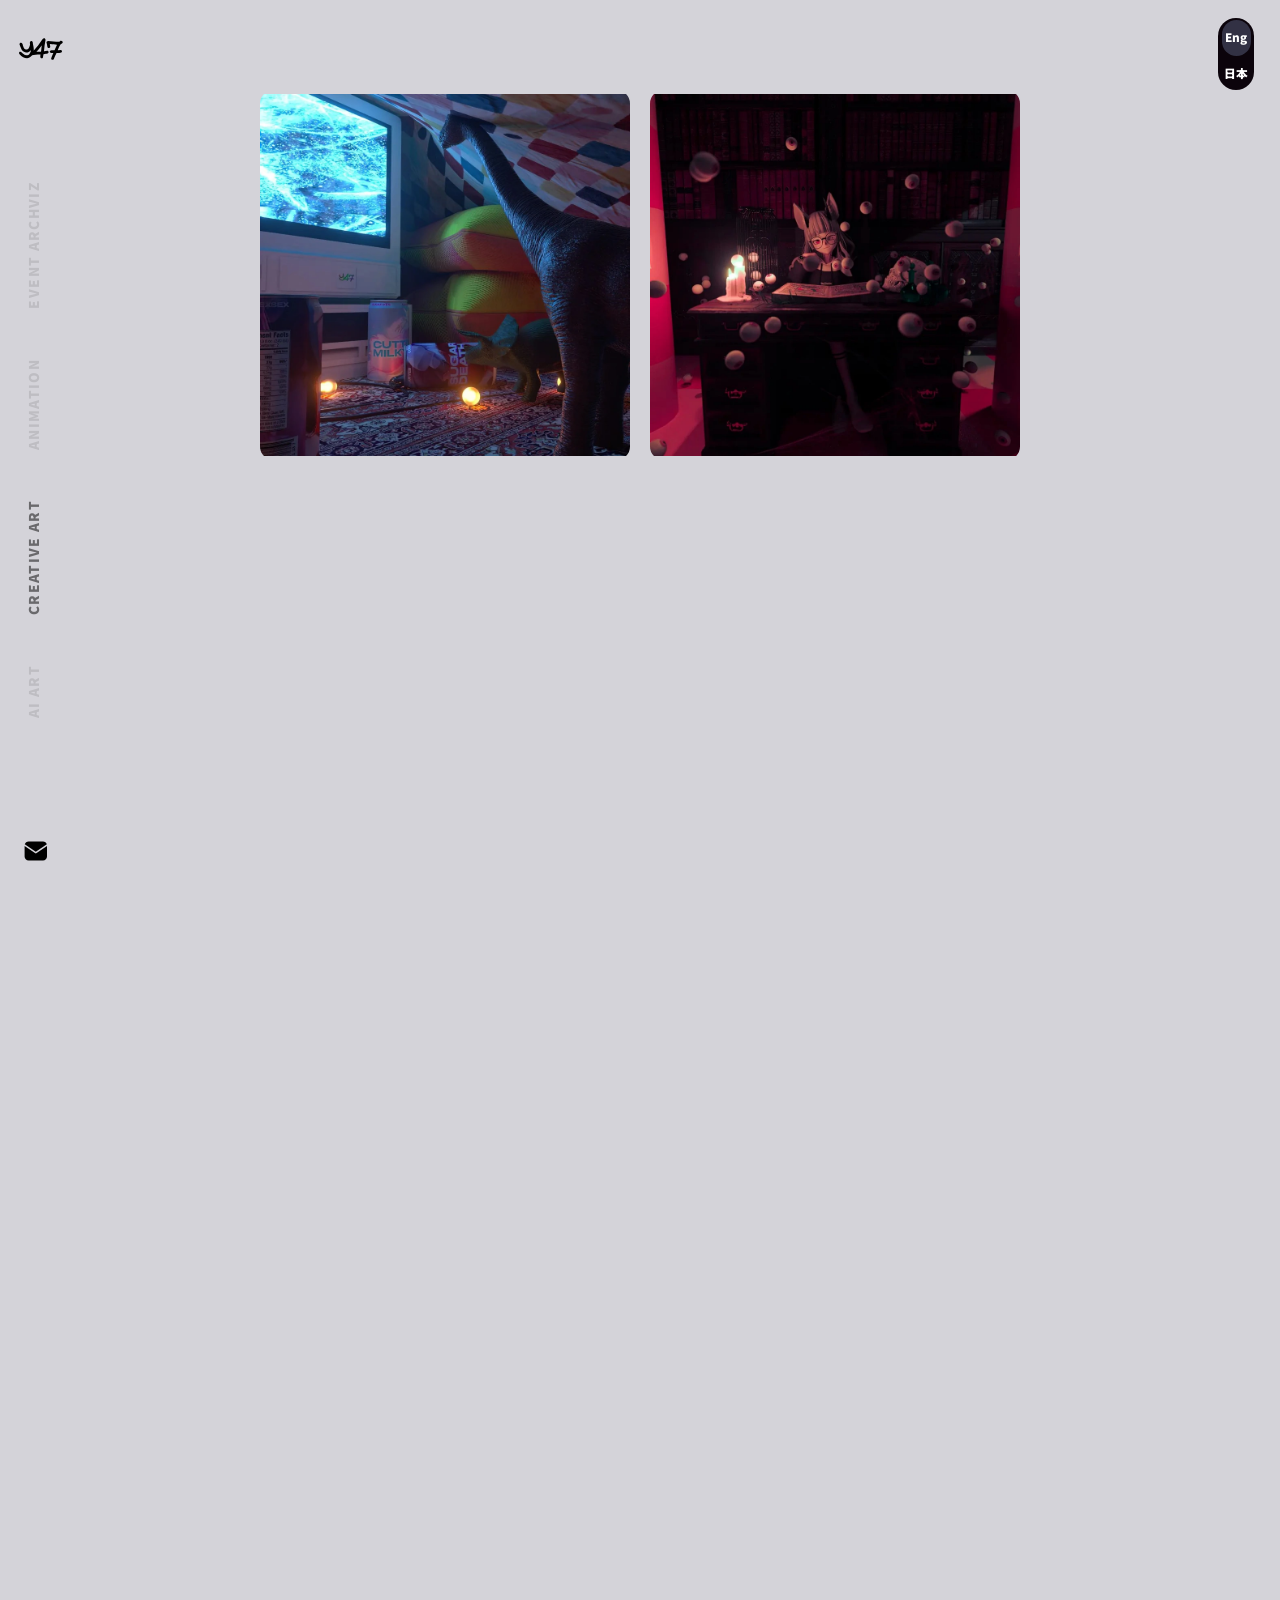
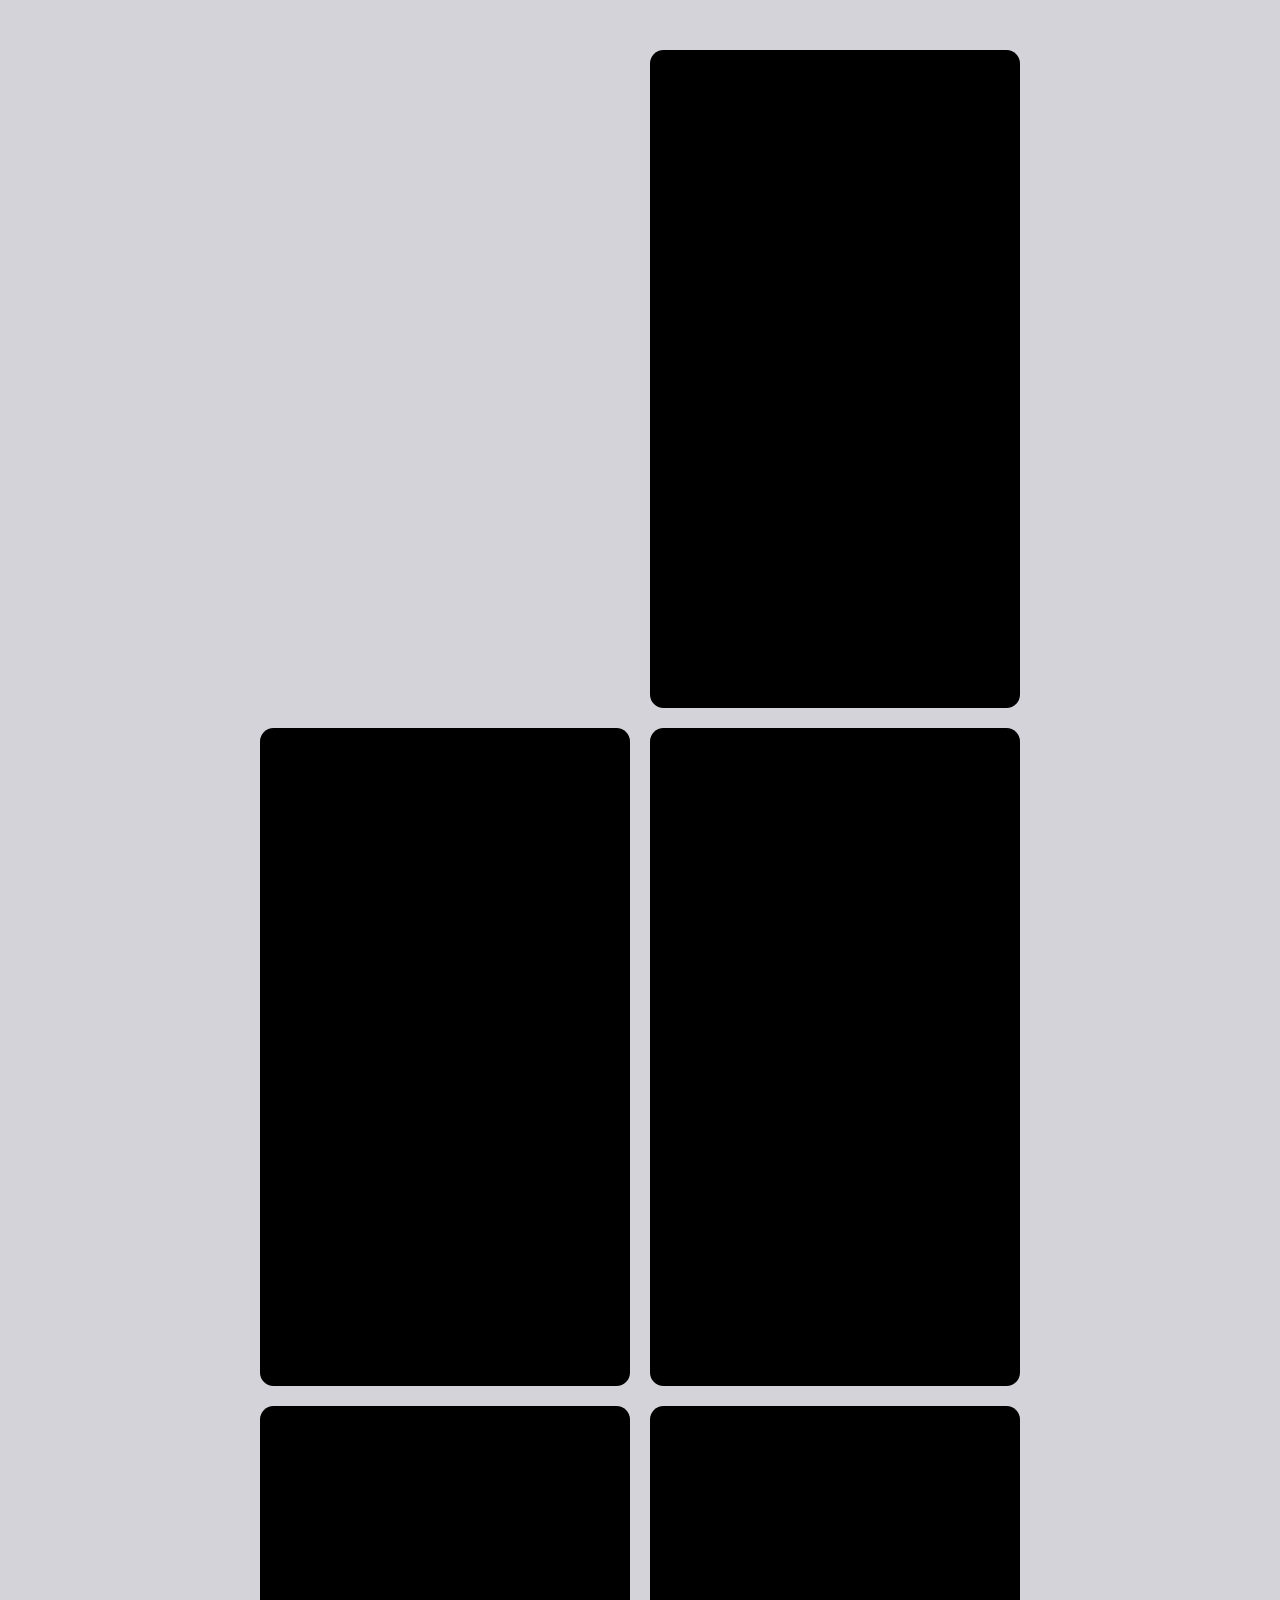
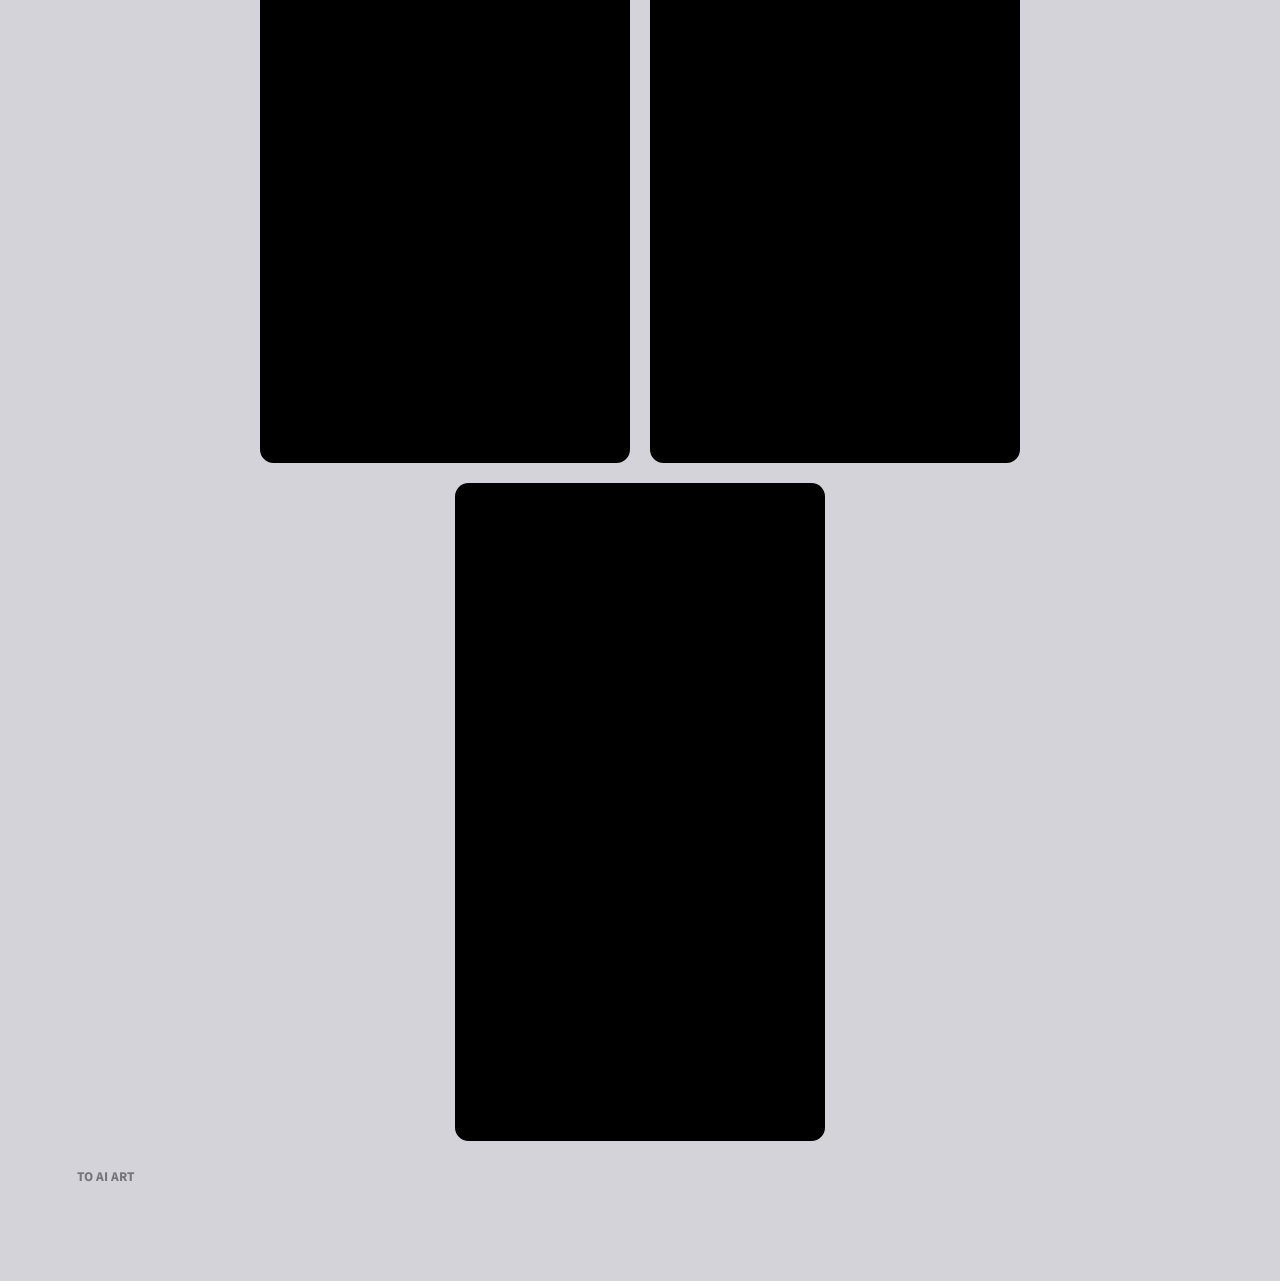
<file: work-creative-art.html>
<!DOCTYPE html>
<html lang="en"> 
<head>
    <meta charset="UTF-8"> 
    <meta name="viewport" content="width=device-width, initial-scale=1.0">
    <title>Work</title>
    <link rel="stylesheet" href="style.css">
	
	<link rel="icon" href="/img/y47icon.svg" type="image/svg+xml" sizes="any">
	<link rel="icon" href="/img/y47icon.ico" sizes="32x32">
	<link rel="apple-touch-icon" href="/img/y47icon.png">
	
	<link rel="preconnect" href="https://fonts.googleapis.com">
	<link rel="preconnect" href="https://fonts.gstatic.com" crossorigin>
	<link href="https://fonts.googleapis.com/css2?family=Noto+Sans+JP:wght@400;600;900&display=swap" rel="stylesheet">
	
</head>
<body class="work-page" id="creative-page">

    <a href="index.html" class="logo-back">
        <img class="logo" src="img/logo-y47.svg" alt="Logo">
    </a>
	
	<script src="lang-switch.js"></script>
              <div class="lang-switch-eng" style="position: fixed; top: 2%; right: 2%; width: 4vh;">
                <div class="eng">
					<div class="rectangle-2"></div>
					<div class="text-wrapper-3" style="font-size: 1.3vh;">Eng</div>
				</div>
                <div class="jp">
                  <div class="rectangle-2"></div>
                  <div class="text-wrapper-3" style="font-size: 1.3vh;">日本</div>
                </div>
              </div>
            
	<div class="contact-container">
    <button type="button" id="menuBtn" class="contact-icon trigger-reset" style="background: none; border: none; cursor: pointer; padding: 0;">
        <svg viewBox="0 2 30 28" xmlns="http://www.w3.org/2000/svg" width="24" height="24">
            <path d="M16,16.8l13.8-9.2C29.2,5.5,27.3,4,25,4H7C4.7,4,2.8,5.5,2.2,7.6L16,16.8z" fill="black"></path>
            <path d="M16.6,18.8C16.4,18.9,16.2,19,16,19s-0.4-0.1-0.6-0.2L2,9.9V23c0,2.8,2.2,5,5,5h18c2.8,0,5-2.2,5-5V9.9L16.6,18.8z" fill="black"></path>
        </svg>
    </button>
</div>
	
<aside class="group-label">
    <a href="work-archviz.html" class="nav-link archviz-link" data-key="menu_archviz">ARCHVIZ</a>
    <a href="work-animation.html" class="nav-link animation-link" data-key="menu_animation">ANIMATION</a>
    <a href="work-creative-art.html" class="nav-link creative-link" data-key="menu_art">CREATIVE ART</a>
	<a href="ai-art.html" class="nav-link ai-link" data-key="menu_ai">AI ART</a>
</aside>
			
<div class="work-content-wrapper">	
    <div class="portfolio-grid">
    
    <div class="media-unit">
      <div class="main-display square">
        <img src="img/creativeart/ca_1.jpg" alt="Creative Art 1" class="media-content" loading="lazy">
      </div>
    </div>

    <div class="media-unit">
      <div class="main-display square">
        <img src="img/creativeart/ca_2.jpg" alt="Creative Art 1" class="media-content" loading="lazy">
      </div>
    </div>

    <div class="media-unit">
      <div class="main-display square">
        <iframe src="https://player.vimeo.com/video/875097458" loading="lazy"></iframe>
      </div>
    </div>
	
	<div class="media-unit">
      <div class="main-display square">
        <iframe src="https://player.vimeo.com/video/748680983" loading="lazy"></iframe>
      </div>
    </div>
	
	<div class="media-unit">
      <div class="main-display square">
        <iframe src="https://player.vimeo.com/video/748682854" loading="lazy"></iframe>
      </div>
    </div>
	
	<div class="media-unit">
      <div class="main-display square">
        <iframe src="https://player.vimeo.com/video/748683498" loading="lazy"></iframe>
      </div>
    </div>
	
	</div>
	
  <div class="portfolio-grid vertical-section">
  
	<div class="media-unit">
        <div class="main-display square">
		<iframe src="https://player.vimeo.com/video/1154261607" loading="lazy"></iframe>
		</div>
    </div>
	
	
	<div class="media-unit">
        <div class="main-display square">
		<iframe src="https://player.vimeo.com/video/1154263272" loading="lazy"></iframe>
		</div>
    </div>
	
	<div class="media-unit">
        <div class="main-display square">
		<iframe src="https://player.vimeo.com/video/1154266073" loading="lazy"></iframe>
		</div>
    </div>
	
	<div class="media-unit">
        <div class="main-display vertical">
		<iframe src="https://player.vimeo.com/video/1154260049" loading="lazy"></iframe>
		</div>
    </div>
	
	<div class="media-unit">
        <div class="main-display vertical">
		<iframe src="https://player.vimeo.com/video/1154259175" loading="lazy"></iframe>
		</div>
    </div>
	
	
	<div class="media-unit">
        <div class="main-display vertical">
		<iframe src="https://player.vimeo.com/video/1154268521" loading="lazy"></iframe>
		</div>
    </div>


	<div class="media-unit">
        <div class="main-display vertical">
		<iframe src="https://player.vimeo.com/video/1184750782" loading="lazy"></iframe>
		</div>
    </div>
	
	<div class="media-unit">
        <div class="main-display vertical">
		<iframe src="https://player.vimeo.com/video/1184751135" loading="lazy"></iframe>
		</div>
    </div>
	
	
	<div class="media-unit">
        <div class="main-display vertical">
		<iframe src="https://player.vimeo.com/video/1184752531" loading="lazy"></iframe>
		</div>
    </div>
	
  </div>
  <div class="page-transition">
    <a href="/ai-art" class="text-wrapper-2">TO AI ART</a>
</div>
  <div class="popup-wrapper">
    <div id="popupMenu" class="popup-container">
        <div class="menu-content">
    <a href="https://t.me/yng_47" target="_blank">
        <svg class="pop-icon" viewBox="2 4 26 22" xmlns="http://www.w3.org/2000/svg" preserveAspectRatio="xMidYMid">
            <path d="M4.69506 13.5888C12.0802 10.3398 21.6372 6.37873 22.9564 5.83048C26.4169 4.39552 27.4787 4.67053 26.9493 7.84835C26.5691 10.1324 25.472 17.6945 24.5976 22.4013C24.0788 25.1924 22.9147 25.5233 21.0843 24.3157C20.204 23.7346 15.7611 20.7965 14.7968 20.1066C13.9165 19.4779 12.7025 18.7216 14.225 17.232C14.7668 16.7014 18.3184 13.3102 21.0854 10.6707C21.448 10.324 20.9926 9.75458 20.5742 10.0325C16.8446 12.5058 11.6736 15.9387 11.0155 16.3858C10.0212 17.061 9.06634 17.3707 7.35226 16.8783C6.05716 16.5063 4.79202 16.0626 4.2996 15.8934C2.40336 15.2423 2.85347 14.3991 4.69506 13.5888Z" fill="black"></path>
        </svg>
    </a>

    <a href="https://www.instagram.com/young_47_/">
        <svg class="pop-icon" viewBox="0 0 30 30" xmlns="http://www.w3.org/2000/svg" preserveAspectRatio="xMidYMid">
            <path d="M9.99805 3C6.13905 3 3 6.14195 3 10.002V20.002C3 23.861 6.14195 27 10.002 27H20.002C23.861 27 27 23.858 27 19.998V9.99805C27 6.13905 23.858 3 19.998 3H9.99805ZM22 7C22.552 7 23 7.448 23 8C23 8.552 22.552 9 22 9C21.448 9 21 8.552 21 8C21 7.448 21.448 7 22 7ZM15 9C18.309 9 21 11.691 21 15C21 18.309 18.309 21 15 21C11.691 21 9 18.309 9 15C9 11.691 11.691 9 15 9ZM15 11C13.9391 11 12.9217 11.4214 12.1716 12.1716C11.4214 12.9217 11 13.9391 11 15C11 16.0609 11.4214 17.0783 12.1716 17.8284C12.9217 18.5786 13.9391 19 15 19C16.0609 19 17.0783 18.5786 17.8284 17.8284C18.5786 17.0783 19 16.0609 19 15C19 13.9391 18.5786 12.9217 17.8284 12.1716C17.0783 11.4214 16.0609 11 15 11V11Z" fill="black"></path>
        </svg>
    </a>

    <a href="mailto:kryuchkov.design@gmail.com">
        <svg class="pop-icon" viewBox="2 4 28 24" xmlns="http://www.w3.org/2000/svg" preserveAspectRatio="xMidYMid">
            <path d="M16,16.8l13.8-9.2C29.2,5.5,27.3,4,25,4H7C4.7,4,2.8,5.5,2.2,7.6L16,16.8z" fill="black"></path>
            <path d="M16.6,18.8C16.4,18.9,16.2,19,16,19s-0.4-0.1-0.6-0.2L2,9.9V23c0,2.8,2.2,5,5,5h18c2.8,0,5-2.2,5-5V9.9L16.6,18.8z" fill="black"></path>
        </svg>
    </a>
		</div>
    </div>
  </div>
  
</div>
	<script src="popup.js"></script>
	<script src="mediablur.js"></script>
    <script src="slideshow.js"></script>
</body>

</html>
</file>
<file: style.css>
body {
  background-color: #f34f22;
  display: flex;
  justify-content: center;  /* horizontal centering */
  align-items: flex-start;  /* optional: vertical alignment */
  height: 100vh;
  overflow: hidden;
  margin: 0;
  padding: 0;
}

.iphone {
  background-color: #f34f22;
  width: 80vw; /* same as main container */
  min-height: 0px;
  margin: 0 auto; /* centers horizontally */
  display: flex;
  flex-direction: column;
  gap: 1vh;
  justify-content: center;
  
}

.iphone .main-container {
  aspect-ratio: 5 / 6;
  width: 100%;
  position: relative;
  margin-top: 8vh;
  background-color: #ffffff;
  border-radius: 2.2vh;
}

.iphone .background-graphic {
  position: absolute;
  top: 1%;
  left: 50%;
  transform: translate(-50%, 0%);
  aspect-ratio: 1;
  width: 98%;
  display: flex;
  background-image: url(./img/background.svg);
  background-size: 100% 100%;
}

.iphone .logo {
  position: absolute;
  width: 8%;
  aspect-ratio: 2 / 1;
  top: 1%;
  left: 50%;
  transform: translateX(-50%);
}

.iphone .divider {
  display: flex;
  flex-direction: column;
  width: 100%;
  height: 100%;
  align-items: flex-start;
  padding: 0px 0.5% 3% 5%;
  position: absolute;
  overflow: hidden;
}

.iphone .top {
  display: flex;
  justify-content: space-between; 
  align-items: flex-end; 
  padding: 2% 0px 0px 0px;  
  width: 100%;
  height: auto;                  
}

.iphone .skills {
  top: 10%;
  position: relative;
  width: 40%;
  height: auto;
  overflow: visible;
}

.iphone .background-graphic-s {
  min-width: 40vw;
  width: 100%;
  aspect-ratio: 5 / 6;
  background-image: url(./img/rectangle-6.svg);
  background-repeat: no-repeat;
  background-position: left top;  
  background-size: contain;
  
}
/*
.iphone .background-graphic-s rectangle {
  display: block;
  width: 100%;        
  height: auto;        
}*/

.iphone .div {
  display: flex;
  flex-direction: column;
  width: auto;
  height: auto;
  align-items: flex-start;
  padding: 8% 0px 0px 7%;
  position: absolute;
  top: 0;
  left: 0;
}

.iphone .frame {
  display: flex;
  align-items: center;;
  position: relative;
  align-self: stretch;
  margin-bottom: 2vh;
  padding: 0px 0px 0px 3%;
  width: 100%;
  flex: 0 0 auto;
}

.iphone .text-wrapper {
  position: relative;
  width: fit-content;
  opacity: 0.5;
  font-family: /*"Neulis_Sans_Semi_Bold",*/ Noto Sans JP;
  font-weight: 600;
  color: #000000;
  font-size: 1vh;
  letter-spacing: 0;
  line-height: 1vh;
  white-space: nowrap;
}

.iphone .skill-list {
  display: flex;
  flex-direction: column;
  align-items: flex-start;
  gap: 0.5vh;
  position: relative;
  align-self: stretch;
  width: 100%;
  flex: 0 0 auto;
}

.iphone .frame-2 {
  display: inline-flex;
  align-items: center;
  gap: 0.5vh;
  position: relative;
  flex: 0 0 auto;
}

.iphone .img {
  position: relative;
  width: auto;
  height: 2.8vh;
  aspect-ratio: 1;
}

.text-wrapper-2 {
  position: relative;
  width: fit-content;
  font-family: /*"Neulis_Sans_Black",*/ Noto Sans JP;
  font-weight: 900;
  color: #1d1c22;
  font-size: 1.3vh;
  letter-spacing: 0;
  line-height: 1.3vh;
  white-space: nowrap;
  text-decoration: none;
}

.sidebar {
  display: flex;
  flex-direction: column;
  width: 7.5%;
  align-items: flex-start;
  position: relative;
  align-self: stretch;
}

.lang-switch-eng {
  display: flex;  
  flex-direction: column;  
  width: 87%;                 
  aspect-ratio: 1 / 2;                
  border-radius: 999px;
  overflow: hidden;
  background-color: #0b030b;
}

.lang-switch-eng .eng,
.lang-switch-eng .jp {
  flex: 1;                     
  position: relative;
  display: flex;
  align-items: center;
  justify-content: center;
  cursor: pointer;
}

.lang-switch-eng .eng .rectangle-2,
.lang-switch-eng .jp .rectangle-2 {
  position: absolute;
  top: 5%;
  bottom: auto;
  aspect-ratio: 4 / 5;
  inset: 10%;
  background-color: #323144;
  border-radius: 999px;
  opacity: 0;                  
  transition: opacity 0.3s ease;
  pointer-events: none;        
}

.text-wrapper-3 {
  position: relative;
  z-index: 1;                  
  font-family: /*"Neulis_Sans_Black",*/ Noto Sans JP;
  font-weight: 900;
  font-size: 0.8vh;
  color: #ffffff;
  white-space: nowrap;
}

.lang-switch-eng .eng.active .rectangle-2{
  opacity: 1;
  top: 5%;
  bottom: auto;
  
}
.lang-switch-eng .jp.active .rectangle-2 {
  opacity: 1;
  top: auto;
  bottom: 5%;
  
}

.lang-txt {
  transition: opacity 0.15s ease;
}
.lang-txt.hidden {
  opacity: 0;
}

.iphone .mid {
  display: flex;
  height: 100%;
  align-items: center;
  padding: 0px 0px 0%;
  position: relative;
  align-self: stretch;
  width: 100%;
}


.iphone .element-generalist {
  position: relative;
  width: fit-content;
  font-family: "Dela Gothic One", Helvetica;
  font-weight: 900;
  white-space: pre-line;
  color: #ffffff;
  font-size: 3.7vh;
  letter-spacing: 0;
  line-height: 3.7vh;
  z-index: 9999;
}

.element-generalist.lang-jp {
  font-family: 'Dela Gothic One', sans-serif;
  font-size: 4vh;
  line-height: 4vh;
}

.iphone .bottom {
  position: relative;
  align-self: stretch;
  width: 100%;
  height: auto;
  display: flex;          /* enables flex layout */
  align-items: center;    /* vertical centering */
  justify-content: flex-start;
}

.iphone .bottom .software_list {
  display: flex;
  height: auto;
  display: flex;
  position: relative;
  flex-direction: row;
  align-items: flex-start;
  justify-content: flex-start;
  width: 100%;
  gap: 2%;
}

.iphone .bottom .software_list .sl_img_frame {
  aspect-ratio: 3 / 2;             
  height: 5.5vh;            
  border-radius: 1vh;     
  background-size: cover;  
  background-position: center;
  background-repeat: no-repeat;
  background-color: #f34f22;
  display: flex;           
  align-items: center;
  justify-content: center;
  cursor: pointer;
  position: relative;
}

.iphone .bottom .software_list .sl_img_frame .icon {
  aspect-ratio: 1;             
  height: 60%;     
  transition: opacity 0.3s ease;
  opacity: 1;  
}

.iphone .bottom .software_list .sl_img_frame .software-desc {
  position: absolute;
  inset: 0;
  display: flex;
  align-items: center;
  justify-content: center;
  text-align: center;
  opacity: 0;
  transition: opacity 0.3s ease;
  pointer-events: none; 
  padding: 5%; 
   
}

/* Desktop Hover Effects */
.iphone .bottom .software_list .sl_img_frame:hover .icon {
  opacity: 0;
}

.iphone .bottom .software_list .sl_img_frame:hover .software-desc {
  opacity: 1;
}

/* Mobile/Tablet Tap Effects */
.iphone .bottom .software_list .sl_img_frame.active .icon {
  opacity: 0;
}

.iphone .bottom .software_list .sl_img_frame.active .software-desc {
  opacity: 1;
}

.iphone .overlay-image { /*OVERLAY IMAGE OVERLAY IMAGE OVERLAY IMAGE OVERLAY IMAGE OVERLAY IMAGE OVERLAY IMAGE OVERLAY IMAGE OVERLAY IMAGE OVERLAY IMAGE*/
  pointer-events: none;
  position: absolute;
  top: -12%;
  left: 30%;
  height: 55vh;
  object-fit: cover;
  z-index: 9998;   
}

.iphone .menu-container {
  display: flex;
  flex-direction: row;
  justify-content: space-around;
  padding: 3%;
  width: 100%;
  align-items: center;
  background-color: #ffffff;
  border-radius: 2.2vh;
}

.menu-item {
  display: flex;
  flex-direction: column;
  align-items: center;
}

.menuframe {
  position: relative;
  width: 8.25vh;
  aspect-ratio: 1 / 1;
  border-radius: 1vh;
  overflow: hidden;
  cursor: pointer;
}

.menu-link {
  text-decoration: none;
  color: inherit;
  display: block; 
}

.menuframe .bg-default,
.menuframe .bg-hover {
  position: absolute;
  inset: 0;
  background-size: cover;
  background-position: center;
  transition: opacity 0.3s ease;
}

.menuframe .bg-default { opacity: 1; }
.menuframe .bg-hover   { opacity: 0; }

/* Desktop hover */
.menuframe:hover .bg-default { opacity: 0; }
.menuframe:hover .bg-hover   { opacity: 1; }

/* Mobile tap */
.menu-item.active .bg-default { opacity: 0; }
.menu-item.active .bg-hover   { opacity: 1; }


.iphone .menu-title {
  position: relative;
  width: 100%;
  opacity: 0.5;
  margin-top: 10%;
  font-family: /* "Neulis_Sans_Black",*/ Noto Sans JP;
  font-weight: 900;
  color: #080206;
  font-size: 1vh;
  text-align: center;
  letter-spacing: 0;
  line-height: 1vh;
}

/* =========================
    SHORT SCREENS (iPhone SE, Small Androids)
========================= */
@media (max-height: 670px) and (max-width: 480px) {

.iphone .frame {
  margin-bottom: 3vh; 
}

.iphone .element-generalist {
  font-size: 4.5vh;
  line-height: 4.5vh;
}

.iphone .overlay-image {
  height: 48vh;
  top: -5%;
}
}

/* =========================
    TABLET (768px - 1439px)
========================= */
@media (min-width: 768px) and (max-width: 1023px) {

body {
  align-items: center; 
}

.iphone .main-container {
  margin-top: 5%;
  }

.iphone .background-graphic-s {
  min-width: 0; 
  background-image: url(./img/rectangle-5.svg);
  background-size: contain;
  aspect-ratio: 4 / 3;
  width: 90%;
}

.iphone .divider {
  width: 100%;
  height: 100%; 
}

.iphone .skills {
  width: 100%;
  position: relative;
  display: flex;
}

.iphone .div {
  padding: 4% 0 0 5%;
}

.iphone .frame {
  margin-bottom: 10%;
}

.iphone .text-wrapper {
  font-size: 1.5vh;
  line-height: 1.5vh;
}

.iphone .skill-list {
  gap: 1.3vh;
}

.iphone .frame-2 {
  gap: 1vh;
}

.iphone .img {
  height: 4vh; 
}

.text-wrapper-2 {
  font-size: 2.5vh;
  line-height: 2.5vh;
}

.iphone .text-wrapper-3 {
  font-size: 1.2vh;
}

.menuframe {
  width: 12.75vh;
}

.iphone .menu-title {
  font-size: 1.5vh;
  line-height: 1.5vh;
}

.iphone .bottom .software_list .sl_img_frame {           
  height: 9vh; 
}

.iphone .element-generalist {
  font-size: 6vh;
  line-height: 6vh;
}

.element-generalist.lang-jp {
  font-size: 6vh;
  line-height: 6vh;
}


.iphone .overlay-image { 
  top: -3%;
  left: 47%;
  height: 76vh;  
}
}

/* =========================
   TABLET LANDSCAPE AND DESKTOP (1024+)
========================= */
@media (min-width: 1024px) { /*  TABLET LANDSCAPE TABLET LANDSCAPE TABLET LANDSCAPE TABLET LANDSCAPE TABLET LANDSCAPE*/

body {
  align-items: center; 
}

.iphone { 
  width: fit-content;
  height: 100dvh;
  flex-direction: row;
  justify-content: center;
  align-items: center;
  gap: 1vw;
}

.iphone .main-container {
  height: 80vh;
  width: auto; 
  min-width: 15vh;
  order: 2;
  border-radius: 3.7vh;
  margin-top: 0;
  }
  
.iphone .divider {
  width: 100%;
  height: 100%; 
}

.iphone .skills {
  width: 100%;
  position: relative;
  display: flex;
}

.iphone .div {
  padding: 4% 0 0 5%;
}

.iphone .frame {
  margin-bottom: 10%;
}

.iphone .text-wrapper-3 {
  font-size: 1.3vh;
}


.iphone .text-wrapper {
  font-size: 2vh;
  line-height: 2vh;
}

.iphone .skill-list {
  gap: 0.8vh;
}

.iphone .background-graphic-s {
  min-width: 0; 
  background-image: url(./img/rectangle-5.svg);
  background-size: contain;
  aspect-ratio: 4 / 3;
  width: 90%;
}


.iphone .frame-2 {
  gap: 1vh;
}

.iphone .img {
  height: 4.5vh; 
}

.iphone .text-wrapper-2 {
  font-size: 3vh;
  line-height: 2.5vh;
}

.iphone .menu-container {
  order: 1;
  padding: 0.5vh 2vh;
  width: auto;
  min-width: 15vh;
  height: 80vh;
  flex-direction: column;
  border-radius: 2.5vh;
  }

.menuframe {
  width: 15vh; 
}

.iphone .menu-title {
  font-size: 1.5vh;
  line-height: 1.5vh;
}

.iphone .bottom .software_list .sl_img_frame {
  aspect-ratio: 1 / 1;             
  height: 10vh;
    
}

.iphone .element-generalist {
  font-size: 6.3vh;
  line-height: 6.3vh;
}

.element-generalist.lang-jp {
  font-size: 6.3vh;
  line-height: 6.3vh;
}

.iphone .overlay-image { 
  top: -12%;
  left: 35%;
  height: 100vh;  
}
}

/* -- WORK PAGE BASE --------------------------------------------------------- */

.work-page {
    background-color: #D4D3D9;
    overflow-y: auto;
    height: auto;
    font-family: 'Noto Sans JP', sans-serif;
    scroll-behavior: smooth;
}

/* --- contact --- */

.contact-container {
	display: flex; 
	justify-content: center;
	position: fixed;
    bottom: 3%;
    left: 1%;
    z-index: 1000;
}
.contact-icon {
    aspect-ratio: 1; 
    width: 5vh;
    display: flex;
	opacity: 1;
	justify-content: center;
	align-items: center;
}

.contact-icon.active {
    opacity: 0.5;
}



/* --- popup --- */

.pop-icon {
    width: 32px; 
    height: 32px;
    display: block;
}

.popup-wrapper {
    position: fixed;
	left: 1%;
	bottom: 7%;
    display: inline-flex; 
    flex-direction: column;
    align-items: flex-start;
}

.trigger-reset {
    background: none;
    border: none;
    padding: 0;
    margin: 0;
    cursor: pointer;
    outline: none;
}

.popup-container {
  position: absolute;
    bottom: 100%;
    left: 0;
    margin-bottom: 15px; 
    
    background: rgba(255, 255, 255, 0.2);
    backdrop-filter: blur(10px);
    -webkit-backdrop-filter: blur(10px);
    border-radius: 50px; 
    padding: 10px 10px;
    box-shadow: 0 8px 32px rgba(0, 0, 0, 0.1);
    border: 1px solid rgba(255, 255, 255, 0.3);
    
    opacity: 0;
    visibility: hidden;
    transform: translateY(10px); 
    transition: all 0.3s ease-out;
    z-index: 1000;
}

.popup-container.show {
	opacity: 1;
    visibility: visible;
    transform: translateY(0);
}

.menu-content {
  display: flex;
  justify-content: flex-start;
  align-items: center;
  gap: 2px;
}

.menu-content a {
  align-items: center;
  justify-content: center;
  display: flex;
  text-decoration: none;
  color: #ffffff;
  cursor: pointer;
}



/* --- popup end --- */
.logo-back {
    position: fixed;
    top: 3%;
    left: 1.5%;
	transform-origin: left center;
    z-index: 1000;
    text-decoration: none;
    transition: transform 0.3s ease, opacity 0.3s ease;
}

.logo-back:hover {
    transform: scale(1.05);
    opacity: 0.8;
}

.logo-back .logo {
	display: block;
    position: relative;
    width: 5vh;
    height: 5vh;
	
}

.portfolio-container {
    width: 93%;
    margin: 0 auto;
    padding: 10vh 6vw;
}

.portfolio-grid {
    width: 93%;
	max-width: 1400px;
    margin: 0 auto;
    
    display: flex;
	flex-wrap: wrap;
    gap: 20px; 
    justify-content: center;
}

.work-content-wrapper {
    display: flex;
    flex-direction: column;
    width: 100%;
	gap: 20px;
	padding: 10vh 6vw; 
}

.vertical-section .main-display.vertical {
    width: 370px;
    height: auto; 
    aspect-ratio: 9 / 16;
    border-radius: 1.5vh;
    overflow: hidden;
    background: #000;
}

/* --- GROUPING --- */
.project-group {
    display: flex;
    flex-direction: row;
    margin-bottom: 20vh;
    gap: 1vw;
	content-visibility: auto;
	contain-intrinsic-size: 100vh;
}

.project-group.is-offscreen {
    visibility: hidden;
}

.group-label {
    position: fixed;
	left: 1%;
	top: 50%;
	transform: translateY(-50%); /* Perfectly centers vertically */
	display: flex;
	flex-direction: column; /* Stacks items vertically */
	justify-content: space-between; /* Ensures spacing logic */
}

.nav-link {
    writing-mode: vertical-rl; /* Rotates text 90 degrees clockwise */
	transform: rotate(180deg);
	text-decoration: none;
	padding: 10px; /* Internal spacing */
	margin: 15px 0; /* Creates the "gaps" you requested */
	color: #000;
	font-family: /*"Neulis_Sans_Black",*/ "Noto Sans JP";
	font-weight: 900;
	font-size: 1.5vh;
    white-space: nowrap;
    letter-spacing: 0.1em;
	opacity: 0.1;
}

.nav-link.lang-jp {
    transform: rotate(0deg);
}

.nav-link:hover {
    opacity: 0.3;
}

body#archviz-page .archviz-link,
body#animation-page .animation-link,
body#creative-page .creative-link,
body#ai-page .ai-link {
    opacity: 0.5;
}

.group-content {
    flex: 1;
}

.page-transition {
	display: flex;
	align-items: flex-start;
	text-decoration: none;
    padding: 1vh 0;
    text-align: center;
	opacity: 0.5
}

.page-transition a {
    transition: 0.3s;
	text-decoration: none;
}

.page-transition a:hover {
    
}

/* --- PROJECT ROW LOGIC --- */
.project-entry {
    margin-bottom: 20vh;
}

.media-row {
    display: flex;
    gap: 5vh;
    width: 100%;
    align-items: flex-start;
    flex-wrap: wrap;
    /* Ensure the row doesn't force children to stretch */
    justify-content: flex-start; 
}

/* --- MEDIA UNITS --- */
.slideshow-unit {
	display: table; 
    /* This forces the table to be as small as possible, 
       expanding only for the 'Main-Display' image */
    width: 1px; 
    min-width: 0;
    flex: 0 0 auto;
}

.video-unit {
    width: fit-content;
    flex: 0 0 auto;
    max-width: 100%;
}

.media-unit { 
    flex: 0 0 auto;
	height: auto;
}


.project-title {
    display: table-caption;
    caption-side: top;
    white-space: normal; /* Allows title to wrap if it's longer than image */
    margin-bottom: 1.5vh;
    font-family: 'Dela Gothic One', sans-serif;
    font-size: 1.8vh;
	line-height: 1.8vh;
	text-transform: uppercase;
}

.main-display {
    height: 370px; 
    width: auto;
    aspect-ratio: 16 / 9; 
    border-radius: 1.5vh;
    overflow: hidden;
    position: relative;
    background: transparent;
}

.main-display img {
	width: 100%;
	aspect-ratio: 1;
    border: none;
    display: block;
    object-fit: contain;
    object-position: center; 
}

.main-display.vertical {
    aspect-ratio: 9 / 16;
}

.main-display.square {
    aspect-ratio: 1 / 1;
}

.active-main {
    width: 100%;
    height: 100%;
    object-fit: contain;
    display: block;
    opacity: 0;
    filter: blur(10px);
    transition: opacity 0.6s ease-in-out, filter 0.6s ease-in-out;
}

.active-main.vertical {
    object-fit: cover;
}


.active-main.loaded {
    opacity: 1;
    filter: blur(0);
}

.main-display iframe {
    width: 100%;
    height: 100%;
    object-fit: cover;
    border: none;
    display: block;
}

.main-display.vertical iframe {
    width: 100%;
    height: 100%;
    border: none;
}

.main-display iframe[src*="instagram.com"] {
    width: 100% !important;
    height: 110% !important; /* Slightly taller to hide the Instagram footer */
    border: none;
}

.custom-video-player {
    width: 100%;
    height: 100%;
    object-fit: cover;  
    display: block;
}

/* --- SLIDESHOW ELEMENTS --- */
.arrows {
    position: absolute;
    top: 50%;
    left: 0;  
    right: 0; 
    width: 100%;
    display: flex;
    justify-content: space-between;
    align-items: center;
    padding: 0 20px; 
    box-sizing: border-box;
    transform: translateY(-50%);
    color: white;
    font-size: 2.5vh;
    cursor: pointer;
    text-shadow: 0 0 15px rgba(0,0,0,0.6);
    pointer-events: none;
    z-index: 10; 
}

.arrows span {
    pointer-events: auto;
    background: rgba(0, 0, 0, 0.3); 
    width: 45px;  
    height: 45px; 
    display: flex;
    align-items: center;
    justify-content: center;
    border-radius: 50%;
    user-select: none;
    transition: background 0.2s, transform 0.2s;
}

.arrows span:hover {
    background: rgba(0, 0, 0, 0.5);
    transform: scale(1.1);
}

.thumbnails {
    display: flex;
    gap: 1.2vh;
    margin-top: 1.5vh;
    width: 0;
    min-width: 100%; 
    
    overflow-x: auto;
    white-space: nowrap;
    scroll-behavior: smooth;
    padding-bottom: 5px;
    -ms-overflow-style: none;
    scrollbar-width: none;
	background: transparent;
}

.thumbnails::-webkit-scrollbar {
    display: none; 
}

.thumb {
    flex: 0 0 100px;
    height: 100px;
    object-fit: cover;
    border-radius: 1vh;
    cursor: pointer;
    opacity: 0.4;
    transition: opacity 0.2s ease, transform 0.2s ease;
}

.thumb:hover {
    opacity: 1;
}

.thumb.active { 
    opacity: 1;
}


/* --- MOBILE ADAPTATION (old 768)--- */
@media (max-width: 1370px) and (pointer: coarse), 
       (max-width: 1024px) {
    .portfolio-container { 
		padding: 5vh 5vw; 
		margin-top: 4vh;
	}
	
	/*.portfolio-grid {
        grid-template-columns: 1fr; 
        justify-items: center;
    }*/
	
	.vertical-section .media-unit {
        /* On smaller screens, go back to 2 per row */
        flex: 1 1 250px; 
        max-width: 100%;
    }
	
	.vertical-section .main-display.vertical {
        width: 100%; /* Follows the media-unit width */
        height: auto;
    }
	
	.page-transition {
	display: none;
}
	
	.media-unit {
		flex: 1 1 250px; 
        max-width: 100%;
	}
	
    .project-group { flex-direction: column; margin-bottom: 10vh; }
	
	.project-entry { margin-bottom: 17vh; }
    
	.pop-icon path {
		fill: white;
	}
	
	.contact-icon path {
		fill: white;
	}
	
	.contact-container {
		display: flex;
		position: fixed;
		z-index: 1000;
		
		left: auto;
		right: 7%;
        bottom: 25px; 
		
        width: auto;
        max-width: 40px;
        
        background: rgba(255, 255, 255, 0.2); /* Semi-transparent */
        backdrop-filter: blur(2px); /* Frosted glass effect */
        -webkit-backdrop-filter: blur(10px);
        border-radius: 50px; 
        box-shadow: 0 8px 32px rgba(0, 0, 0, 0.1);
        border: 1px solid rgba(255, 255, 255, 0.3);
        justify-content: space-around;
        
	}
	
    .group-label { 
        left: 45%;
        bottom: 25px; 
        top: auto;
        display: flex;
		transform: translateX(-50%);
  
        flex-direction: row;
        width: auto;
        max-width: 450px;
        
        background: rgba(255, 255, 255, 0.2); /* Semi-transparent */
        backdrop-filter: blur(2px); /* Frosted glass effect */
        -webkit-backdrop-filter: blur(10px);
        border-radius: 50px; 
        box-shadow: 0 8px 32px rgba(0, 0, 0, 0.1);
        border: 1px solid rgba(255, 255, 255, 0.3);
        justify-content: center;
		gap: 15px;
        padding: 10px 15px;
        z-index: 9999;
    }
    
    .nav-link {
        writing-mode: horizontal-tb;
        transform: none !important;
        margin: 0;
		width: auto;
        padding: 0px;
        font-size: 1.4vh;
        flex: none; 
		display: block;
        text-align: center;
		color: #ffffff;
		opacity: 0.5;
	}
	


	body#archviz-page .archviz-link,
	body#animation-page .animation-link,
	body#creative-page .creative-link
	body#ai-page .ai-link {
		opacity: 1;
	}
	
    .media-row { 
        flex-direction: column; 
        gap: 1vh; 
    }

    .project-title {
        display: block; 
        font-size: 2.2vh;
		line-height: 2.2vh;
    }
    
    .logo-back {
		position: fixed;
        top: 10px;
        left: auto;
		width: auto;
		padding: 0.5% 3%;
        
        background: rgba(255, 255, 255, 0.2); /* Semi-transparent */
        backdrop-filter: blur(2px); /* Frosted glass effect */
        -webkit-backdrop-filter: blur(10px);
        border-radius: 50px; 
        box-shadow: 0 8px 32px rgba(0, 0, 0, 0.1);
        border: 1px solid rgba(255, 255, 255, 0.3);
        justify-content: space-around;
        
        z-index: 9999;
		
    }
	
	.logo-back .logo {
		margin-left: 0%;
	}

    .slideshow-unit, .video-unit {
        width: 100%;
        display: block;
    }

    .main-display {
        height: auto;
        width: 100%;
    }

    .main-display.vertical {
		display: flex;
		align-items: flex-start;
        width: 70%;
        margin: 0;
    }
	

    .thumb {
        flex: 0 0 80px;
        height: 80px;
    }
}
</file>
